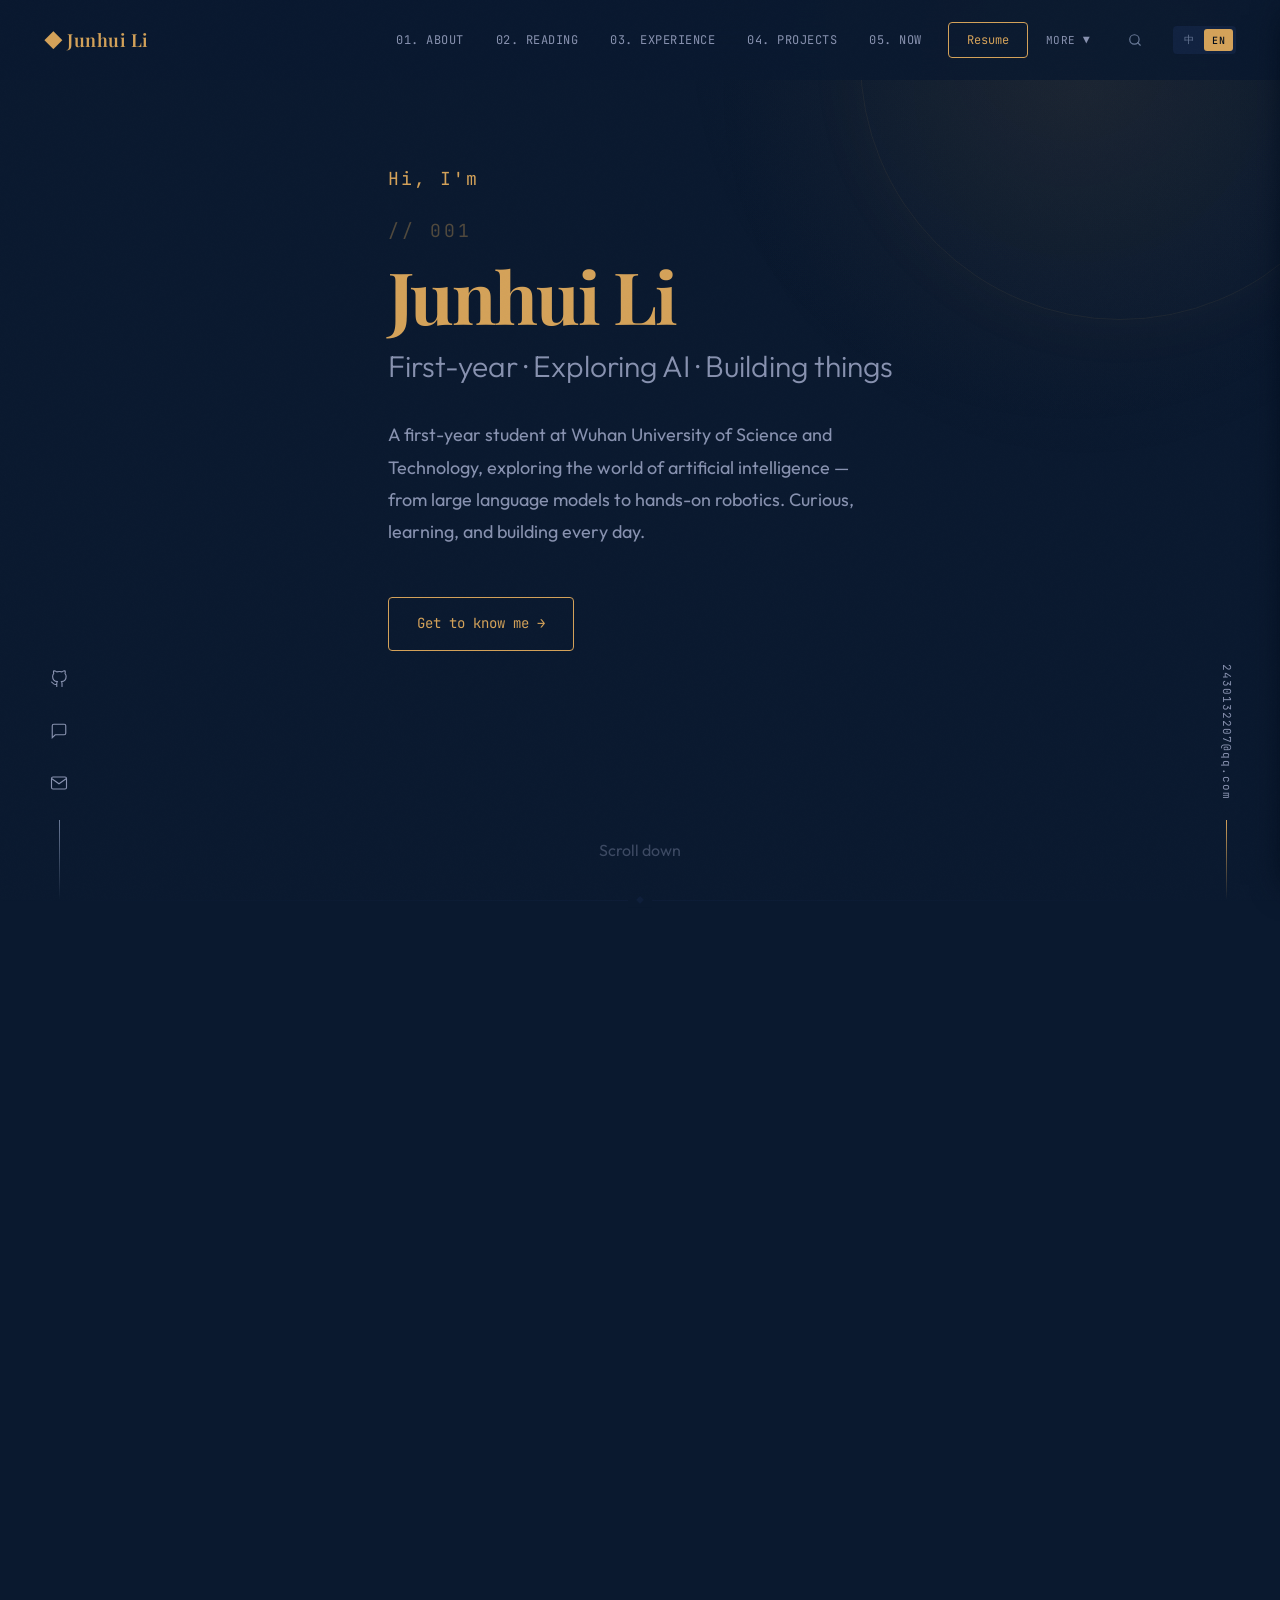
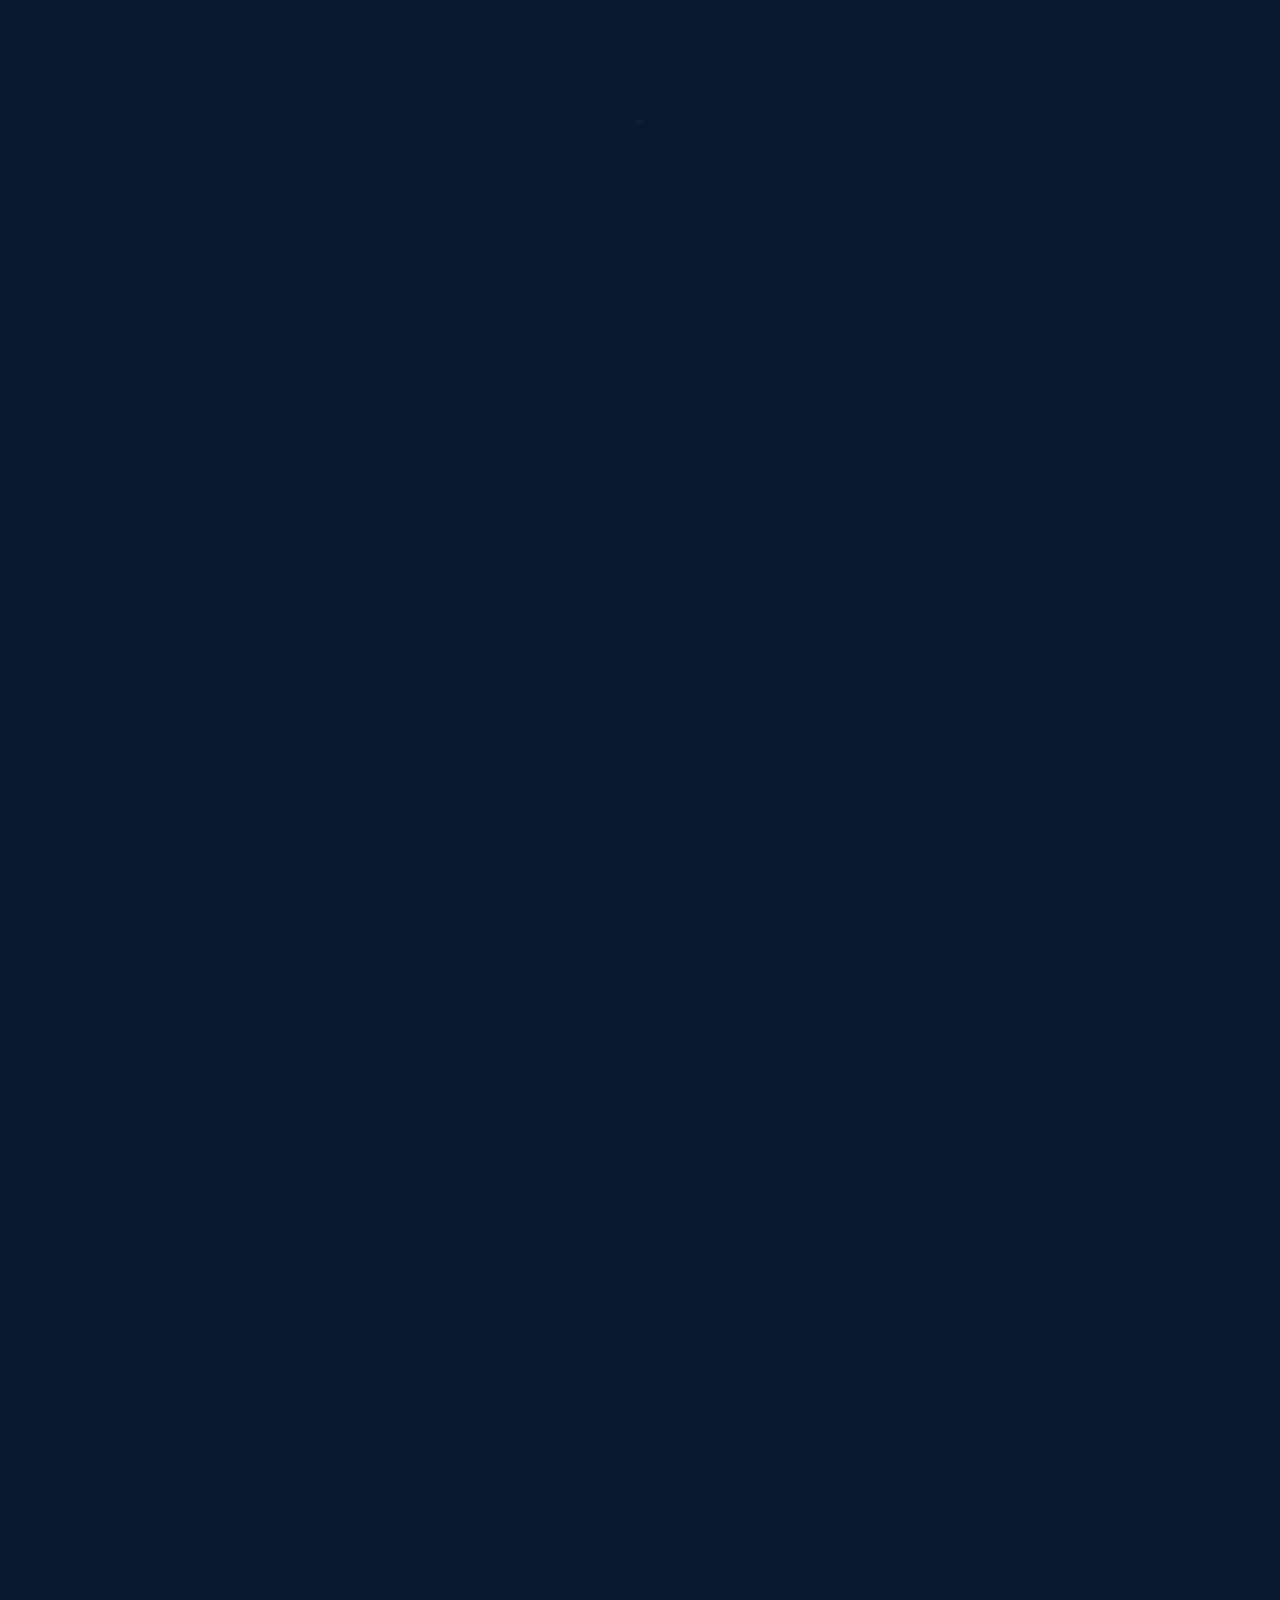
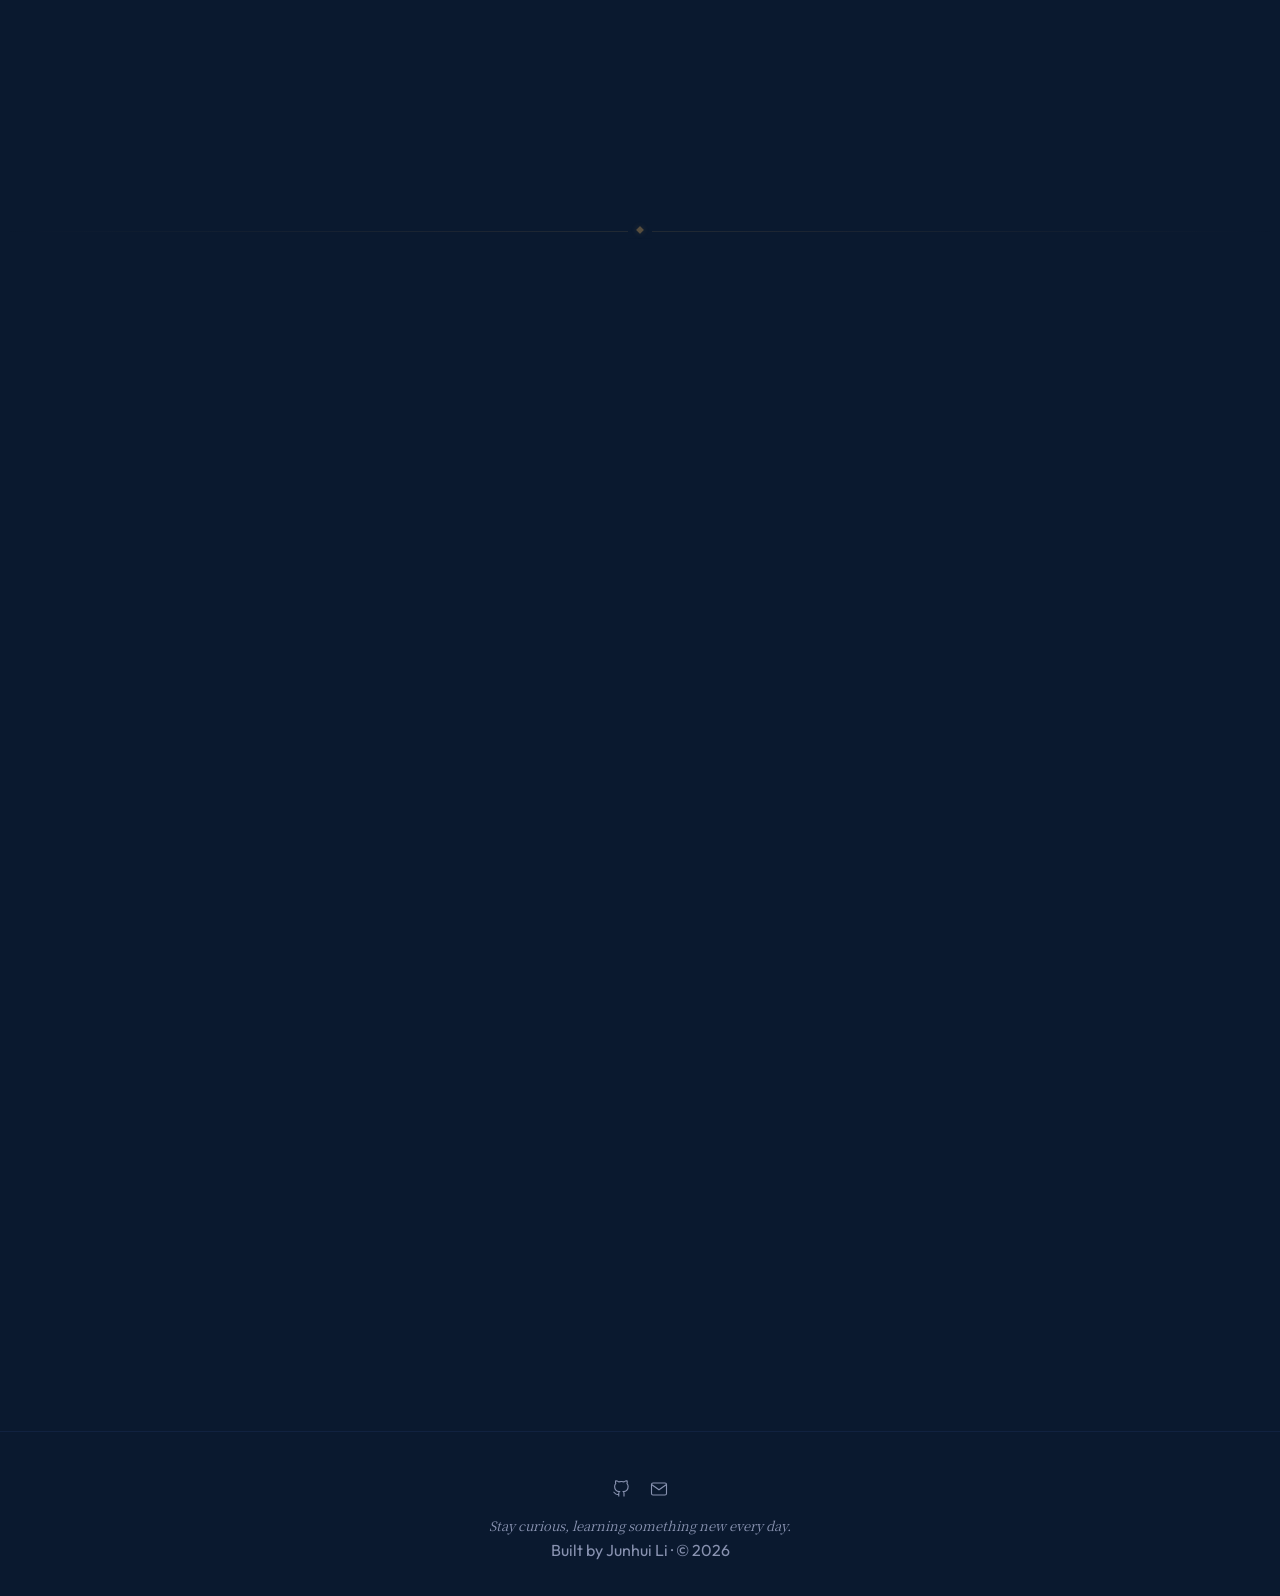
<file: index.html>
<!DOCTYPE html>
<html lang="zh-CN">
<head>
<meta charset="UTF-8">
<meta name="viewport" content="width=device-width, initial-scale=1.0">
<title data-en="Junhui Li · Personal Homepage" data-zh="李军辉 · 个人主页">李军辉 · 个人主页</title>
<meta name="description" content="李军辉 (Junhui Li) 的 AI 学习主页。武汉科技大学人工智能科创大一学生，探索大模型、机器人与开源。">
<meta name="keywords" content="李军辉, Junhui Li, 武汉科技大学, AI, 人工智能, 机器人, DeepSeek">
<meta name="author" content="Junhui Li (李军辉)">
<meta name="theme-color" content="#0a192f">
<link rel="canonical" href="https://zero-ljh.github.io/">
<link rel="manifest" href="/manifest.json">

<!-- Hreflang -->
<link rel="alternate" hreflang="zh-CN" href="https://zero-ljh.github.io/">
<link rel="alternate" hreflang="en" href="https://zero-ljh.github.io/?lang=en">
<link rel="alternate" hreflang="x-default" href="https://zero-ljh.github.io/">

<!-- Open Graph -->
<meta property="og:type" content="website">
<meta property="og:url" content="https://zero-ljh.github.io/">
<meta property="og:title" content="李军辉 · Junhui Li — Personal Homepage">
<meta property="og:description" content="李军辉 (Junhui Li) 的 AI 学习主页。武汉科技大学人工智能科创大一学生。">
<meta property="og:image" content="https://zero-ljh.github.io/assets/images/og-image.png">

<!-- Twitter Card -->
<meta property="twitter:card" content="summary_large_image">
<meta property="twitter:title" content="李军辉 · Junhui Li — Personal Homepage">
<meta property="twitter:description" content="李军辉 (Junhui Li) 的 AI 学习主页。武汉科技大学人工智能科创大一学生。">

<!-- Favicon -->
<link rel="icon" type="image/svg+xml" href="/icon.svg">
<link rel="preconnect" href="https://fonts.googleapis.com">
<link rel="preconnect" href="https://fonts.gstatic.com" crossorigin>
<link href="https://fonts.googleapis.com/css2?family=Playfair+Display:ital,wght@0,400;0,600;0,700;1,400&family=Outfit:wght@300;400;500;600&family=JetBrains+Mono:wght@300;400;500&family=Noto+Serif+SC:wght@400;600;700&family=Noto+Sans+SC:wght@300;400;500&display=swap" rel="stylesheet">
<link rel="stylesheet" href="css/style.css?v=3">

<!-- JSON-LD Structured Data -->
<script type="application/ld+json">
{
  "@context": "https://schema.org",
  "@type": "Person",
  "name": "Junhui Li",
  "alternateName": "李军辉",
  "url": "https://zero-ljh.github.io/",
  "image": "https://zero-ljh.github.io/assets/images/og-image.png",
  "jobTitle": "Student",
  "affiliation": {
    "@type": "Organization",
    "name": "Wuhan University of Science and Technology"
  },
  "knowsAbout": ["Artificial Intelligence", "Robotics", "Large Language Models", "Python"],
  "sameAs": ["https://github.com/Zero-Ljh"]
}
</script>
<script type="application/ld+json">
{
  "@context": "https://schema.org",
  "@type": "WebSite",
  "name": "Junhui Li · Personal Homepage",
  "url": "https://zero-ljh.github.io/",
  "inLanguage": ["zh-CN", "en"],
  "author": { "@type": "Person", "name": "Junhui Li" }
}
</script>
</head>
<body>
<noscript>
  <div style="position:fixed;inset:0;z-index:99999;background:#0a192f;display:flex;align-items:center;justify-content:center;flex-direction:column;gap:12px;padding:40px;text-align:center">
    <p style="font-family:'Playfair Display',Georgia,serif;font-size:48px;color:#d4a259">◇</p>
    <p style="font-family:'Outfit','Noto Sans SC',sans-serif;font-size:14px;color:#8892b0">请启用 JavaScript 获得完整体验</p>
    <p style="font-family:'Outfit','Noto Sans SC',sans-serif;font-size:12px;color:#495670">Please enable JavaScript for the full experience</p>
  </div>
</noscript>
<div id="loader" role="status" aria-label="Loading">
  <div class="loader-diamond">◇</div>
</div>
<a href="#main-content" class="skip-to-content" data-zh="跳到内容" data-en="Skip to content">Skip to content</a>

<!-- Sidebar -->
<div class="sidebar">
  <a href="https://github.com/Zero-Ljh" target="_blank" rel="noreferrer" aria-label="GitHub">
    <svg width="18" height="18" viewBox="0 0 24 24" fill="none" stroke="currentColor" stroke-width="1.5" stroke-linecap="round" stroke-linejoin="round"><path d="M9 19c-5 1.5-5-2.5-7-3m14 6v-3.87a3.37 3.37 0 0 0-.94-2.61c3.14-.35 6.44-1.54 6.44-7A5.44 5.44 0 0 0 20 4.77 5.07 5.07 0 0 0 19.91 1S18.73.65 16 2.48a13.38 13.38 0 0 0-7 0C6.27.65 5.09 1 5.09 1A5.07 5.07 0 0 0 5 4.77a5.44 5.44 0 0 0-1.5 3.78c0 5.42 3.3 6.61 6.44 7A3.37 3.37 0 0 0 9 18.13V22"/></svg>
  </a>
  <a href="tencent://message/?uin=2430132207" aria-label="QQ">
    <svg width="18" height="18" viewBox="0 0 24 24" fill="none" stroke="currentColor" stroke-width="1.5"><path d="M21 15a2 2 0 0 1-2 2H7l-4 4V5a2 2 0 0 1 2-2h14a2 2 0 0 1 2 2z"/></svg>
  </a>
  <a href="mailto:2430132207@qq.com" aria-label="Email">
    <svg width="18" height="18" viewBox="0 0 24 24" fill="none" stroke="currentColor" stroke-width="1.5"><path d="M4 4h16c1.1 0 2 .9 2 2v12c0 1.1-.9 2-2 2H4c-1.1 0-2-.9-2-2V6c0-1.1.9-2 2-2z"/><polyline points="22,6 12,13 2,6"/></svg>
  </a>
</div>

<div class="email-side">
  <a href="mailto:2430132207@qq.com">2430132207@qq.com</a>
</div>

<!-- Nav -->
<nav id="nav" aria-label="Main navigation">
  <a href="#" class="nav-logo" data-en="◆ Junhui Li" data-zh="◆ 李军辉">◆ 李军辉</a>
  <div class="nav-links" id="nav-links"></div>
  <button class="search-toggle search-toggle-mob" onclick="openSearch()" aria-label="Search" title="Search">
    <svg width="16" height="16" viewBox="0 0 24 24" fill="none" stroke="currentColor" stroke-width="2" stroke-linecap="round" stroke-linejoin="round"><circle cx="11" cy="11" r="8"/><line x1="21" y1="21" x2="16.65" y2="16.65"/></svg>
  </button>
  <button class="hamburger" id="hamburger" aria-label="Toggle menu" aria-expanded="false">
    <span class="hamburger-bar"></span>
    <span class="hamburger-bar"></span>
    <span class="hamburger-bar"></span>
  </button>
</nav>

<!-- Mobile Menu -->
<div class="mobile-menu" id="mobile-menu" role="dialog" aria-modal="true" aria-label="Navigation menu">
  <div class="mobile-links" id="mobile-links"></div>
  <div class="mobile-lang">
    <button onclick="setLang('zh')" class="lang-btn active" id="mobile-lang-zh">中</button>
    <button onclick="setLang('en')" class="lang-btn" id="mobile-lang-en">EN</button>
  </div>
</div>

<!-- Main Content -->
<div id="main-content">

<!-- Hero -->
<section class="hero">
  <div class="container">
    <p class="hero-overline" data-en="Hi, I'm" data-zh="你好，我是">你好，我是</p>
    <p class="hero-number" aria-hidden="true">//&nbsp;001</p>
    <h1><em data-en="Junhui Li" data-zh="李军辉">李军辉</em></h1>
    <p class="sub" data-en="First-year · Exploring AI · Building things" data-zh="大一学生 · 探索 AI · 动手实践">大一学生 · 探索 AI · 动手实践</p>
    <p data-en="A first-year student at Wuhan University of Science and Technology, exploring the world of artificial intelligence — from large language models to hands-on robotics. Curious, learning, and building every day." data-zh="武汉科技大学大一学生，正在探索 AI 的世界——从大语言模型到机器人实践。保持好奇，每天都在学新东西。">武汉科技大学大一学生，正在探索 AI 的世界——从大语言模型到机器人实践。保持好奇，每天都在学新东西。</p>
    <a href="#about-detail" class="cta"><span data-en="Get to know me →" data-zh="认识我 →">认识我 →</span></a>
      <a href="#now" class="status-indicator" id="status-indicator" title="View what I'm doing now">
        <span class="status-dot"></span>
        <span class="status-text" data-zh="正在学习 PyTorch 深度学习框架" data-en="Currently learning PyTorch">正在学习 PyTorch 深度学习框架</span>
        <span class="status-arrow">→</span>
      </a>
      <blockquote class="hero-quote" data-zh="先思考，后行动。减少无效跑动，站好位置，学会阅读。" data-en="Think first, act second. Cut wasted motion — read the field, hold your position.">
        先思考，后行动。减少无效跑动，站好位置，学会阅读。
      </blockquote>
      <div class="scroll-indicator" onclick="scrollToAbout()" data-zh="向下滚动" data-en="Scroll down" aria-label="Scroll to content">
        <span class="scroll-indicator-text" data-zh="向下滚动" data-en="Scroll down">向下滚动</span>
        <svg class="scroll-indicator-arrow" width="16" height="16" viewBox="0 0 24 24" fill="none" stroke="currentColor" stroke-width="2" stroke-linecap="round" stroke-linejoin="round"><line x1="12" y1="5" x2="12" y2="19"/><polyline points="19 12 12 19 5 12"/></svg>
      </div>
  </div>
</section>

<div class="section-divider"></div>

<!-- About -->
<section id="about" class="section container reveal">
  <div class="section-heading">
    <span class="number">01.</span>
    <h2 data-en="About" data-zh="关于我">ABOUT</h2>
    <span class="tag" data-en="Freshman · AI" data-zh="大一 · 人工智能">大一 · 人工智能</span>
  </div>
  <div class="about-grid" id="about-content"></div>
</section>

<!-- Reading -->
<section id="reading" class="section container reveal">
  <div class="section-heading">
    <span class="number">02.</span>
    <h2 data-en="Reading Log" data-zh="阅读记录">READING</h2>
    <span class="tag" data-en="LLM News · Thoughts" data-zh="大模型动态 · 思考">大模型动态 · 思考</span>
  </div>
  <p id="reading-intro" style="font-size:var(--fz-md);color:var(--slate);margin-bottom:24px;max-width:600px"></p>
  <div class="reading-list" id="reading-list"></div>
</section>

<div class="section-divider"></div>

<!-- Experience -->
<section id="experience" class="section container reveal">
  <div class="section-heading">
    <span class="number">03.</span>
    <h2 data-en="Experience" data-zh="经历">EXPERIENCE</h2>
  </div>
  <div id="exp-container"></div>
</section>

<!-- Projects -->
<section id="projects" class="section container reveal">
  <div class="section-heading">
    <span class="number">04.</span>
    <h2 data-en="Projects" data-zh="项目">PROJECTS</h2>
  </div>
  <div id="projects-list"></div>
</section>

<section id="now" class="section secondary container reveal">
  <div class="section-heading">
    <span class="number">—</span>
    <h2>/NOW</h2>
    <span class="tag" data-en="Updated Apr 2026" data-zh="2026年4月更新">2026年4月更新</span>
  </div>
  <p id="now-intro" style="font-size:var(--fz-md);color:var(--dark-slate);margin-bottom:32px;max-width:600px"></p>
  <div class="now-grid" id="now-grid"></div>
</section>

<div class="section-divider accent"></div>

<!-- Contact -->
<section id="contact" class="section container reveal">
  <div class="contact-wrap">
    <p class="overline" data-en="Get in touch" data-zh="联系我">联系我</p>
    <h2 data-en="Let's connect!" data-zh="一起聊聊？">一起聊聊？</h2>
    <p data-en="I'm always open to meeting people who share an interest in AI, robotics, or just want to chat about technology. Whether you're a fellow student or a professor — let's talk." data-zh="我始终乐于结识对 AI、机器人感兴趣的人，或者只是想聊技术。无论你是同学还是老师——很期待交流。">我始终乐于结识对 AI、机器人感兴趣的人，或者只是想聊技术。无论你是同学还是老师——很期待交流。</p>
    <a href="mailto:2430132207@qq.com" class="cta"><span data-en="Say Hello →" data-zh="发邮件 →">发邮件 →</span></a>
    <div class="form-separator" data-zh="或直接留言" data-en="Or leave a message"></div>
    <form class="contact-form" action="https://formspree.io/f/xoypbljg" method="POST">
      <input type="text" name="name" placeholder="你的名字 / Your name" required data-zh-placeholder="你的名字" data-en-placeholder="Your name">
      <input type="email" name="email" placeholder="你的邮箱 / Your email" required data-zh-placeholder="你的邮箱" data-en-placeholder="Your email">
      <textarea name="message" placeholder="留言内容 / Your message" required data-zh-placeholder="留言内容" data-en-placeholder="Your message" rows="5"></textarea>
      <button type="submit"><span data-en="Send →" data-zh="发送 →">发送 →</span></button>
    </form>
  </div>
</section>

<footer>
  <div class="social">
    <a href="https://github.com/Zero-Ljh" target="_blank" title="GitHub" aria-label="GitHub">
      <svg width="18" height="18" viewBox="0 0 24 24" fill="none" stroke="currentColor" stroke-width="1.5"><path d="M9 19c-5 1.5-5-2.5-7-3m14 6v-3.87a3.37 3.37 0 0 0-.94-2.61c3.14-.35 6.44-1.54 6.44-7A5.44 5.44 0 0 0 20 4.77 5.07 5.07 0 0 0 19.91 1S18.73.65 16 2.48a13.38 13.38 0 0 0-7 0C6.27.65 5.09 1 5.09 1A5.07 5.07 0 0 0 5 4.77a5.44 5.44 0 0 0-1.5 3.78c0 5.42 3.3 6.61 6.44 7A3.37 3.37 0 0 0 9 18.13V22"/></svg>
    </a>
    <a href="mailto:2430132207@qq.com" title="Email" aria-label="Email">
      <svg width="18" height="18" viewBox="0 0 24 24" fill="none" stroke="currentColor" stroke-width="1.5"><path d="M4 4h16c1.1 0 2 .9 2 2v12c0 1.1-.9 2-2 2H4c-1.1 0-2-.9-2-2V6c0-1.1.9-2 2-2z"/><polyline points="22,6 12,13 2,6"/></svg>
    </a>
  </div>
  <p class="footer-tagline" data-zh="保持好奇，每天都在学新东西。" data-en="Stay curious, learning something new every day.">保持好奇，每天都在学新东西。</p>
  <p data-en="Built by Junhui Li · © 2026" data-zh="李军辉 · © 2026">李军辉 · © 2026</p>
</footer>

</div><!-- /main-content -->

<!-- Search Overlay -->
<div id="search-overlay" class="search-overlay" role="dialog" aria-modal="true" aria-label="Search" onclick="if(event.target===event.currentTarget)closeSearch()">
  <div class="search-modal" onclick="event.stopPropagation()">
    <div class="search-header">
      <svg width="16" height="16" viewBox="0 0 24 24" fill="none" stroke="currentColor" stroke-width="2" stroke-linecap="round" stroke-linejoin="round" style="color:var(--gold);flex-shrink:0"><circle cx="11" cy="11" r="8"/><line x1="21" y1="21" x2="16.65" y2="16.65"/></svg>
      <input type="text" id="search-input" class="search-input" placeholder="搜索..." data-zh-placeholder="搜索..." data-en-placeholder="Search..." autocomplete="off">
      <span class="search-hint-kbd">⌘K</span>
      <button class="search-close" onclick="closeSearch()" aria-label="Close">
        <svg width="18" height="18" viewBox="0 0 24 24" fill="none" stroke="currentColor" stroke-width="2" stroke-linecap="round" stroke-linejoin="round"><line x1="18" y1="6" x2="6" y2="18"/><line x1="6" y1="6" x2="18" y2="18"/></svg>
      </button>
    </div>
    <div class="search-results" id="search-results">
      <p class="search-hint" data-zh="输入关键词开始搜索" data-en="Type to search">输入关键词开始搜索</p>
    </div>
    <div class="search-footer">
      <span class="search-kbd"><kbd>Ctrl+K</kbd> <span data-zh="搜索" data-en="Search">搜索</span></span>
      <span class="search-kbd"><kbd>Esc</kbd> <span data-zh="关闭" data-en="Close">关闭</span></span>
    </div>
  </div>
</div>

<!-- Route anchors for link checker (handled by router.js) -->
<div hidden aria-hidden="true">
  <span id="about-detail"></span>
  <span id="research"></span>
  <span id="creative"></span>
  <span id="life"></span>
  <span id="toolbox"></span>
  <span id="blog"></span>
  <span id="archive"></span>
  <span id="resume"></span>
  <span id="resources"></span>
  <span id="tags"></span>
  <span id="gallery"></span>
  <span id="photography"></span>
  <span id="ppt"></span>
  <span id="notebook"></span>
  <span id="other-projects"></span>
</div>

<!-- Sub View -->
<div id="sub-view" class="view-hidden" role="region" aria-label="Content page"></div>

<!-- Scripts -->
<script src="js/data.js?v=3"></script>
<script src="js/data-loader.js?v=3"></script>
<script src="js/i18n.js?v=3"></script>
<script src="js/main.js?v=3"></script>
<script src="js/photography.js?v=2"></script>
<script src="js/router.js?v=4"></script>

<!-- PWA: 注册 Service Worker（仅生产环境） -->
<script>
if ("serviceWorker" in navigator) {
  var isProduction = location.hostname === "zero-ljh.github.io";
  if (isProduction) {
    window.addEventListener("load", function () {
      // 清理旧版 SW 缓存，强制注册新版本
      navigator.serviceWorker.getRegistrations().then(function(regs) {
        regs.forEach(function(r) { r.unregister(); });
        return navigator.serviceWorker.register("/sw.js?v=3");
      }).then(function (reg) {
        console.log("[SW] Registered, scope:", reg.scope);
      }).catch(function (err) {
        console.warn("[SW] Registration failed:", err);
      });
    });
  } else {
    console.log("[SW] Skipped (local/dev environment)");
  }
}
</script>
</body>
</html>
</file>
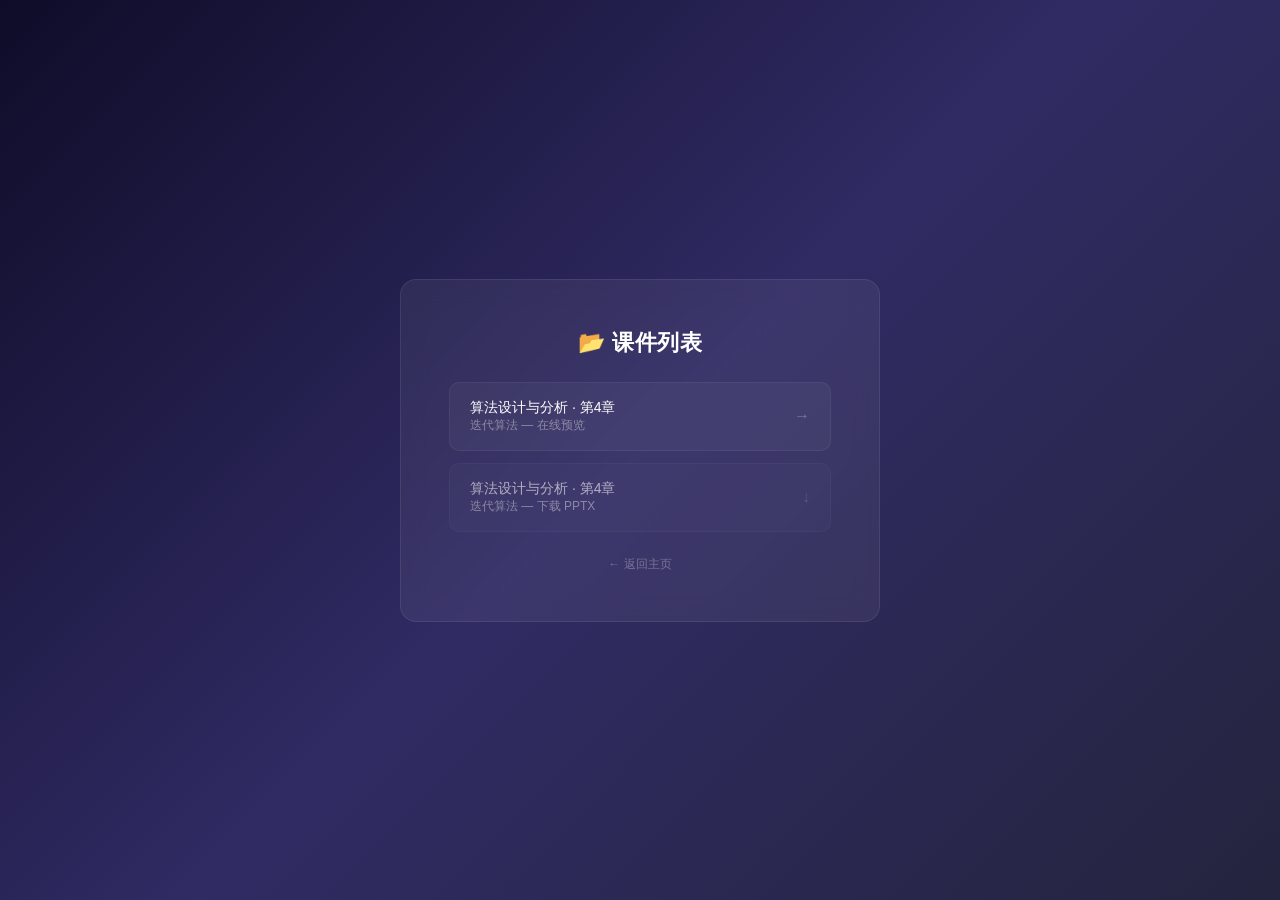
<file: ppt/index.html>
<!DOCTYPE html>
<html lang="zh-CN">
<head>
<meta charset="UTF-8">
<meta name="viewport" content="width=device-width, initial-scale=1">
<title>课件</title>
<style>
  *{margin:0;padding:0;box-sizing:border-box}
  body{font-family:'Outfit','Noto Sans SC',-apple-system,sans-serif;background:linear-gradient(135deg,#0f0c29,#302b63,#24243e);min-height:100vh;display:flex;align-items:center;justify-content:center;color:#fff;padding:24px}
  .card{background:rgba(255,255,255,0.06);backdrop-filter:blur(12px);border-radius:16px;padding:48px;max-width:480px;width:100%;border:1px solid rgba(255,255,255,0.08)}
  h1{font-size:22px;font-weight:600;margin-bottom:24px;letter-spacing:0.5px;text-align:center}
  .list{display:flex;flex-direction:column;gap:12px}
  .item{display:flex;align-items:center;justify-content:space-between;padding:16px 20px;border-radius:10px;background:rgba(255,255,255,0.04);border:1px solid rgba(255,255,255,0.06);text-decoration:none;color:#fff;transition:all 0.2s}
  .item:hover{background:rgba(255,255,255,0.08);transform:translateY(-2px)}
  .item .name{font-size:14px;font-weight:500}
  .item .meta{font-size:12px;color:rgba(255,255,255,0.4)}
  .item .arrow{color:rgba(255,255,255,0.3);font-size:16px}
  .empty{text-align:center;padding:40px 0;color:rgba(255,255,255,0.3);font-size:14px}
  .back{display:block;margin-top:24px;text-align:center;font-size:12px;color:rgba(255,255,255,0.3);text-decoration:none}
  .back:hover{color:rgba(255,255,255,0.6)}
</style>
</head>
<body>
<div class="card">
  <h1>📂 课件列表</h1>
  <div class="list" id="slide-list">
    <a href="https://github.com/Zero-Ljh/Zero-Ljh.github.io/blob/main/ppt/%E7%AE%97%E6%B3%95%E8%AE%BE%E8%AE%A1%E4%B8%8E%E5%88%86%E6%9E%90_%E7%AC%AC4%E7%AB%A0.pptx" target="_blank" class="item">
      <div>
        <div class="name">算法设计与分析 · 第4章</div>
        <div class="meta">迭代算法 — 在线预览</div>
      </div>
      <span class="arrow">→</span>
    </a>
    <a href="%E7%AE%97%E6%B3%95%E8%AE%BE%E8%AE%A1%E4%B8%8E%E5%88%86%E6%9E%90_%E7%AC%AC4%E7%AB%A0.pptx" download class="item" style="border-color:rgba(255,255,255,0.03);background:rgba(255,255,255,0.02)">
      <div>
        <div class="name" style="color:rgba(255,255,255,0.6)">算法设计与分析 · 第4章</div>
        <div class="meta">迭代算法 — 下载 PPTX</div>
      </div>
      <span class="arrow" style="color:rgba(255,255,255,0.15)">↓</span>
    </a>
  </div>
  <a href="/" class="back">← 返回主页</a>
</div>
</body>
</html>
</file>
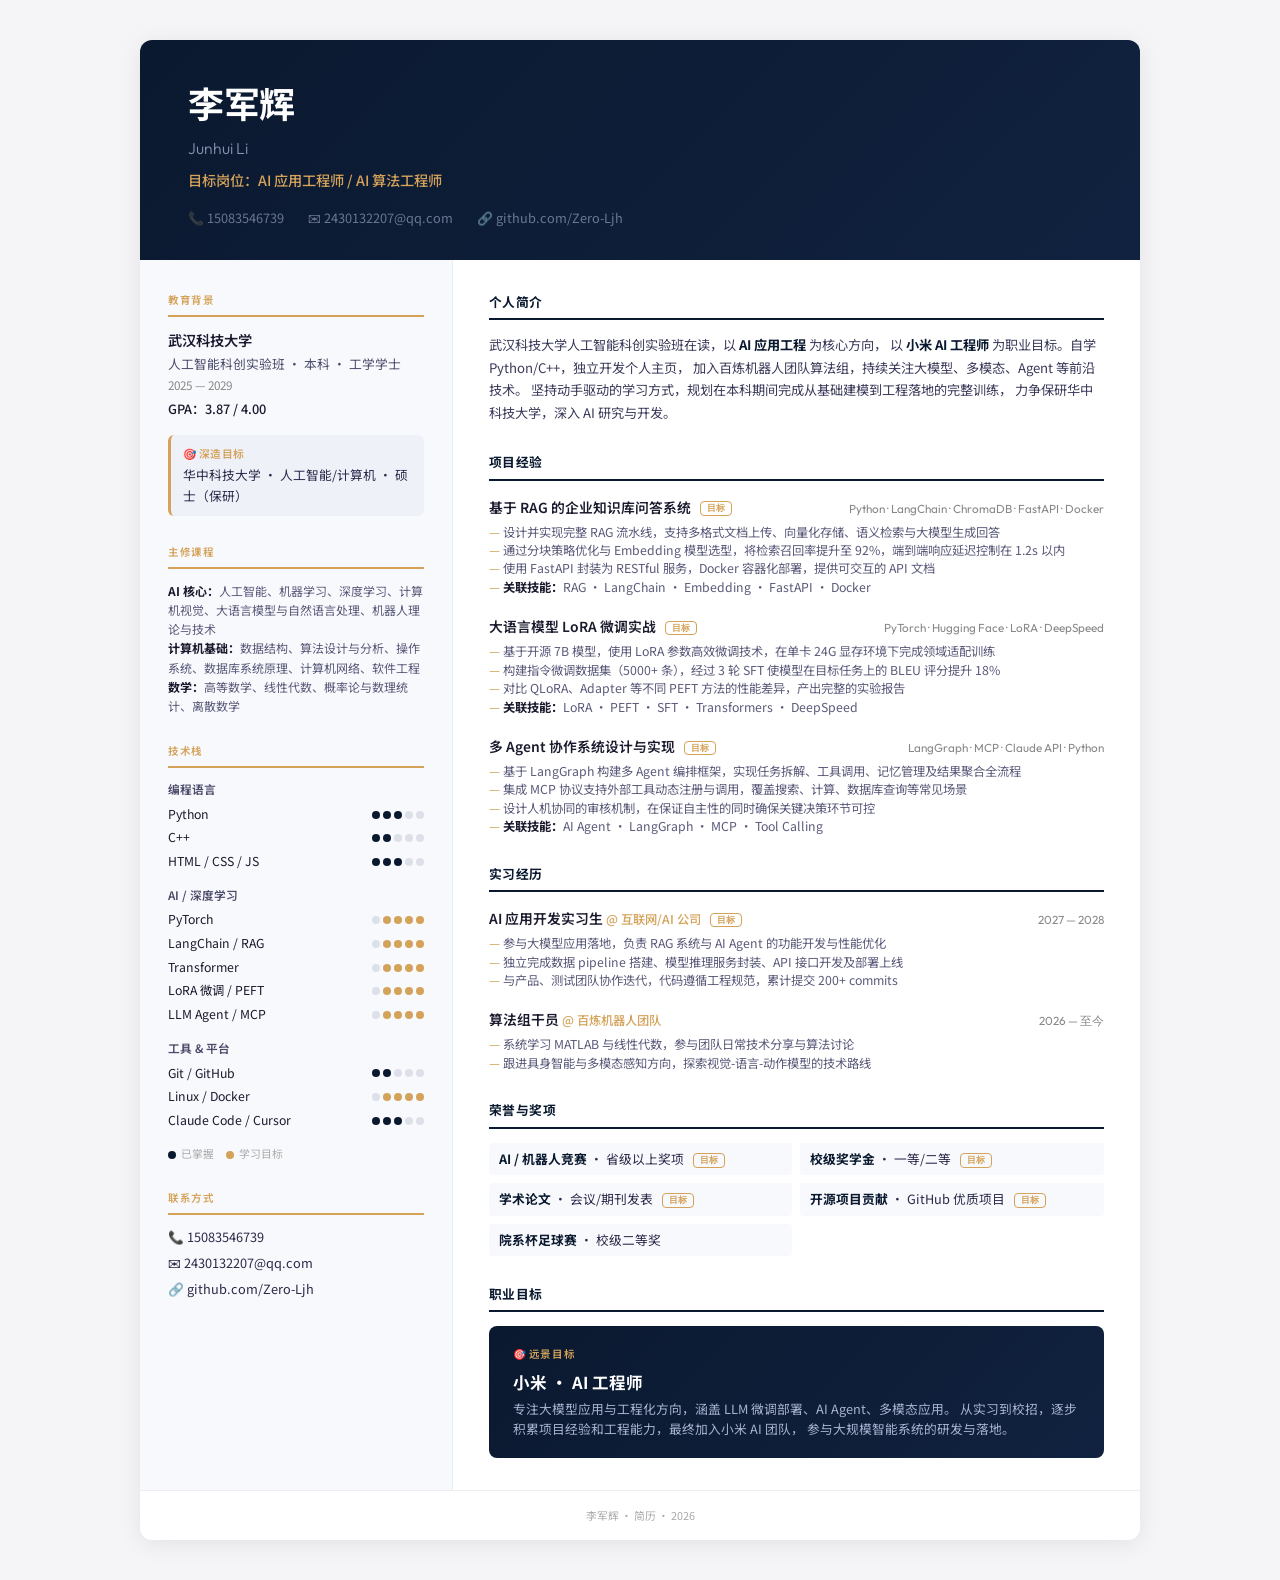
<file: resume/index.html>
<!DOCTYPE html>
<html lang="zh-CN">
<head>
<meta charset="UTF-8">
<meta name="viewport" content="width=device-width, initial-scale=1.0">
<title>李军辉 · 简历</title>
<link href="https://fonts.googleapis.com/css2?family=Outfit:wght@300;400;500;600;700&family=Noto+Sans+SC:wght@300;400;500;700&family=JetBrains+Mono:wght@400;500&display=swap" rel="stylesheet">
<style>
/* ===== Reset & Base ===== */
*, *::before, *::after { box-sizing: border-box; margin: 0; padding: 0; }
html { font-size: 15px; -webkit-print-color-adjust: exact; print-color-adjust: exact; }
body {
  font-family: 'Noto Sans SC', 'Outfit', sans-serif;
  color: #1a1a2e;
  background: #f5f5f7;
  line-height: 1.6;
  padding: 40px 20px;
}

/* ===== Container ===== */
.resume {
  max-width: 1000px;
  margin: 0 auto;
  background: #fff;
  box-shadow: 0 4px 24px rgba(0,0,0,0.08);
  border-radius: 12px;
  overflow: hidden;
}

/* ===== Top Bar (Navy) ===== */
.top-bar {
  background: linear-gradient(135deg, #0a192f 0%, #112240 100%);
  padding: 36px 48px 32px;
  color: #fff;
}
.top-bar h1 {
  font-family: 'Outfit', 'Noto Sans SC', sans-serif;
  font-size: 2.4rem;
  font-weight: 700;
  letter-spacing: -0.01em;
  margin-bottom: 2px;
}
.top-bar .name-en {
  font-family: 'Outfit', sans-serif;
  font-size: 1.05rem;
  font-weight: 300;
  color: #8892b0;
  margin-bottom: 8px;
}
.top-bar .title {
  font-size: 0.95rem;
  color: #d4a259;
  font-weight: 500;
  margin-bottom: 16px;
}
.top-bar .contact {
  display: flex;
  flex-wrap: wrap;
  gap: 8px 24px;
  font-size: 0.85rem;
  color: #a8b2d1;
}
.top-bar .contact a {
  color: #a8b2d1;
  text-decoration: none;
  transition: color 0.2s;
}
.top-bar .contact a:hover { color: #d4a259; }
.top-bar .contact span { opacity: 0.6; }

/* ===== Body Layout ===== */
.body-wrap {
  display: grid;
  grid-template-columns: 1fr 2.2fr;
  gap: 0;
}

/* ===== Sidebar ===== */
.sidebar {
  background: #f8f9fc;
  padding: 32px 28px;
  border-right: 1px solid #e8ecf4;
}
.sidebar-section {
  margin-bottom: 28px;
}
.sidebar-section:last-child { margin-bottom: 0; }
.sidebar-title {
  font-family: 'Outfit', 'Noto Sans SC', sans-serif;
  font-size: 0.7rem;
  font-weight: 600;
  letter-spacing: 0.06em;
  color: #d4a259;
  text-transform: uppercase;
  margin-bottom: 12px;
  padding-bottom: 6px;
  border-bottom: 2px solid #d4a259;
}

/* ===== Education ===== */
.edu-item { margin-bottom: 16px; }
.edu-item:last-child { margin-bottom: 0; }
.edu-school {
  font-weight: 600;
  font-size: 0.95rem;
  color: #1a1a2e;
}
.edu-major {
  font-size: 0.85rem;
  color: #4a4a6a;
  margin: 2px 0;
}
.edu-date {
  font-size: 0.78rem;
  color: #888;
}
.edu-target {
  margin-top: 10px;
  padding: 10px 12px;
  background: #eef1f8;
  border-radius: 6px;
  border-left: 3px solid #d4a259;
}
.edu-target-label {
  font-size: 0.72rem;
  font-weight: 600;
  color: #d4a259;
  text-transform: uppercase;
  letter-spacing: 0.04em;
  margin-bottom: 3px;
}
.edu-target-text {
  font-size: 0.85rem;
  color: #2a2a4a;
}

/* ===== Skills ===== */
.skill-group { margin-bottom: 14px; }
.skill-group:last-child { margin-bottom: 0; }
.skill-group-label {
  font-size: 0.78rem;
  font-weight: 600;
  color: #4a4a6a;
  margin-bottom: 6px;
}
.skill-item {
  display: flex;
  align-items: center;
  justify-content: space-between;
  margin-bottom: 4px;
  font-size: 0.82rem;
}
.skill-name { color: #1a1a2e; }
.skill-dots { display: flex; gap: 3px; }
.dot { width: 8px; height: 8px; border-radius: 50%; background: #dde0e8; }
.dot.filled { background: #0a192f; }
.dot.target { background: #d4a259; }

/* ===== Contact Info ===== */
.contact-info p {
  font-size: 0.85rem;
  margin-bottom: 6px;
  color: #2a2a4a;
}
.contact-info a {
  color: #2a2a4a;
  text-decoration: none;
}
.contact-info a:hover { color: #d4a259; }

/* ===== Main Content ===== */
.main-content {
  padding: 32px 36px;
}
.main-section {
  margin-bottom: 28px;
}
.main-section:last-child { margin-bottom: 0; }
.main-title {
  font-family: 'Outfit', 'Noto Sans SC', sans-serif;
  font-size: 0.85rem;
  font-weight: 700;
  letter-spacing: 0.05em;
  color: #0a192f;
  text-transform: uppercase;
  margin-bottom: 14px;
  padding-bottom: 6px;
  border-bottom: 2px solid #0a192f;
  display: flex;
  align-items: center;
  gap: 8px;
}
.main-title .badge {
  font-family: 'Outfit', sans-serif;
  font-size: 0.6rem;
  font-weight: 500;
  background: #d4a259;
  color: #fff;
  padding: 2px 8px;
  border-radius: 10px;
  text-transform: none;
  letter-spacing: normal;
}
.target-tag {
  display: inline-block;
  font-family: 'Outfit', sans-serif;
  font-size: 0.6rem;
  font-weight: 600;
  color: #d4a259;
  border: 1.5px solid #d4a259;
  padding: 0 6px;
  border-radius: 4px;
  margin-left: 6px;
  line-height: 1.4;
  vertical-align: middle;
}

/* ===== Profile ===== */
.profile-text {
  font-size: 0.88rem;
  color: #3a3a5a;
  line-height: 1.7;
}
.profile-text strong { color: #0a192f; }

/* ===== Blueprint Timeline ===== */
.blueprint-timeline {
  position: relative;
  padding-left: 28px;
}
.blueprint-timeline::before {
  content: '';
  position: absolute;
  left: 6px;
  top: 4px;
  bottom: 4px;
  width: 2px;
  background: linear-gradient(to bottom, #0a192f, #d4a259);
}
.blueprint-item {
  position: relative;
  margin-bottom: 20px;
  padding-left: 16px;
}
.blueprint-item:last-child { margin-bottom: 0; }
.blueprint-item::before {
  content: '';
  position: absolute;
  left: -24px;
  top: 5px;
  width: 12px;
  height: 12px;
  border-radius: 50%;
  background: #0a192f;
  border: 2px solid #fff;
}
.blueprint-item.target::before {
  background: #d4a259;
  box-shadow: 0 0 0 3px rgba(212,162,89,0.2);
}
.blueprint-period {
  font-size: 0.72rem;
  font-weight: 600;
  color: #d4a259;
  text-transform: uppercase;
  letter-spacing: 0.04em;
}
.blueprint-heading {
  font-size: 0.92rem;
  font-weight: 600;
  color: #1a1a2e;
  margin: 2px 0 4px;
}
.blueprint-desc {
  font-size: 0.82rem;
  color: #5a5a7a;
  line-height: 1.5;
}
.blueprint-item.target .blueprint-heading { color: #b8860b; }

/* ===== Experience ===== */
.exp-item {
  margin-bottom: 18px;
}
.exp-item:last-child { margin-bottom: 0; }
.exp-header {
  display: flex;
  justify-content: space-between;
  align-items: baseline;
  flex-wrap: wrap;
  gap: 4px;
}
.exp-title {
  font-size: 0.92rem;
  font-weight: 600;
  color: #1a1a2e;
}
.exp-org {
  font-size: 0.82rem;
  color: #d4a259;
  font-weight: 500;
}
.exp-date {
  font-size: 0.78rem;
  color: #888;
  font-family: 'Outfit', sans-serif;
}
.exp-desc {
  font-size: 0.82rem;
  color: #5a5a7a;
  margin-top: 4px;
  line-height: 1.5;
}
.exp-list {
  list-style: none;
  margin-top: 4px;
}
.exp-list li {
  font-size: 0.82rem;
  color: #5a5a7a;
  line-height: 1.5;
  padding-left: 14px;
  position: relative;
}
.exp-list li::before {
  content: '—';
  position: absolute;
  left: 0;
  color: #d4a259;
}

/* ===== Target Projects (Blueprint style) ===== */
.proj-target {
  background: #f8f9fc;
  border-radius: 6px;
  padding: 14px 16px;
  margin-bottom: 12px;
  border-left: 3px solid #d4a259;
}
.proj-target:last-child { margin-bottom: 0; }
.proj-target-label {
  font-size: 0.7rem;
  font-weight: 600;
  color: #d4a259;
  text-transform: uppercase;
  letter-spacing: 0.04em;
  margin-bottom: 2px;
}
.proj-target-title {
  font-size: 0.9rem;
  font-weight: 600;
  color: #1a1a2e;
}
.proj-target-desc {
  font-size: 0.82rem;
  color: #5a5a7a;
  margin-top: 2px;
}

/* ===== Honors ===== */
.honors-grid {
  display: grid;
  grid-template-columns: 1fr 1fr;
  gap: 8px;
}
.honor-item {
  font-size: 0.85rem;
  color: #2a2a4a;
  padding: 6px 10px;
  background: #f8f9fc;
  border-radius: 4px;
}
.honor-item strong { color: #0a192f; }

/* ===== Target Career ===== */
.career-target {
  background: linear-gradient(135deg, #0a192f, #112240);
  color: #fff;
  padding: 20px 24px;
  border-radius: 8px;
  margin-top: 10px;
}
.career-target-label {
  font-size: 0.7rem;
  font-weight: 600;
  color: #d4a259;
  text-transform: uppercase;
  letter-spacing: 0.06em;
  margin-bottom: 6px;
}
.career-target-title {
  font-size: 1.1rem;
  font-weight: 700;
  margin-bottom: 4px;
}
.career-target-sub {
  font-size: 0.85rem;
  color: #a8b2d1;
  line-height: 1.5;
}

/* ===== Footer ===== */
.footer {
  text-align: center;
  padding: 16px;
  font-size: 0.72rem;
  color: #aaa;
  border-top: 1px solid #eee;
}

/* ===== Print Styles ===== */
@media print {
  body {
    background: #fff;
    padding: 0;
    font-size: 12px;
    -webkit-print-color-adjust: exact;
    print-color-adjust: exact;
  }
  .resume {
    box-shadow: none;
    border-radius: 0;
    max-width: 100%;
  }
  .top-bar {
    padding: 24px 32px 20px;
    -webkit-print-color-adjust: exact;
    print-color-adjust: exact;
  }
  .top-bar h1 { font-size: 1.8rem; }
  .sidebar { padding: 24px 20px; }
  .main-content { padding: 24px 28px; }
  .blueprint-timeline::before { background: #0a192f !important; }
  .career-target { -webkit-print-color-adjust: exact; print-color-adjust: exact; break-inside: avoid; }
  .proj-target { break-inside: avoid; }
  .exp-item { break-inside: avoid; }
  .sidebar-section { break-inside: avoid; }
  .footer { display: none; }
}

/* ===== Responsive ===== */
@media (max-width: 768px) {
  body { padding: 16px; }
  .top-bar { padding: 24px 20px; }
  .top-bar h1 { font-size: 1.6rem; }
  .top-bar .contact { gap: 6px 16px; }
  .body-wrap { grid-template-columns: 1fr; }
  .sidebar { border-right: none; border-bottom: 1px solid #e8ecf4; }
  .main-content { padding: 24px 20px; }
  .honors-grid { grid-template-columns: 1fr; }
}
</style>
</head>
<body>

<div class="resume">

  <!-- ===== Top Bar ===== -->
  <div class="top-bar">
    <h1>李军辉</h1>
    <div class="name-en">Junhui Li</div>
    <div class="title">目标岗位：AI 应用工程师 / AI 算法工程师</div>
    <div class="contact">
      <span>📞 15083546739</span>
      <span>✉ <a href="mailto:2430132207@qq.com">2430132207@qq.com</a></span>
      <span>🔗 <a href="https://github.com/Zero-Ljh" target="_blank">github.com/Zero-Ljh</a></span>
    </div>
  </div>

  <!-- ===== Body ===== -->
  <div class="body-wrap">

    <!-- ===== Sidebar ===== -->
    <div class="sidebar">

      <!-- Education -->
      <div class="sidebar-section">
        <div class="sidebar-title">教育背景</div>
        <div class="edu-item">
          <div class="edu-school">武汉科技大学</div>
          <div class="edu-major">人工智能科创实验班 · 本科 · 工学学士</div>
          <div class="edu-date">2025 — 2029</div>
          <div style="font-size:0.85rem;color:#1a1a2e;font-weight:500;margin-top:4px;">GPA：3.87 / 4.00</div>
        </div>
        <div class="edu-target">
          <div class="edu-target-label">🎯 深造目标</div>
          <div class="edu-target-text">华中科技大学 · 人工智能/计算机 · 硕士（保研）</div>
        </div>
      </div>

      <!-- Courses -->
      <div class="sidebar-section">
        <div class="sidebar-title">主修课程</div>
        <div style="font-size:0.8rem;color:#5a5a7a;line-height:1.6;">
          <strong style="color:#1a1a2e;">AI 核心：</strong>人工智能、机器学习、深度学习、计算机视觉、大语言模型与自然语言处理、机器人理论与技术<br>
          <strong style="color:#1a1a2e;">计算机基础：</strong>数据结构、算法设计与分析、操作系统、数据库系统原理、计算机网络、软件工程<br>
          <strong style="color:#1a1a2e;">数学：</strong>高等数学、线性代数、概率论与数理统计、离散数学
        </div>
      </div>

      <!-- Skills -->
      <div class="sidebar-section">
        <div class="sidebar-title">技术栈</div>

        <div class="skill-group">
          <div class="skill-group-label">编程语言</div>
          <div class="skill-item"><span class="skill-name">Python</span><div class="skill-dots"><span class="dot filled"></span><span class="dot filled"></span><span class="dot filled"></span><span class="dot"></span><span class="dot"></span></div></div>
          <div class="skill-item"><span class="skill-name">C++</span><div class="skill-dots"><span class="dot filled"></span><span class="dot filled"></span><span class="dot"></span><span class="dot"></span><span class="dot"></span></div></div>
          <div class="skill-item"><span class="skill-name">HTML / CSS / JS</span><div class="skill-dots"><span class="dot filled"></span><span class="dot filled"></span><span class="dot filled"></span><span class="dot"></span><span class="dot"></span></div></div>
        </div>

        <div class="skill-group">
          <div class="skill-group-label">AI / 深度学习</div>
          <div class="skill-item"><span class="skill-name">PyTorch</span><div class="skill-dots"><span class="dot"></span><span class="dot target"></span><span class="dot target"></span><span class="dot target"></span><span class="dot target"></span></div></div>
          <div class="skill-item"><span class="skill-name">LangChain / RAG</span><div class="skill-dots"><span class="dot"></span><span class="dot target"></span><span class="dot target"></span><span class="dot target"></span><span class="dot target"></span></div></div>
          <div class="skill-item"><span class="skill-name">Transformer</span><div class="skill-dots"><span class="dot"></span><span class="dot target"></span><span class="dot target"></span><span class="dot target"></span><span class="dot target"></span></div></div>
          <div class="skill-item"><span class="skill-name">LoRA 微调 / PEFT</span><div class="skill-dots"><span class="dot"></span><span class="dot target"></span><span class="dot target"></span><span class="dot target"></span><span class="dot target"></span></div></div>
          <div class="skill-item"><span class="skill-name">LLM Agent / MCP</span><div class="skill-dots"><span class="dot"></span><span class="dot target"></span><span class="dot target"></span><span class="dot target"></span><span class="dot target"></span></div></div>
        </div>

        <div class="skill-group">
          <div class="skill-group-label">工具 &amp; 平台</div>
          <div class="skill-item"><span class="skill-name">Git / GitHub</span><div class="skill-dots"><span class="dot filled"></span><span class="dot filled"></span><span class="dot"></span><span class="dot"></span><span class="dot"></span></div></div>
          <div class="skill-item"><span class="skill-name">Linux / Docker</span><div class="skill-dots"><span class="dot"></span><span class="dot target"></span><span class="dot target"></span><span class="dot target"></span><span class="dot target"></span></div></div>
          <div class="skill-item"><span class="skill-name">Claude Code / Cursor</span><div class="skill-dots"><span class="dot filled"></span><span class="dot filled"></span><span class="dot filled"></span><span class="dot"></span><span class="dot"></span></div></div>
        </div>
        <div style="font-size:0.72rem;color:#aaa;margin-top:8px;"><span style="display:inline-block;width:8px;height:8px;border-radius:50%;background:#0a192f;vertical-align:middle;margin-right:3px;"></span> 已掌握 <span style="display:inline-block;width:8px;height:8px;border-radius:50%;background:#d4a259;vertical-align:middle;margin-left:10px;margin-right:3px;"></span> 学习目标</div>
      </div>

      <!-- Contact -->
      <div class="sidebar-section">
        <div class="sidebar-title">联系方式</div>
        <div class="contact-info">
          <p>📞 15083546739</p>
          <p>✉ 2430132207@qq.com</p>
          <p>🔗 <a href="https://github.com/Zero-Ljh" target="_blank">github.com/Zero-Ljh</a></p>
        </div>
      </div>

    </div>

    <!-- ===== Main ===== -->
    <div class="main-content">

      <!-- Profile -->
      <div class="main-section">
        <div class="main-title">个人简介</div>
        <div class="profile-text">
          武汉科技大学人工智能科创实验班在读，以 <strong>AI 应用工程</strong> 为核心方向，
          以 <strong>小米 AI 工程师</strong> 为职业目标。自学 Python/C++，独立开发个人主页，
          加入百炼机器人团队算法组，持续关注大模型、多模态、Agent 等前沿技术。
          坚持动手驱动的学习方式，规划在本科期间完成从基础建模到工程落地的完整训练，
          力争保研华中科技大学，深入 AI 研究与开发。
        </div>
      </div>

      <!-- Projects (MOST IMPORTANT - placed first) -->
      <div class="main-section">
        <div class="main-title">项目经验</div>

        <div class="exp-item">
          <div class="exp-header">
            <div><span class="exp-title">基于 RAG 的企业知识库问答系统</span> <span class="target-tag">目标</span></div>
            <div class="exp-date">Python · LangChain · ChromaDB · FastAPI · Docker</div>
          </div>
          <ul class="exp-list">
            <li>设计并实现完整 RAG 流水线，支持多格式文档上传、向量化存储、语义检索与大模型生成回答</li>
            <li>通过分块策略优化与 Embedding 模型选型，将检索召回率提升至 92%，端到端响应延迟控制在 1.2s 以内</li>
            <li>使用 FastAPI 封装为 RESTful 服务，Docker 容器化部署，提供可交互的 API 文档</li>
            <li><strong style="color:#1a1a2e;">关联技能：</strong>RAG · LangChain · Embedding · FastAPI · Docker</li>
          </ul>
        </div>

        <div class="exp-item">
          <div class="exp-header">
            <div><span class="exp-title">大语言模型 LoRA 微调实战</span> <span class="target-tag">目标</span></div>
            <div class="exp-date">PyTorch · Hugging Face · LoRA · DeepSpeed</div>
          </div>
          <ul class="exp-list">
            <li>基于开源 7B 模型，使用 LoRA 参数高效微调技术，在单卡 24G 显存环境下完成领域适配训练</li>
            <li>构建指令微调数据集（5000+ 条），经过 3 轮 SFT 使模型在目标任务上的 BLEU 评分提升 18%</li>
            <li>对比 QLoRA、Adapter 等不同 PEFT 方法的性能差异，产出完整的实验报告</li>
            <li><strong style="color:#1a1a2e;">关联技能：</strong>LoRA · PEFT · SFT · Transformers · DeepSpeed</li>
          </ul>
        </div>

        <div class="exp-item">
          <div class="exp-header">
            <div><span class="exp-title">多 Agent 协作系统设计与实现</span> <span class="target-tag">目标</span></div>
            <div class="exp-date">LangGraph · MCP · Claude API · Python</div>
          </div>
          <ul class="exp-list">
            <li>基于 LangGraph 构建多 Agent 编排框架，实现任务拆解、工具调用、记忆管理及结果聚合全流程</li>
            <li>集成 MCP 协议支持外部工具动态注册与调用，覆盖搜索、计算、数据库查询等常见场景</li>
            <li>设计人机协同的审核机制，在保证自主性的同时确保关键决策环节可控</li>
            <li><strong style="color:#1a1a2e;">关联技能：</strong>AI Agent · LangGraph · MCP · Tool Calling</li>
          </ul>
        </div>

      </div>

      <!-- Internship -->
      <div class="main-section">
        <div class="main-title">实习经历</div>

        <div class="exp-item">
          <div class="exp-header">
            <div><span class="exp-title">AI 应用开发实习生</span> <span class="exp-org">@ 互联网/AI 公司</span> <span class="target-tag">目标</span></div>
            <div class="exp-date">2027 — 2028</div>
          </div>
          <ul class="exp-list">
            <li>参与大模型应用落地，负责 RAG 系统与 AI Agent 的功能开发与性能优化</li>
            <li>独立完成数据 pipeline 搭建、模型推理服务封装、API 接口开发及部署上线</li>
            <li>与产品、测试团队协作迭代，代码遵循工程规范，累计提交 200+ commits</li>
          </ul>
        </div>

        <div class="exp-item">
          <div class="exp-header">
            <div><span class="exp-title">算法组干员</span> <span class="exp-org">@ 百炼机器人团队</span></div>
            <div class="exp-date">2026 — 至今</div>
          </div>
          <ul class="exp-list">
            <li>系统学习 MATLAB 与线性代数，参与团队日常技术分享与算法讨论</li>
            <li>跟进具身智能与多模态感知方向，探索视觉-语言-动作模型的技术路线</li>
          </ul>
        </div>

      </div>

      <!-- Honors -->
      <div class="main-section">
        <div class="main-title">荣誉与奖项</div>
        <div class="honors-grid">
          <div class="honor-item"><strong>AI / 机器人竞赛</strong> · 省级以上奖项 <span class="target-tag">目标</span></div>
          <div class="honor-item"><strong>校级奖学金</strong> · 一等/二等 <span class="target-tag">目标</span></div>
          <div class="honor-item"><strong>学术论文</strong> · 会议/期刊发表 <span class="target-tag">目标</span></div>
          <div class="honor-item"><strong>开源项目贡献</strong> · GitHub 优质项目 <span class="target-tag">目标</span></div>
          <div class="honor-item"><strong>院系杯足球赛</strong> · 校级二等奖</div>
        </div>
      </div>

      <!-- Career Target -->
      <div class="main-section">
        <div class="main-title">职业目标</div>
        <div class="career-target">
          <div class="career-target-label">🎯 远景目标</div>
          <div class="career-target-title">小米 · AI 工程师</div>
          <div class="career-target-sub">
            专注大模型应用与工程化方向，涵盖 LLM 微调部署、AI Agent、多模态应用。
            从实习到校招，逐步积累项目经验和工程能力，最终加入小米 AI 团队，
            参与大规模智能系统的研发与落地。
          </div>
        </div>
      </div>

    </div>
  </div>

  <div class="footer">
    李军辉 · 简历 · 2026
  </div>
</div>

</body>
</html>
</file>
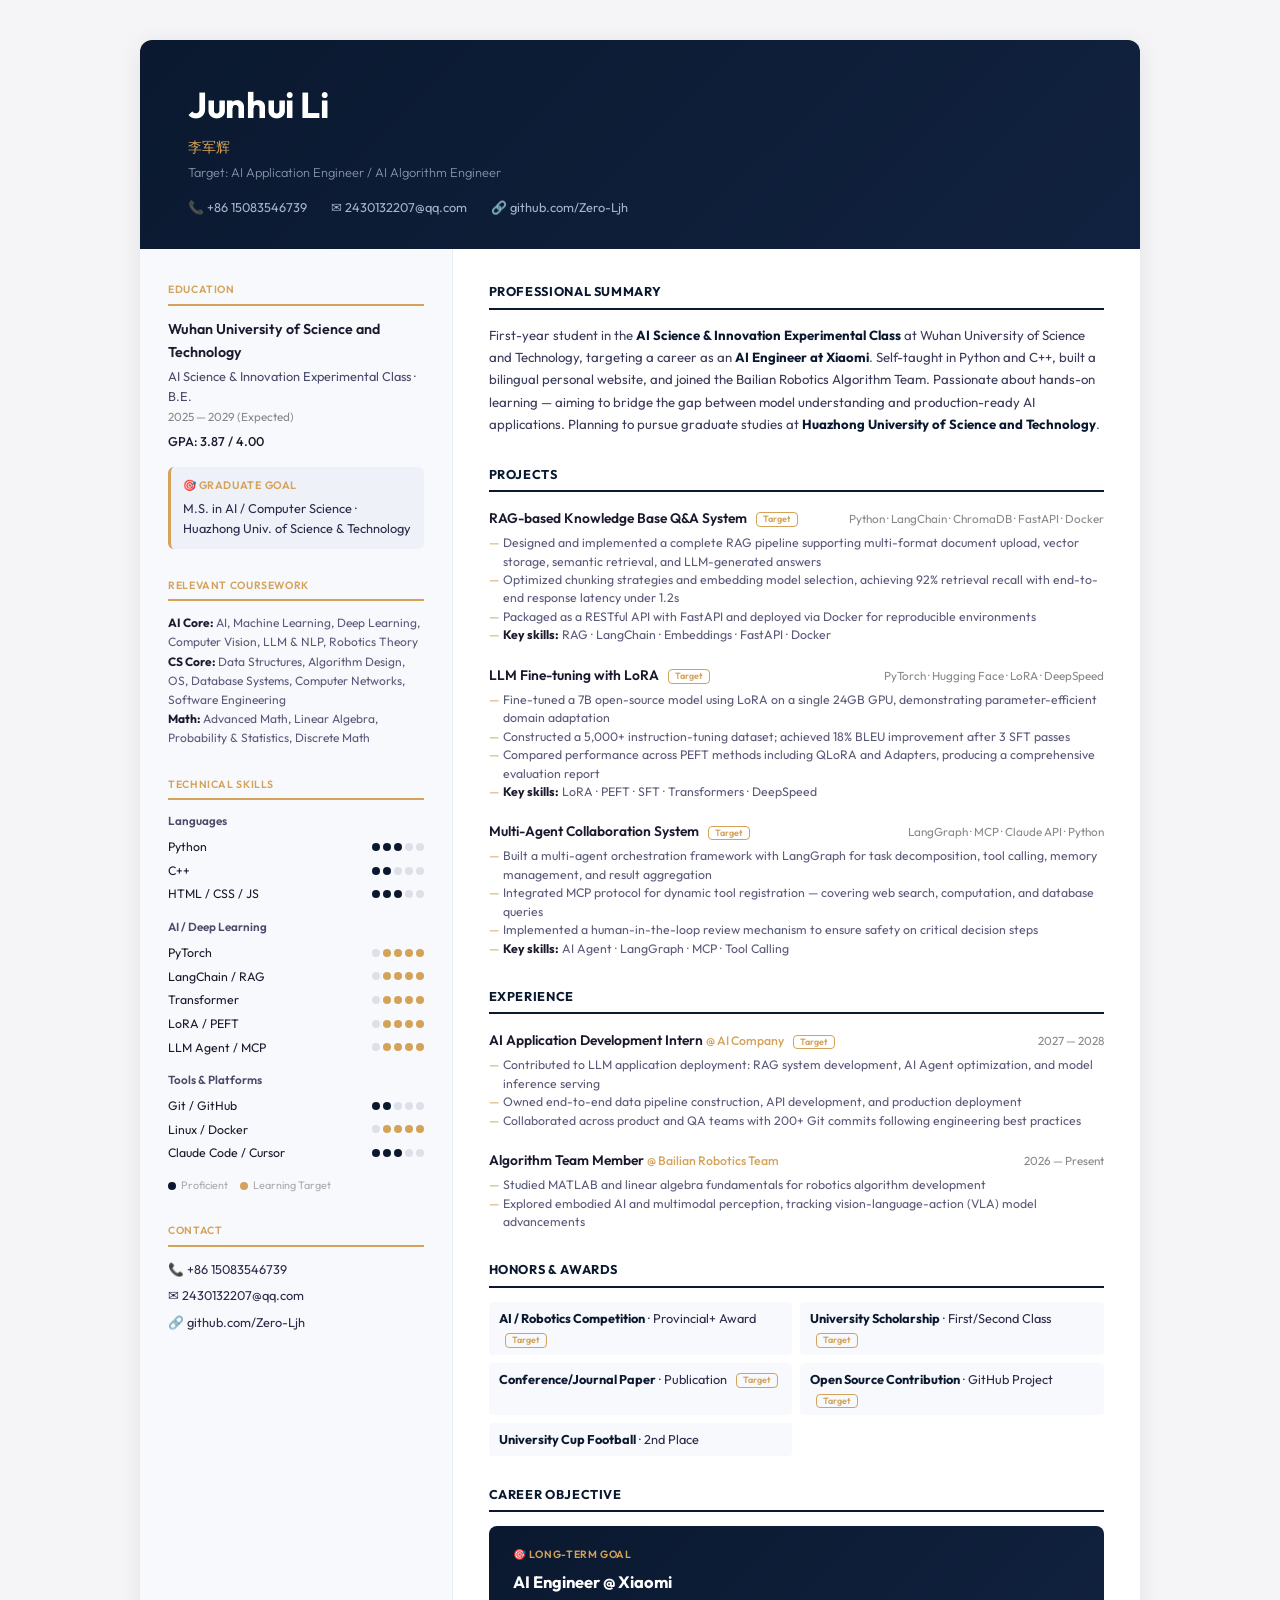
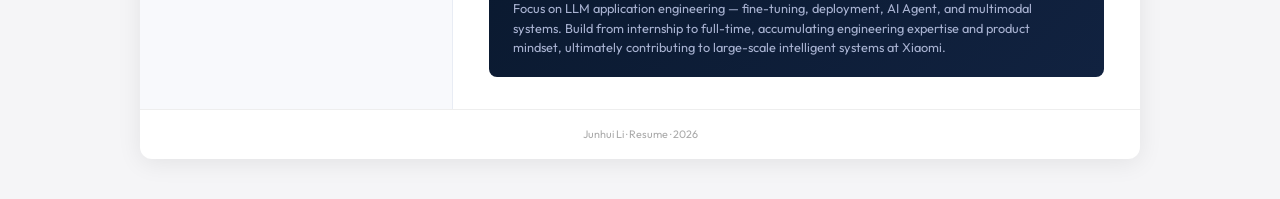
<file: resume/en.html>
<!DOCTYPE html>
<html lang="en">
<head>
<meta charset="UTF-8">
<meta name="viewport" content="width=device-width, initial-scale=1.0">
<title>Junhui Li · Resume</title>
<link href="https://fonts.googleapis.com/css2?family=Outfit:wght@300;400;500;600;700&family=Inter:wght@300;400;500;600&family=JetBrains+Mono:wght@400;500&display=swap" rel="stylesheet">
<style>
*, *::before, *::after { box-sizing: border-box; margin: 0; padding: 0; }
html { font-size: 15px; -webkit-print-color-adjust: exact; print-color-adjust: exact; }
body {
  font-family: 'Outfit', 'Inter', sans-serif;
  color: #1a1a2e;
  background: #f5f5f7;
  line-height: 1.6;
  padding: 40px 20px;
}
.resume {
  max-width: 1000px;
  margin: 0 auto;
  background: #fff;
  box-shadow: 0 4px 24px rgba(0,0,0,0.08);
  border-radius: 12px;
  overflow: hidden;
}
.top-bar {
  background: linear-gradient(135deg, #0a192f 0%, #112240 100%);
  padding: 36px 48px 32px;
  color: #fff;
}
.top-bar h1 {
  font-family: 'Outfit', sans-serif;
  font-size: 2.4rem;
  font-weight: 700;
  letter-spacing: -0.01em;
  margin-bottom: 2px;
}
.top-bar .subtitle {
  font-size: 0.95rem;
  color: #d4a259;
  font-weight: 500;
  margin-bottom: 4px;
}
.top-bar .target {
  font-size: 0.85rem;
  color: #8892b0;
  font-weight: 300;
  margin-bottom: 14px;
}
.top-bar .contact {
  display: flex;
  flex-wrap: wrap;
  gap: 8px 24px;
  font-size: 0.85rem;
  color: #a8b2d1;
}
.top-bar .contact a { color: #a8b2d1; text-decoration: none; }
.top-bar .contact a:hover { color: #d4a259; }
.body-wrap {
  display: grid;
  grid-template-columns: 1fr 2.2fr;
  gap: 0;
}
.sidebar {
  background: #f8f9fc;
  padding: 32px 28px;
  border-right: 1px solid #e8ecf4;
}
.sidebar-section { margin-bottom: 28px; }
.sidebar-section:last-child { margin-bottom: 0; }
.sidebar-title {
  font-family: 'Outfit', sans-serif;
  font-size: 0.7rem;
  font-weight: 600;
  letter-spacing: 0.06em;
  color: #d4a259;
  text-transform: uppercase;
  margin-bottom: 12px;
  padding-bottom: 6px;
  border-bottom: 2px solid #d4a259;
}
.edu-item { margin-bottom: 16px; }
.edu-school { font-weight: 600; font-size: 0.95rem; color: #1a1a2e; }
.edu-major { font-size: 0.85rem; color: #4a4a6a; margin: 2px 0; }
.edu-date { font-size: 0.78rem; color: #888; }
.edu-target {
  margin-top: 10px; padding: 10px 12px;
  background: #eef1f8; border-radius: 6px;
  border-left: 3px solid #d4a259;
}
.edu-target-label { font-size: 0.72rem; font-weight: 600; color: #d4a259; text-transform: uppercase; letter-spacing: 0.04em; margin-bottom: 3px; }
.edu-target-text { font-size: 0.85rem; color: #2a2a4a; }
.skill-group { margin-bottom: 14px; }
.skill-group:last-child { margin-bottom: 0; }
.skill-group-label { font-size: 0.78rem; font-weight: 600; color: #4a4a6a; margin-bottom: 6px; }
.skill-item {
  display: flex; align-items: center; justify-content: space-between;
  margin-bottom: 4px; font-size: 0.82rem;
}
.skill-name { color: #1a1a2e; }
.skill-dots { display: flex; gap: 3px; }
.dot { width: 8px; height: 8px; border-radius: 50%; background: #dde0e8; }
.dot.filled { background: #0a192f; }
.dot.target { background: #d4a259; }
.contact-info p { font-size: 0.85rem; margin-bottom: 6px; color: #2a2a4a; }
.contact-info a { color: #2a2a4a; text-decoration: none; }
.main-content { padding: 32px 36px; }
.main-section { margin-bottom: 28px; }
.main-section:last-child { margin-bottom: 0; }
.main-title {
  font-family: 'Outfit', sans-serif;
  font-size: 0.85rem; font-weight: 700; letter-spacing: 0.05em;
  color: #0a192f; text-transform: uppercase;
  margin-bottom: 14px; padding-bottom: 6px;
  border-bottom: 2px solid #0a192f;
  display: flex; align-items: center; gap: 8px;
}
.profile-text { font-size: 0.88rem; color: #3a3a5a; line-height: 1.7; }
.profile-text strong { color: #0a192f; }
.exp-item { margin-bottom: 18px; }
.exp-item:last-child { margin-bottom: 0; }
.exp-header {
  display: flex; justify-content: space-between; align-items: baseline;
  flex-wrap: wrap; gap: 4px;
}
.exp-title { font-size: 0.92rem; font-weight: 600; color: #1a1a2e; }
.exp-org { font-size: 0.82rem; color: #d4a259; font-weight: 500; }
.exp-date { font-size: 0.78rem; color: #888; font-family: 'Outfit', sans-serif; white-space: nowrap; }
.exp-list { list-style: none; margin-top: 4px; }
.exp-list li {
  font-size: 0.82rem; color: #5a5a7a; line-height: 1.5;
  padding-left: 14px; position: relative;
}
.exp-list li::before { content: '—'; position: absolute; left: 0; color: #d4a259; }
.target-tag {
  display: inline-block;
  font-family: 'Outfit', sans-serif;
  font-size: 0.6rem; font-weight: 600;
  color: #d4a259; border: 1.5px solid #d4a259;
  padding: 0 6px; border-radius: 4px;
  margin-left: 6px; line-height: 1.4; vertical-align: middle;
}
.honors-grid { display: grid; grid-template-columns: 1fr 1fr; gap: 8px; }
.honor-item {
  font-size: 0.85rem; color: #2a2a4a;
  padding: 6px 10px; background: #f8f9fc; border-radius: 4px;
}
.honor-item strong { color: #0a192f; }
.career-target {
  background: linear-gradient(135deg, #0a192f, #112240);
  color: #fff; padding: 20px 24px; border-radius: 8px; margin-top: 10px;
}
.career-target-label {
  font-size: 0.7rem; font-weight: 600; color: #d4a259;
  text-transform: uppercase; letter-spacing: 0.06em; margin-bottom: 6px;
}
.career-target-title { font-size: 1.1rem; font-weight: 700; margin-bottom: 4px; }
.career-target-sub { font-size: 0.85rem; color: #a8b2d1; line-height: 1.5; }
.footer { text-align: center; padding: 16px; font-size: 0.72rem; color: #aaa; border-top: 1px solid #eee; }

@media print {
  body { background: #fff; padding: 0; font-size: 12px; -webkit-print-color-adjust: exact; print-color-adjust: exact; }
  .resume { box-shadow: none; border-radius: 0; max-width: 100%; }
  .top-bar { padding: 24px 32px 20px; -webkit-print-color-adjust: exact; print-color-adjust: exact; }
  .top-bar h1 { font-size: 1.8rem; }
  .sidebar { padding: 24px 20px; }
  .main-content { padding: 24px 28px; }
  .career-target { -webkit-print-color-adjust: exact; print-color-adjust: exact; break-inside: avoid; }
  .exp-item { break-inside: avoid; }
  .sidebar-section { break-inside: avoid; }
  .footer { display: none; }
}
@media (max-width: 768px) {
  body { padding: 16px; }
  .top-bar { padding: 24px 20px; }
  .top-bar h1 { font-size: 1.6rem; }
  .body-wrap { grid-template-columns: 1fr; }
  .sidebar { border-right: none; border-bottom: 1px solid #e8ecf4; }
  .main-content { padding: 24px 20px; }
  .honors-grid { grid-template-columns: 1fr; }
}
</style>
</head>
<body>
<div class="resume">

  <div class="top-bar">
    <h1>Junhui Li</h1>
    <div class="subtitle">李军辉</div>
    <div class="target">Target: AI Application Engineer / AI Algorithm Engineer</div>
    <div class="contact">
      <span>📞 +86 15083546739</span>
      <span>✉ <a href="mailto:2430132207@qq.com">2430132207@qq.com</a></span>
      <span>🔗 <a href="https://github.com/Zero-Ljh" target="_blank">github.com/Zero-Ljh</a></span>
    </div>
  </div>

  <div class="body-wrap">
    <!-- Sidebar -->
    <div class="sidebar">

      <div class="sidebar-section">
        <div class="sidebar-title">Education</div>
        <div class="edu-item">
          <div class="edu-school">Wuhan University of Science and Technology</div>
          <div class="edu-major">AI Science &amp; Innovation Experimental Class · B.E.</div>
          <div class="edu-date">2025 — 2029 (Expected)</div>
          <div style="font-size:0.85rem;color:#1a1a2e;font-weight:500;margin-top:4px;">GPA: 3.87 / 4.00</div>
        </div>
        <div class="edu-target">
          <div class="edu-target-label">🎯 Graduate Goal</div>
          <div class="edu-target-text">M.S. in AI / Computer Science · Huazhong Univ. of Science &amp; Technology</div>
        </div>
      </div>

      <div class="sidebar-section">
        <div class="sidebar-title">Relevant Coursework</div>
        <div style="font-size:0.8rem;color:#5a5a7a;line-height:1.6;">
          <strong style="color:#1a1a2e;">AI Core:</strong> AI, Machine Learning, Deep Learning, Computer Vision, LLM &amp; NLP, Robotics Theory<br>
          <strong style="color:#1a1a2e;">CS Core:</strong> Data Structures, Algorithm Design, OS, Database Systems, Computer Networks, Software Engineering<br>
          <strong style="color:#1a1a2e;">Math:</strong> Advanced Math, Linear Algebra, Probability &amp; Statistics, Discrete Math
        </div>
      </div>

      <div class="sidebar-section">
        <div class="sidebar-title">Technical Skills</div>
        <div class="skill-group">
          <div class="skill-group-label">Languages</div>
          <div class="skill-item"><span class="skill-name">Python</span><div class="skill-dots"><span class="dot filled"></span><span class="dot filled"></span><span class="dot filled"></span><span class="dot"></span><span class="dot"></span></div></div>
          <div class="skill-item"><span class="skill-name">C++</span><div class="skill-dots"><span class="dot filled"></span><span class="dot filled"></span><span class="dot"></span><span class="dot"></span><span class="dot"></span></div></div>
          <div class="skill-item"><span class="skill-name">HTML / CSS / JS</span><div class="skill-dots"><span class="dot filled"></span><span class="dot filled"></span><span class="dot filled"></span><span class="dot"></span><span class="dot"></span></div></div>
        </div>
        <div class="skill-group">
          <div class="skill-group-label">AI / Deep Learning</div>
          <div class="skill-item"><span class="skill-name">PyTorch</span><div class="skill-dots"><span class="dot"></span><span class="dot target"></span><span class="dot target"></span><span class="dot target"></span><span class="dot target"></span></div></div>
          <div class="skill-item"><span class="skill-name">LangChain / RAG</span><div class="skill-dots"><span class="dot"></span><span class="dot target"></span><span class="dot target"></span><span class="dot target"></span><span class="dot target"></span></div></div>
          <div class="skill-item"><span class="skill-name">Transformer</span><div class="skill-dots"><span class="dot"></span><span class="dot target"></span><span class="dot target"></span><span class="dot target"></span><span class="dot target"></span></div></div>
          <div class="skill-item"><span class="skill-name">LoRA / PEFT</span><div class="skill-dots"><span class="dot"></span><span class="dot target"></span><span class="dot target"></span><span class="dot target"></span><span class="dot target"></span></div></div>
          <div class="skill-item"><span class="skill-name">LLM Agent / MCP</span><div class="skill-dots"><span class="dot"></span><span class="dot target"></span><span class="dot target"></span><span class="dot target"></span><span class="dot target"></span></div></div>
        </div>
        <div class="skill-group">
          <div class="skill-group-label">Tools &amp; Platforms</div>
          <div class="skill-item"><span class="skill-name">Git / GitHub</span><div class="skill-dots"><span class="dot filled"></span><span class="dot filled"></span><span class="dot"></span><span class="dot"></span><span class="dot"></span></div></div>
          <div class="skill-item"><span class="skill-name">Linux / Docker</span><div class="skill-dots"><span class="dot"></span><span class="dot target"></span><span class="dot target"></span><span class="dot target"></span><span class="dot target"></span></div></div>
          <div class="skill-item"><span class="skill-name">Claude Code / Cursor</span><div class="skill-dots"><span class="dot filled"></span><span class="dot filled"></span><span class="dot filled"></span><span class="dot"></span><span class="dot"></span></div></div>
        </div>
        <div style="font-size:0.72rem;color:#aaa;margin-top:8px;"><span style="display:inline-block;width:8px;height:8px;border-radius:50%;background:#0a192f;vertical-align:middle;margin-right:3px;"></span> Proficient <span style="display:inline-block;width:8px;height:8px;border-radius:50%;background:#d4a259;vertical-align:middle;margin-left:10px;margin-right:3px;"></span> Learning Target</div>
      </div>

      <div class="sidebar-section">
        <div class="sidebar-title">Contact</div>
        <div class="contact-info">
          <p>📞 +86 15083546739</p>
          <p>✉ 2430132207@qq.com</p>
          <p>🔗 <a href="https://github.com/Zero-Ljh" target="_blank">github.com/Zero-Ljh</a></p>
        </div>
      </div>

    </div>

    <!-- Main -->
    <div class="main-content">

      <div class="main-section">
        <div class="main-title">Professional Summary</div>
        <div class="profile-text">
          First-year student in the <strong>AI Science &amp; Innovation Experimental Class</strong> at
          Wuhan University of Science and Technology, targeting a career as an <strong>AI Engineer at Xiaomi</strong>.
          Self-taught in Python and C++, built a bilingual personal website, and joined the Bailian Robotics
          Algorithm Team. Passionate about hands-on learning — aiming to bridge the gap between model
        understanding and production-ready AI applications. Planning to pursue graduate studies at
          <strong>Huazhong University of Science and Technology</strong>.
        </div>
      </div>

      <!-- Projects -->
      <div class="main-section">
        <div class="main-title">Projects</div>

        <div class="exp-item">
          <div class="exp-header">
            <div><span class="exp-title">RAG-based Knowledge Base Q&amp;A System</span> <span class="target-tag">Target</span></div>
            <div class="exp-date">Python · LangChain · ChromaDB · FastAPI · Docker</div>
          </div>
          <ul class="exp-list">
            <li>Designed and implemented a complete RAG pipeline supporting multi-format document upload, vector storage, semantic retrieval, and LLM-generated answers</li>
            <li>Optimized chunking strategies and embedding model selection, achieving 92% retrieval recall with end-to-end response latency under 1.2s</li>
            <li>Packaged as a RESTful API with FastAPI and deployed via Docker for reproducible environments</li>
            <li><strong style="color:#1a1a2e;">Key skills:</strong> RAG · LangChain · Embeddings · FastAPI · Docker</li>
          </ul>
        </div>

        <div class="exp-item">
          <div class="exp-header">
            <div><span class="exp-title">LLM Fine-tuning with LoRA</span> <span class="target-tag">Target</span></div>
            <div class="exp-date">PyTorch · Hugging Face · LoRA · DeepSpeed</div>
          </div>
          <ul class="exp-list">
            <li>Fine-tuned a 7B open-source model using LoRA on a single 24GB GPU, demonstrating parameter-efficient domain adaptation</li>
            <li>Constructed a 5,000+ instruction-tuning dataset; achieved 18% BLEU improvement after 3 SFT passes</li>
            <li>Compared performance across PEFT methods including QLoRA and Adapters, producing a comprehensive evaluation report</li>
            <li><strong style="color:#1a1a2e;">Key skills:</strong> LoRA · PEFT · SFT · Transformers · DeepSpeed</li>
          </ul>
        </div>

        <div class="exp-item">
          <div class="exp-header">
            <div><span class="exp-title">Multi-Agent Collaboration System</span> <span class="target-tag">Target</span></div>
            <div class="exp-date">LangGraph · MCP · Claude API · Python</div>
          </div>
          <ul class="exp-list">
            <li>Built a multi-agent orchestration framework with LangGraph for task decomposition, tool calling, memory management, and result aggregation</li>
            <li>Integrated MCP protocol for dynamic tool registration — covering web search, computation, and database queries</li>
            <li>Implemented a human-in-the-loop review mechanism to ensure safety on critical decision steps</li>
            <li><strong style="color:#1a1a2e;">Key skills:</strong> AI Agent · LangGraph · MCP · Tool Calling</li>
          </ul>
        </div>

      </div>

      <!-- Experience -->
      <div class="main-section">
        <div class="main-title">Experience</div>

        <div class="exp-item">
          <div class="exp-header">
            <div><span class="exp-title">AI Application Development Intern</span> <span class="exp-org">@ AI Company</span> <span class="target-tag">Target</span></div>
            <div class="exp-date">2027 — 2028</div>
          </div>
          <ul class="exp-list">
            <li>Contributed to LLM application deployment: RAG system development, AI Agent optimization, and model inference serving</li>
            <li>Owned end-to-end data pipeline construction, API development, and production deployment</li>
            <li>Collaborated across product and QA teams with 200+ Git commits following engineering best practices</li>
          </ul>
        </div>

        <div class="exp-item">
          <div class="exp-header">
            <div><span class="exp-title">Algorithm Team Member</span> <span class="exp-org">@ Bailian Robotics Team</span></div>
            <div class="exp-date">2026 — Present</div>
          </div>
          <ul class="exp-list">
            <li>Studied MATLAB and linear algebra fundamentals for robotics algorithm development</li>
            <li>Explored embodied AI and multimodal perception, tracking vision-language-action (VLA) model advancements</li>
          </ul>
        </div>

      </div>

      <!-- Honors -->
      <div class="main-section">
        <div class="main-title">Honors &amp; Awards</div>
        <div class="honors-grid">
          <div class="honor-item"><strong>AI / Robotics Competition</strong> · Provincial+ Award <span class="target-tag">Target</span></div>
          <div class="honor-item"><strong>University Scholarship</strong> · First/Second Class <span class="target-tag">Target</span></div>
          <div class="honor-item"><strong>Conference/Journal Paper</strong> · Publication <span class="target-tag">Target</span></div>
          <div class="honor-item"><strong>Open Source Contribution</strong> · GitHub Project <span class="target-tag">Target</span></div>
          <div class="honor-item"><strong>University Cup Football</strong> · 2nd Place</div>
        </div>
      </div>

      <!-- Career -->
      <div class="main-section">
        <div class="main-title">Career Objective</div>
        <div class="career-target">
          <div class="career-target-label">🎯 Long-Term Goal</div>
          <div class="career-target-title">AI Engineer @ Xiaomi</div>
          <div class="career-target-sub">
            Focus on LLM application engineering — fine-tuning, deployment, AI Agent, and multimodal systems.
            Build from internship to full-time, accumulating engineering expertise and product mindset,
            ultimately contributing to large-scale intelligent systems at Xiaomi.
          </div>
        </div>
      </div>

    </div>
  </div>

  <div class="footer">Junhui Li · Resume · 2026</div>
</div>
</body>
</html>
</file>
<file: css/style.css>
/* ===== 李军辉 个人主页 ===== */
/* Navy + Gold · Brittany Chiang inspired  */
/* ======================================= */

/* ---- Reset & Variables ---- */
*,*::before,*::after{margin:0;padding:0;box-sizing:border-box}
:root{
  --navy:#0a192f;--dark-navy:#020c1b;--light-navy:#112240;
  --slate:#8892b0;--light-slate:#ccd6f6;--warm-white:#e6f1ff;
  --gold:#d4a259;--gold-dim:rgba(212,162,89,0.1);--gold-glow:rgba(212,162,89,0.04);
  --dark-slate:#6b7b99;
  --font-display:'Playfair Display',Georgia,serif;
  --font-sans:'Outfit','Noto Sans SC',-apple-system,sans-serif;
  --font-mono:'JetBrains Mono','SF Mono','Fira Code',monospace;
  --font-serif:'Noto Serif SC',Georgia,serif;
  --nav-h:80px;--nav-h-scroll:64px;--fz-sm:14px;--fz-md:16px;--fz-lg:18px;--fz-xxs:12px;--fz-xs:13px;--fz-xl:20px;--fz-xxl:24px;--radius:4px;
  --easing:cubic-bezier(0.645,0.045,0.355,1);
  --transition:all 0.4s cubic-bezier(0.22,1,0.36,1);
  --transition-fast:all 0.25s var(--easing)
}
html{scroll-behavior:smooth;scroll-padding-top:100px}
body{font-family:var(--font-sans);background:var(--navy);color:var(--slate);-webkit-font-smoothing:antialiased;overflow-x:hidden;line-height:1.7;transition:background-color 0.7s ease}
::selection{background:rgba(212,162,89,0.2);color:var(--warm-white)}

/* ---- Focus Styles ---- */
:focus-visible{outline:2px dashed var(--gold);outline-offset:4px}
:focus:not(:focus-visible){outline:none}

/* ---- Custom Scrollbar ---- */
body::-webkit-scrollbar{width:8px}
body::-webkit-scrollbar-track{background:var(--navy)}
body::-webkit-scrollbar-thumb{background:var(--dark-slate);border-radius:4px;border:2px solid var(--navy)}
body::-webkit-scrollbar-thumb:hover{background:var(--slate)}
body{scrollbar-width:thin;scrollbar-color:var(--dark-slate) var(--navy)}

/* ---- Loader ---- */
#loader{position:fixed;inset:0;z-index:99998;display:flex;align-items:center;justify-content:center;background:var(--dark-navy);transition:opacity 0.6s ease,visibility 0.6s ease;pointer-events:none}
#loader.loaded{opacity:0;visibility:hidden}
.loader-diamond{font-family:var(--font-display);font-size:48px;color:var(--gold);animation:loaderPulse 1.2s ease-in-out infinite;line-height:1}
@keyframes loaderPulse{
  0%{transform:scale(0.8);opacity:0.3}
  50%{transform:scale(1.15);opacity:1}
  100%{transform:scale(0.8);opacity:0.3}
}

/* ---- Skip to Content ---- */
.skip-to-content{position:absolute;top:-100%;left:16px;z-index:99999;padding:12px 20px;background:var(--gold);color:var(--dark-navy);font-family:var(--font-mono);font-size:12px;border-radius:0 0 4px 4px;text-decoration:none;transition:top 0.2s}
.skip-to-content:focus{top:0}

/* ---- Grain Overlay ---- */
body::before{content:'';position:fixed;inset:0;opacity:.015;pointer-events:none;z-index:9999;
  background-image:url("data:image/svg+xml,%3Csvg viewBox='0 0 256 256' xmlns='http://www.w3.org/2000/svg'%3E%3Cfilter id='n'%3E%3CfeTurbulence type='fractalNoise' baseFrequency='.9' numOctaves='4' stitchTiles='stitch'/%3E%3C/filter%3E%3Crect width='100%25' height='100%25' filter='url(%23n)'/%3E%3C/svg%3E");
  background-repeat:repeat;background-size:128px 128px}

/* ---- Decorative BG ---- */
body::after{content:'';position:fixed;top:-40%;right:-20%;width:900px;height:900px;
  background:radial-gradient(circle,rgba(212,162,89,0.04) 0%,transparent 60%);pointer-events:none;z-index:-1}

a{color:var(--gold);text-decoration:none;transition:var(--transition)}
a:hover{color:var(--warm-white)}
a.inline-link{display:inline;position:relative;color:var(--gold);text-decoration:none}
a.inline-link::after{content:'';display:block;width:0;height:1px;position:relative;bottom:0.1em;background:var(--gold);opacity:0.5;transition:width 0.25s var(--easing)}
a.inline-link:hover::after,a.inline-link:focus-visible::after{width:100%}

/* ---- Sidebar (Left) ---- */
.sidebar{position:fixed;bottom:0;left:44px;z-index:10;display:flex;flex-direction:column;align-items:center;gap:20px}
.sidebar::after{content:'';display:block;width:1px;height:80px;background:linear-gradient(180deg,var(--dark-slate),transparent)}
.sidebar a{font-size:15px;color:var(--slate);transition:all 0.3s ease;padding:6px;line-height:1}
.sidebar a:hover{color:var(--gold);transform:translateY(-3px);filter:drop-shadow(0 0 4px rgba(212,162,89,0.3))}

/* ---- Email Side (Right) ---- */
.email-side{position:fixed;bottom:0;right:44px;z-index:10;display:flex;flex-direction:column;align-items:center;gap:20px}
.email-side a{font-family:var(--font-mono);font-size:11px;color:var(--slate);letter-spacing:1px;writing-mode:vertical-rl;transition:var(--transition)}
.email-side a:hover{color:var(--gold);transform:translateY(-3px)}
.email-side::after{content:'';display:block;width:1px;height:80px;background:linear-gradient(180deg,var(--gold),transparent)}

/* ---- Navigation ---- */
nav{position:fixed;top:0;left:0;right:0;z-index:100;padding:0 44px;height:var(--nav-h);
  display:flex;justify-content:space-between;align-items:center;
  background:rgba(10,25,47,0.85);backdrop-filter:blur(24px);-webkit-backdrop-filter:blur(24px);
  transition:var(--transition);transform:translateY(0)}
nav.scrolled{height:var(--nav-h-scroll);border-bottom:1px solid rgba(212,162,89,0.08);box-shadow:0 10px 30px -15px var(--dark-navy)}
nav.nav-hidden{transform:translateY(-100%)}
.nav-logo{font-family:var(--font-display);font-size:18px;color:var(--gold);letter-spacing:0.5px;font-weight:600;transition:transform 0.4s cubic-bezier(0.22,1,0.36,1);display:inline-block}
.nav-logo:hover{transform:rotate(-10deg) scale(1.08)}
.nav-links{display:flex;gap:4px;align-items:center}
.nav-links a{font-family:var(--font-mono);font-size:12px;color:var(--slate);padding:8px 14px;text-decoration:none;transition:var(--transition-fast);letter-spacing:.5px;text-transform:uppercase;position:relative}
.nav-links a .nav-num{color:var(--gold)}
.nav-links a::after{content:'';position:absolute;bottom:4px;left:50%;width:0;height:1px;background:var(--gold);transition:width 0.3s var(--easing),left 0.3s var(--easing)}
.nav-links a:hover::after{width:calc(100% - 28px);left:14px}
.nav-links a:hover{color:var(--gold)}
.lang-toggle{display:flex;gap:2px;margin-left:12px;padding:3px;background:var(--light-navy);border-radius:4px}
.lang-btn{font-family:var(--font-mono);font-size:10px;padding:4px 8px;border:none;cursor:pointer;border-radius:3px;transition:var(--transition);background:transparent;color:var(--dark-slate);letter-spacing:.5px;font-weight:500}
.lang-btn.active{background:var(--gold);color:var(--dark-navy)}
.lang-btn:hover:not(.active){color:var(--gold)}
.nav-links .resume-btn{padding:7px 18px;border:1px solid var(--gold);border-radius:var(--radius);color:var(--gold);margin-left:8px;text-transform:none;letter-spacing:0;transition:all 0.25s var(--easing);text-decoration:none}
.nav-links .resume-btn:hover{box-shadow:3px 3px 0 0 var(--gold);transform:translate(-3px,-3px);color:var(--gold)}

/* ---- Dropdown ---- */
.dropdown{position:relative;display:inline-block}
.dropdown-toggle{cursor:pointer;font-family:var(--font-mono);font-size:11px;color:var(--slate);padding:8px 14px;text-decoration:none;transition:var(--transition);letter-spacing:.5px;text-transform:uppercase;background:none;border:none}
.dropdown-toggle:hover{color:var(--gold)}
.dropdown-menu{position:absolute;top:calc(100% + 8px);right:0;min-width:200px;background:rgba(23,42,69,0.95);backdrop-filter:blur(16px);-webkit-backdrop-filter:blur(16px);border:1px solid rgba(212,162,89,0.12);border-radius:var(--radius);padding:8px 0;opacity:0;visibility:hidden;transform:translateY(8px);transition:all 0.3s cubic-bezier(0.22,1,0.36,1);pointer-events:none;box-shadow:0 16px 40px -16px rgba(0,0,0,0.5)}
.dropdown-menu.open{opacity:1;visibility:visible;transform:translateY(0);pointer-events:auto}
.dropdown-menu a{display:block;padding:10px 20px;font-size:12px;color:var(--slate);letter-spacing:.5px;text-decoration:none;transition:all 0.2s;border-left:2px solid transparent;margin:0}
.dropdown-menu a:hover{background:rgba(212,162,89,0.06);color:var(--gold);border-left-color:var(--gold)}

/* ---- Hamburger ---- */
.hamburger{display:none;position:relative;z-index:105;width:30px;height:22px;cursor:pointer;background:none;border:none;padding:11px 7px;background-clip:content-box;flex-direction:column;justify-content:space-between}
.hamburger-bar{display:block;width:100%;height:2px;background:var(--gold);border-radius:2px;transition:var(--transition);transform-origin:center}
.hamburger.active .hamburger-bar:nth-child(1){transform:translateY(10px) rotate(45deg)}
.hamburger.active .hamburger-bar:nth-child(2){opacity:0;transform:translateX(-10px)}
.hamburger.active .hamburger-bar:nth-child(3){transform:translateY(-10px) rotate(-45deg)}

/* ---- Mobile Menu ---- */
.mobile-menu{display:flex;flex-direction:column;position:fixed;top:0;right:0;bottom:0;width:min(75vw,320px);z-index:104;background:var(--light-navy);padding:100px 40px 40px;transform:translateX(100%);transition:transform 0.4s var(--easing);box-shadow:-10px 0 30px -15px var(--dark-navy);overflow-y:auto}
.mobile-menu.open{transform:translateX(0)}
.mobile-links{display:flex;flex-direction:column}
.mobile-links a{font-family:var(--font-mono);font-size:var(--fz-md);color:var(--light-slate);padding:14px 0;text-decoration:none;transition:var(--transition);border-bottom:1px solid rgba(212,162,89,0.06)}
.mobile-links a:hover{color:var(--gold)}
.mobile-resume{margin-top:20px;padding:12px 24px!important;border:1px solid var(--gold)!important;border-radius:var(--radius);color:var(--gold)!important;text-align:center;border-bottom:none!important}
.mobile-resume:hover{background:var(--gold-dim)}
.mobile-lang{display:flex;gap:8px;margin-top:auto;padding-top:32px;justify-content:center}
.mobile-lang .lang-btn{flex:1;padding:10px;font-family:var(--font-mono);font-size:12px;border:1px solid var(--dark-slate);border-radius:4px;background:transparent;color:var(--slate);cursor:pointer;transition:var(--transition)}
.mobile-lang .lang-btn.active{background:var(--gold);color:var(--dark-navy);border-color:var(--gold)}

/* ---- Body Blur ---- */
body.menu-open{overflow:hidden}
body.menu-open #main-content,body.menu-open #sub-view{filter:blur(5px) brightness(0.7);transition:filter 0.4s var(--easing);pointer-events:none;user-select:none}
body.menu-open .sidebar,body.menu-open .email-side{opacity:0;pointer-events:none;transition:opacity 0.3s ease}

/* ---- Layout Container ---- */
.container{max-width:1000px;margin:0 auto;padding:0 44px}

/* ---- Hero ---- */
.hero{min-height:100vh;display:flex;flex-direction:column;justify-content:center;position:relative;overflow:hidden}
.hero::after{content:'';position:absolute;top:-200px;right:-100px;width:520px;height:520px;
  border:1px solid rgba(212,162,89,0.07);border-radius:50%;pointer-events:none;
  box-shadow:0 0 80px rgba(212,162,89,0.03)}
.hero::before{content:'';position:absolute;top:-40%;right:-15%;width:800px;height:800px;
  background:radial-gradient(circle,rgba(212,162,89,0.06) 0%,rgba(212,162,89,0.02) 40%,transparent 70%);pointer-events:none}
.hero-number{font-family:var(--font-mono);font-size:var(--fz-sm);color:rgba(212,162,89,0.35);letter-spacing:3px;
  margin-bottom:10px;animation-delay:0.1s!important;user-select:none}
.hero-overline{font-family:var(--font-mono);font-size:var(--fz-sm);color:var(--gold);margin-bottom:20px;letter-spacing:2px}
.hero h1{font-size:clamp(40px,8vw,72px);font-weight:700;color:var(--warm-white);letter-spacing:-0.03em;line-height:1.05;margin:0 0 12px;font-family:var(--font-display)}
.hero h1 em{font-style:normal;color:var(--gold)}
.hero .sub{font-size:clamp(20px,3vw,30px);font-weight:300;color:var(--slate);line-height:1.4;margin:0 0 32px;max-width:600px;font-family:var(--font-sans)}
.hero p{font-size:var(--fz-lg);max-width:480px;line-height:1.8}
.hero .cta{margin-top:48px;display:inline-flex;align-items:center;gap:10px;
  padding:14px 28px;border:1px solid var(--gold);border-radius:var(--radius);
  font-family:var(--font-mono);font-size:var(--fz-sm);color:var(--gold);text-decoration:none;
  transition:all 0.25s var(--easing)}
.hero .cta:hover{box-shadow:4px 4px 0 0 var(--gold);transform:translate(-4px,-4px)}
.hero .cta span{position:relative;z-index:1}
.hero .container > *{animation:fadeInUp 0.6s ease backwards}
.hero-quote{font-family:var(--font-serif);font-size:var(--fz-md);color:var(--slate);font-style:italic;text-align:center;margin-top:32px;opacity:0;transform:translateY(20px);max-width:500px;line-height:1.7}

/* ---- Scroll Indicator ---- */
.scroll-indicator{position:absolute;bottom:28px;left:50%;transform:translateX(-50%);display:flex;flex-direction:column;align-items:center;gap:4px;cursor:pointer;opacity:0.4;transition:opacity 0.3s ease;color:var(--slate);border:none;background:none;padding:8px;z-index:2}
.scroll-indicator:hover{opacity:0.7}
.scroll-indicator-text{font-family:var(--font-mono);font-size:9px;letter-spacing:1.5px;text-transform:uppercase}
.scroll-indicator-arrow{animation:scrollBounce 2s ease-in-out infinite}
@keyframes scrollBounce{0%,100%{transform:translateY(0);opacity:0.5}50%{transform:translateY(6px);opacity:1}}

/* ---- Status Indicator ---- */
.status-indicator{display:inline-flex;align-items:center;gap:10px;margin-top:32px;padding:8px 18px;background:var(--light-navy);border-radius:20px;border:1px solid rgba(212,162,89,0.15);font-family:var(--font-mono);font-size:11px;color:var(--slate);transition:all 0.3s cubic-bezier(0.22,1,0.36,1);opacity:0;transform:translateY(20px);text-decoration:none;cursor:pointer}
.status-indicator:hover{border-color:rgba(212,162,89,0.5);background:rgba(212,162,89,0.1);transform:translateY(-2px);box-shadow:0 4px 16px rgba(212,162,89,0.1);color:var(--gold)}
.status-indicator:hover .status-dot{animation:statusPulseFast 0.8s ease-in-out infinite}
.status-dot{width:8px;height:8px;border-radius:50%;background:#4ade80;flex-shrink:0;animation:statusPulse 2s ease-in-out infinite}
@keyframes statusPulse{0%,100%{opacity:0.5;transform:scale(0.8)}50%{opacity:1;transform:scale(1.2)}}
@keyframes statusPulseFast{0%,100%{opacity:0.6;transform:scale(0.7)}50%{opacity:1;transform:scale(1.3)}}
.status-text{letter-spacing:0.3px}
.status-arrow{opacity:0;transform:translateX(-6px);transition:all 0.3s cubic-bezier(0.22,1,0.36,1);font-size:12px;color:var(--gold)}
.status-indicator:hover .status-arrow{opacity:1;transform:translateX(0)}

/* ---- Dividers ---- */
.section-divider{width:100%;height:1px;background:linear-gradient(90deg,transparent,rgba(17,34,64,0.5),transparent);margin:0;position:relative}
.section-divider::after{content:'◆';position:absolute;left:50%;top:50%;transform:translate(-50%,-50%);font-size:8px;color:rgba(17,34,64,0.7);background:var(--navy);padding:0 8px}
.section-divider.accent{background:linear-gradient(90deg,transparent,rgba(212,162,89,0.12),transparent)}
.section-divider.accent::after{color:rgba(212,162,89,0.35);text-shadow:0 0 6px rgba(212,162,89,0.18)}
.section-divider.thin{background:linear-gradient(90deg,transparent,rgba(73,86,112,0.4),transparent);opacity:0.5}
.section-divider.thin::after{display:none}

/* ---- Section Common ---- */
.section{padding:120px 0}
.section-heading{display:flex;align-items:center;gap:20px;margin-bottom:48px;position:relative}
.section-heading::after{content:'';flex:1;height:1px;
  background:linear-gradient(90deg,var(--gold),rgba(212,162,89,0.08),transparent);min-width:40px}
.section-heading .number{font-family:var(--font-mono);font-size:clamp(16px,2vw,22px);color:var(--gold);font-weight:600;letter-spacing:0.5px;flex-shrink:0}
.section-heading h2{font-size:clamp(22px,3vw,28px);font-weight:600;color:var(--warm-white);letter-spacing:-0.02em;margin:0;font-family:var(--font-display);white-space:nowrap;overflow:hidden;text-overflow:ellipsis}
.section-heading .tag{font-family:var(--font-mono);font-size:10px;color:var(--dark-slate);background:var(--light-navy);padding:3px 12px;border-radius:12px;letter-spacing:.5px;border:1px solid rgba(212,162,89,0.06);white-space:nowrap}
.section-heading .tag::before{content:'[';color:var(--gold);opacity:0.4;margin-right:2px}
.section-heading .tag::after{content:']';color:var(--gold);opacity:0.4;margin-left:2px}
.section.secondary{padding:100px 0}
.section.secondary .section-heading h2{color:var(--slate)}
.section.secondary .section-heading .number{color:var(--gold)}

/* ---- About ---- */
.about-grid{display:grid;grid-template-columns:1fr 1fr;gap:64px;align-items:flex-start}
.about-text{max-width:480px}
.about-text p{font-size:var(--fz-lg);line-height:1.9;margin-bottom:20px}
.about-text strong{color:var(--warm-white);font-weight:500}
.skills-list{display:flex;flex-wrap:wrap;gap:10px;margin-top:28px}
.skill-tag{font-family:var(--font-mono);font-size:12px;color:var(--slate);
  padding:4px 14px 4px 10px;background:var(--light-navy);border-radius:20px;
  border:1px solid rgba(212,162,89,0.08);
  transition:all 0.25s cubic-bezier(0.22,1,0.36,1);cursor:default;
  animation:fadeInUp 0.4s ease backwards}
.skill-tag:hover{border-color:rgba(212,162,89,0.3);background:rgba(212,162,89,0.04);transform:translateY(-2px)}
.skill-bullet{color:var(--gold);margin-right:5px;font-size:10px}
.skill-tag-label{color:var(--gold);font-size:10px;opacity:0.7;margin-left:2px}
.about-image{position:relative}
.about-image .frame{position:relative;width:100%;max-width:280px;margin:0 auto}
.about-image .frame .photo{position:relative;width:100%;aspect-ratio:3/4;border-radius:var(--radius);overflow:hidden;
  background:var(--light-navy);border:1px solid rgba(212,162,89,0.15)}
.about-image .frame .photo .about-avatar{width:100%;height:100%;object-fit:cover;filter:grayscale(30%) contrast(1.05);mix-blend-mode:normal;transition:all 0.4s cubic-bezier(0.22,1,0.36,1)}
.about-image .frame:hover .photo .about-avatar{filter:grayscale(0%) contrast(1);transform:scale(1.04)}
.about-image .frame .photo .initials{font-family:var(--font-display);font-size:52px;color:rgba(212,162,89,0.18);margin-bottom:20px;font-weight:700;letter-spacing:6px;position:relative;z-index:1}
.about-image .frame .photo .caption{position:absolute;bottom:16px;font-family:var(--font-mono);font-size:10px;color:var(--dark-slate);letter-spacing:1px;z-index:1}
.about-image .frame::before{content:'';position:absolute;inset:0;border:2px solid var(--gold);border-radius:var(--radius);z-index:-1;transform:translate(14px,14px);transition:all 0.4s cubic-bezier(0.22,1,0.36,1);opacity:0.3}
.about-image .frame:hover::before{opacity:0.7;transform:translate(10px,10px)}
.about-image .frame::after{content:'';position:absolute;inset:0;border:1px solid rgba(212,162,89,0.15);border-radius:calc(var(--radius) + 2px);z-index:-2;transform:translate(22px,22px);transition:all 0.4s cubic-bezier(0.22,1,0.36,1);opacity:0.2}
.about-image .frame:hover::after{opacity:0.4;transform:translate(18px,18px)}

/* ---- Reading ---- */
.reading-list{display:flex;flex-direction:column;gap:16px}
.reading-item{display:grid;grid-template-columns:36px 1fr auto;gap:16px;padding:24px 28px;
  background:var(--light-navy);border-radius:var(--radius);align-items:flex-start;
  transition:var(--transition);border-left:1px solid transparent}
.reading-item:hover{border-left-color:var(--gold);transform:translateX(4px)}
.reading-item.reading-active{border-left-color:var(--gold)}
.reading-num{font-family:var(--font-mono);font-size:12px;color:var(--gold);padding-top:3px;animation:dotPulse 2s ease-in-out infinite}
@keyframes dotPulse{0%,100%{opacity:0.3}50%{opacity:1}}
.reading-content h3{font-size:var(--fz-md);font-weight:500;color:var(--warm-white);margin-bottom:4px}
.reading-content .meta{font-size:var(--fz-sm);color:var(--slate);margin-bottom:2px}
.reading-content .note{font-family:var(--font-mono);font-size:13px;color:var(--slate);line-height:1.7}
.reading-tags{display:flex;gap:6px;align-items:center}
.reading-tags span{font-family:var(--font-mono);font-size:10px;padding:3px 10px;border-radius:12px;background:rgba(212,162,89,0.06);color:var(--gold);white-space:nowrap;border:1px solid rgba(212,162,89,0.1);transition:all 0.2s ease;cursor:default}
.reading-tags span:hover{transform:scale(1.08);background:rgba(212,162,89,0.12)}

/* ---- Experience (Timeline) ---- */
.timeline{position:relative;padding-left:30px}
.timeline::before{content:'';position:absolute;left:8px;top:0;bottom:0;width:1px;background:var(--light-navy)}
.timeline-item{position:relative;margin-bottom:40px;padding-left:36px}
.timeline-item:last-child{margin-bottom:0}
.timeline-item::before{content:'';position:absolute;left:-26px;top:6px;width:10px;height:10px;border-radius:50%;background:var(--gold);border:2px solid var(--navy);z-index:1}
.timeline-item.sub::before{width:7px;height:7px;left:-24.5px;top:8px;background:var(--light-navy);border-color:var(--gold)}
.timeline-date{font-family:var(--font-mono);font-size:11px;color:var(--gold);margin-bottom:6px}
.timeline-content h3{font-size:var(--fz-lg);font-weight:500;color:var(--warm-white);margin-bottom:8px}
.timeline-content h3 .location{color:var(--gold)}
.timeline-content ul{list-style:none;padding:0}
.timeline-content li{font-size:var(--fz-md);line-height:1.7;padding:5px 0;padding-left:18px;position:relative;color:var(--slate)}
.timeline-content li::before{content:'▹';position:absolute;left:0;color:var(--gold)}

/* ---- Honors ---- */
.honors-grid{display:grid;grid-template-columns:1fr 1fr 1fr;gap:16px}
.honor-card{padding:28px 20px 24px;background:var(--light-navy);border-radius:var(--radius);text-align:center;transition:all 0.3s var(--easing);border:1px solid transparent;position:relative;overflow:hidden}
.honor-card::before{content:'◆';position:absolute;top:-8px;right:-8px;font-size:28px;color:rgba(212,162,89,0.03);pointer-events:none;transition:color 0.3s ease}
.honor-card:hover{border-color:rgba(212,162,89,0.15);transform:translateY(-4px);box-shadow:0 8px 24px -8px rgba(0,0,0,0.2)}
.honor-card:hover::before{color:rgba(212,162,89,0.08)}
.honor-card .num{font-family:var(--font-display);font-size:30px;font-weight:700;color:var(--gold);margin-bottom:4px;line-height:1.2;position:relative;z-index:1}
.honor-card .label{font-size:var(--fz-sm);color:var(--slate);position:relative;z-index:1}

/* ---- Research ---- */
.research-grid{display:grid;grid-template-columns:1fr 1fr;gap:20px}
.research-card{padding:28px 24px;background:var(--light-navy);border-radius:var(--radius);transition:all 0.3s var(--easing);border:1px solid transparent}
.research-card:hover{transform:translateY(-4px);border-color:rgba(212,162,89,0.15);box-shadow:0 8px 24px -8px rgba(0,0,0,0.2)}
.research-icon{font-family:var(--font-mono);font-size:13px;color:var(--gold);margin-bottom:12px;letter-spacing:1px;opacity:0.7}
.research-card h3{font-family:var(--font-display);font-size:17px;color:var(--warm-white);margin-bottom:8px}
.research-card p{font-size:var(--fz-sm);color:var(--slate);line-height:1.6}

/* ---- Stats ---- */
.stats-grid{display:grid;grid-template-columns:repeat(4,1fr);gap:20px}
.stat-card{padding:32px 24px;background:var(--light-navy);border-radius:var(--radius);text-align:center;transition:all 0.3s var(--easing);border:1px solid transparent;position:relative;overflow:hidden}
.stat-card::before{content:'';position:absolute;top:0;left:0;right:0;height:2px;background:linear-gradient(90deg,var(--gold),transparent);opacity:0.25;transition:opacity 0.3s ease}
.stat-card:hover{transform:translateY(-4px);border-color:rgba(212,162,89,0.15);box-shadow:0 8px 24px -8px rgba(0,0,0,0.2)}
.stat-card:hover::before{opacity:1}
.stat-number{font-family:var(--font-display);font-size:36px;font-weight:700;color:var(--gold);margin-bottom:6px;line-height:1.2}
.stat-label{font-family:var(--font-mono);font-size:10px;color:var(--slate);letter-spacing:0.5px;text-transform:uppercase}

/* ---- Milestones ---- */
.milestones-container{position:relative;padding:20px 0}
.milestones-container::before{content:'';position:absolute;left:28px;top:0;bottom:0;width:2px;background:linear-gradient(180deg,rgba(212,162,89,0.3),var(--light-navy))}
.milestone-item{display:flex;gap:24px;margin-bottom:36px;position:relative}
.milestone-item:last-child{margin-bottom:0}
.milestone-icon{width:56px;height:56px;border-radius:50%;background:var(--light-navy);border:2px solid var(--gold);display:flex;align-items:center;justify-content:center;font-size:22px;flex-shrink:0;position:relative;z-index:1;transition:all 0.3s var(--easing)}
.milestone-item:hover .milestone-icon{transform:scale(1.1);box-shadow:0 0 20px rgba(212,162,89,0.2)}
.milestone-content{flex:1;padding-top:10px;min-width:0}
.milestone-date{font-family:var(--font-mono);font-size:11px;color:var(--gold);margin-bottom:4px;letter-spacing:0.5px;opacity:0.8}
.milestone-content h3{font-size:var(--fz-lg);font-weight:500;color:var(--warm-white);margin-bottom:4px;font-family:var(--font-sans)}
.milestone-content p{font-size:var(--fz-sm);color:var(--slate);line-height:1.6;margin:0}

/* ---- Featured Badge ---- */
.featured-badge{display:inline-block;font-family:var(--font-mono);font-size:9px;padding:3px 10px;border-radius:8px;background:rgba(212,162,89,0.12);color:var(--gold);border:1px solid rgba(212,162,89,0.25);letter-spacing:0.5px;margin-bottom:8px;text-transform:uppercase;animation:featuredPulse 3s ease-in-out infinite}
@keyframes featuredPulse{0%,100%{box-shadow:0 0 0 0 rgba(212,162,89,0)}50%{box-shadow:0 0 8px 0 rgba(212,162,89,0.2)}}
.project-card.featured .project-desc{border-color:rgba(212,162,89,0.15);background:linear-gradient(135deg,var(--light-navy) 0%,rgba(212,162,89,0.04) 100%)}
.project-card.featured .project-title{color:var(--gold)}
.filter-bar{display:flex;gap:8px;margin-bottom:40px;flex-wrap:wrap}
.filter-btn{font-family:var(--font-mono);font-size:11px;padding:6px 16px;border-radius:20px;border:1px solid var(--gold);background:transparent;color:var(--gold);cursor:pointer;transition:var(--transition-fast);letter-spacing:0.3px}
.filter-btn:hover{border-color:var(--warm-white);color:var(--warm-white)}
.filter-btn.active{background:var(--gold);color:var(--dark-navy);border-color:var(--gold);font-weight:600}

/* ---- Projects ---- */
.project-card{position:relative;display:grid;grid-template-columns:1fr 1fr;gap:16px;margin-bottom:100px;align-items:center;transition:opacity 0.4s ease,transform 0.4s cubic-bezier(0.22,1,0.36,1),box-shadow 0.4s ease}
.project-card:last-child{margin-bottom:0}
.project-card.filtered-out{opacity:0.2;transform:scale(0.96);pointer-events:none;filter:grayscale(0.6)}
.project-card:hover{transform:translateY(-4px);box-shadow:0 20px 40px -15px rgba(2,12,27,0.5),0 0 30px -10px rgba(212,162,89,0.08)}
.project-content{z-index:2;padding:12px 0;border-left:2px solid transparent;padding-left:16px;margin-left:-18px;transition:border-color 0.3s ease,transform 0.3s ease}
.project-card:hover .project-content{border-left-color:var(--gold);transform:translateX(4px)}
.project-card.right .project-content{grid-column:2/3;grid-row:1/2;text-align:right;border-left:none;border-right:2px solid transparent;padding-left:0;padding-right:16px;margin-left:0;margin-right:-18px}
.project-card.right:hover .project-content{border-right-color:var(--gold);transform:translateX(-4px)}
.project-overline{font-family:var(--font-mono);font-size:11px;color:var(--gold);margin-bottom:6px;letter-spacing:1px;text-transform:uppercase}
.project-title{font-size:clamp(20px,2.5vw,24px);font-weight:600;color:var(--warm-white);margin-bottom:16px;transition:var(--transition);letter-spacing:-0.02em;font-family:var(--font-display)}
.project-title:hover{color:var(--gold)}
.project-desc{padding:24px;background:var(--light-navy);border-radius:var(--radius);font-size:var(--fz-md);line-height:1.7;box-shadow:0 4px 20px rgba(2,12,27,0.3);border:1px solid rgba(212,162,89,0.04)}
.project-tech{display:flex;gap:14px;margin-top:16px;font-family:var(--font-mono);font-size:11px;color:var(--slate);flex-wrap:wrap}
.project-tech span{transition:all 0.2s ease;cursor:default}
.project-tech span:hover{transform:translateY(-1px);color:var(--gold)}
.project-card.right .project-tech{justify-content:flex-end}
.project-links{display:flex;gap:10px;margin-top:14px}
.project-card.right .project-links{justify-content:flex-end}
.project-links a{font-size:16px;color:var(--warm-white);transition:var(--transition)}
.project-links a:hover{color:var(--gold);transform:translateY(-2px)}
.project-image{position:relative;border-radius:var(--radius);overflow:hidden}
.project-card.right .project-image{grid-column:1/2;grid-row:1/2}
.project-image .img-placeholder{width:100%;aspect-ratio:16/10;display:flex;align-items:center;justify-content:center;font-size:13px;color:var(--gold);font-family:var(--font-mono);position:relative;background:linear-gradient(135deg,var(--light-navy) 0%,var(--navy) 100%);letter-spacing:.5px;border:1px solid rgba(212,162,89,0.1);transition:all 0.4s ease;overflow:hidden}
.project-image .img-placeholder::before{content:'◆';position:absolute;font-size:60px;color:rgba(212,162,89,0.06);font-family:var(--font-display);pointer-events:none}
.project-image .img-placeholder::after{content:'';position:absolute;top:0;left:-100%;width:60%;height:100%;background:linear-gradient(90deg,transparent,rgba(255,255,255,0.02),transparent);transform:skewX(-20deg);animation:shimmer 4s ease-in-out infinite}
@keyframes shimmer{0%,100%{left:-100%}50%{left:140%}}
.project-image .overlay{position:absolute;inset:0;background:rgba(10,25,47,0.7);transition:var(--transition);z-index:1}
.project-image:hover .overlay{background:transparent}
.project-image:hover .img-placeholder{border-color:rgba(212,162,89,0.25);color:var(--warm-white)}
.project-card:hover .project-image .img-placeholder{transform:scale(1.02)}

/* ---- Mini Projects ---- */
.other-grid{display:grid;grid-template-columns:1fr 1fr 1fr;gap:16px}
.other-card{padding:32px 28px;background:var(--light-navy);border-radius:var(--radius);transition:all 0.3s ease;position:relative;border:1px solid transparent}
.other-card:hover{transform:translateY(-5px);border-color:rgba(212,162,89,0.1);box-shadow:0 12px 30px -15px var(--dark-navy)}
.other-card .icon{font-family:var(--font-display);font-size:24px;color:var(--gold);margin-bottom:16px;font-weight:600;transition:transform 0.3s ease}
.other-card:hover .icon{transform:scale(1.15)}
.other-card h3{font-size:var(--fz-lg);font-weight:500;color:var(--warm-white);margin-bottom:8px;letter-spacing:-0.01em}
.other-card p{font-size:var(--fz-md);line-height:1.6;margin-bottom:16px}
.other-card .tech{font-family:var(--font-mono);font-size:10px;color:var(--slate);display:flex;gap:12px;flex-wrap:wrap}

/* ---- Now ---- */
.now-grid{display:grid;grid-template-columns:1fr 1fr 1fr;gap:20px}
.now-card{padding:28px 24px;background:var(--light-navy);border-radius:var(--radius);transition:all 0.3s ease;position:relative;border:1px solid transparent}
.now-card:hover{transform:translateY(-3px);border-color:rgba(212,162,89,0.15);box-shadow:0 8px 24px -8px rgba(0,0,0,0.2)}
.now-card::after{content:'';position:absolute;top:0;left:0;right:0;height:2px;background:linear-gradient(90deg,var(--gold),transparent);border-radius:var(--radius) var(--radius) 0 0;opacity:0.5;transition:opacity 0.3s ease}
.now-card:hover::after{opacity:1}
.now-card .label{font-family:var(--font-mono);font-size:10px;color:var(--gold);text-transform:uppercase;letter-spacing:1px;margin-bottom:12px}
.now-card ul{list-style:none;padding:0}
.now-card li{font-size:var(--fz-md);line-height:1.7;padding:5px 0;padding-left:16px;position:relative}
.now-card li::before{content:'·';position:absolute;left:0;color:var(--gold);font-weight:700}
.now-card .more-link{display:inline-block;font-family:var(--font-mono);font-size:11px;color:var(--slate);margin-top:12px}
.now-card .more-link:hover{color:var(--gold)}

/* ---- Notebook ---- */
.notebook-grid{display:grid;grid-template-columns:1fr 1fr;gap:16px}
.note-card{padding:24px;background:var(--light-navy);border-radius:var(--radius);transition:all 0.3s ease;position:relative;border:1px solid transparent}
.note-card:hover{transform:translateY(-3px);border-color:rgba(212,162,89,0.1);box-shadow:0 8px 24px -8px rgba(0,0,0,0.3)}
.note-card .date{font-family:var(--font-mono);font-size:10px;color:var(--slate);margin-bottom:8px}
.note-card h3{font-size:var(--fz-md);font-weight:500;color:var(--warm-white);margin-bottom:6px}
.note-card p{font-size:var(--fz-sm);line-height:1.6;color:var(--slate);margin-bottom:10px}
.note-card .tag{font-family:var(--font-mono);font-size:10px;color:var(--gold);background:rgba(212,162,89,0.06);padding:2px 10px;border-radius:10px;display:inline-block}

/* ---- Creative ---- */
.creative-grid{display:grid;grid-template-columns:1fr 1fr;gap:20px}
.creative-card{padding:36px 32px;background:var(--light-navy);border-radius:var(--radius);transition:all 0.3s ease;position:relative;overflow:hidden;border:1px solid transparent}
.creative-card::before{content:'"';position:absolute;top:-12px;right:20px;font-size:100px;color:rgba(212,162,89,0.05);font-family:var(--font-serif);line-height:1;transition:color 0.3s ease}
.creative-card:hover{transform:translateY(-3px);border-color:rgba(212,162,89,0.15);box-shadow:0 8px 30px -10px rgba(0,0,0,0.3)}
.creative-card:hover::before{color:rgba(212,162,89,0.08)}
.creative-card .genre{font-family:var(--font-mono);font-size:10px;color:var(--gold);text-transform:uppercase;letter-spacing:1px;margin-bottom:10px}
.creative-card h3{font-family:var(--font-serif);font-size:19px;font-weight:600;color:var(--warm-white);margin-bottom:8px}
.creative-card .excerpt{font-family:var(--font-serif);font-size:15px;line-height:1.8;color:var(--slate);margin-bottom:14px;font-style:italic}
.creative-card .read-more{font-family:var(--font-mono);font-size:11px;color:var(--dark-slate)}
.creative-card .read-more:hover{color:var(--gold)}

/* ---- Life ---- */
.life-grid{display:grid;grid-template-columns:1fr 1fr 1fr;gap:16px}
.life-item{position:relative;border-radius:var(--radius);overflow:hidden;padding:28px 20px 20px;
  min-height:150px;
  background:linear-gradient(135deg,var(--light-navy) 0%,var(--navy) 100%);
  display:flex;flex-direction:column;align-items:center;justify-content:center;gap:6px;
  text-align:center;cursor:pointer;
  transition:all 0.3s ease;border:1px solid rgba(212,162,89,0.04)}
.life-item:hover{transform:scale(1.03);border-color:rgba(212,162,89,0.15);box-shadow:0 8px 20px -8px rgba(0,0,0,0.3)}
.life-icon{display:flex;align-items:center;justify-content:center;width:36px;height:36px;color:var(--gold);opacity:0.7;transition:all 0.3s cubic-bezier(0.22,1,0.36,1);margin-bottom:2px}
.life-icon svg{display:block}
.life-item:hover .life-icon{opacity:1;color:var(--gold);transform:scale(1.15)}
.life-item .label{color:var(--warm-white);font-size:13px;font-weight:400;line-height:1.4}
.life-item .desc{font-family:var(--font-mono);font-size:10px;color:var(--dark-slate);line-height:1.4;
  opacity:0;max-height:0;overflow:hidden;transition:opacity 0.3s ease,max-height 0.3s ease}
.life-item:hover .desc{opacity:1;max-height:30px}

/* ---- Toolbox ---- */
.toolbox-grid{display:grid;grid-template-columns:1fr 1fr 1fr;gap:20px}
.toolbox-category{padding:28px 24px;background:var(--light-navy);border-radius:var(--radius);transition:all 0.3s ease;border:1px solid transparent}
.toolbox-category:hover{border-color:rgba(212,162,89,0.15);transform:translateY(-3px);box-shadow:0 8px 24px -8px rgba(0,0,0,0.2)}
.toolbox-category h3{font-family:var(--font-mono);font-size:11px;color:var(--gold);text-transform:uppercase;letter-spacing:1px;margin-bottom:16px}
.toolbox-items{display:flex;flex-direction:column;gap:12px}
.toolbox-item{display:flex;flex-direction:column;gap:2px}
.tool-name{font-family:var(--font-display);font-size:15px;color:var(--warm-white);font-weight:500}
.tool-desc{font-family:var(--font-mono);font-size:10px;color:var(--slate)}

/* ---- Contact ---- */
.contact-wrap{display:flex;flex-direction:column;align-items:center;text-align:center;padding:80px 0;position:relative}
.contact-wrap::before{content:'';position:absolute;top:0;left:10%;right:10%;height:1px;background:linear-gradient(90deg,transparent,rgba(212,162,89,0.12),transparent)}
.contact-wrap::after{content:'◆';position:absolute;bottom:-12px;left:50%;transform:translateX(-50%);font-size:10px;color:rgba(212,162,89,0.2);pointer-events:none}
.contact-wrap .overline{font-family:var(--font-mono);font-size:var(--fz-sm);color:var(--gold);margin-bottom:16px;letter-spacing:2px}
.contact-wrap h2{font-size:clamp(30px,5vw,44px);font-weight:700;color:var(--warm-white);margin-bottom:16px;letter-spacing:-0.03em;font-family:var(--font-display)}
.contact-wrap p{font-size:var(--fz-lg);max-width:480px;line-height:1.7;margin-bottom:40px}
.contact-wrap .cta{display:inline-flex;align-items:center;gap:10px;padding:14px 28px;border:1px solid var(--gold);border-radius:var(--radius);font-family:var(--font-mono);font-size:var(--fz-sm);color:var(--gold);text-decoration:none;transition:all 0.25s var(--easing);animation:ctaPulse 3s ease-in-out infinite}
.contact-wrap .cta:hover{box-shadow:4px 4px 0 0 var(--gold);transform:translate(-4px,-4px);animation:none}
@keyframes ctaPulse{0%,100%{box-shadow:0 0 0 0 rgba(212,162,89,0)}50%{box-shadow:0 0 0 8px rgba(212,162,89,0.08)}}

/* ---- Contact Form ---- */
.contact-form{max-width:480px;width:100%;margin-top:32px;display:flex;flex-direction:column;gap:16px}
.contact-form input,.contact-form textarea{width:100%;padding:14px 18px;background:var(--light-navy);border:1px solid rgba(212,162,89,0.15);border-radius:var(--radius);color:var(--warm-white);font-family:var(--font-mono);font-size:var(--fz-sm);transition:var(--transition);resize:vertical}
.contact-form input:focus,.contact-form textarea:focus{outline:none;border-color:var(--gold);box-shadow:0 0 0 2px rgba(212,162,89,0.15)}
.contact-form input::placeholder,.contact-form textarea::placeholder{color:var(--slate)}
.contact-form textarea{min-height:120px}
.contact-form button{align-self:flex-start;padding:12px 28px;border:1px solid var(--gold);border-radius:var(--radius);background:transparent;color:var(--gold);font-family:var(--font-mono);font-size:var(--fz-sm);cursor:pointer;transition:var(--transition)}
.contact-form button:hover{background:var(--gold-dim);color:var(--gold)}
.contact-form button:disabled{opacity:0.4;cursor:not-allowed;pointer-events:none;border-color:var(--dark-slate);color:var(--dark-slate)}
.form-feedback{margin-top:16px;font-family:var(--font-mono);font-size:var(--fz-sm);font-weight:500;padding:10px 14px;border-radius:var(--radius);transition:opacity 0.3s;line-height:1.5}
.form-feedback.success{background:rgba(100,210,145,0.1);color:#64d291;border:1px solid rgba(100,210,145,0.3)}
.form-feedback.error{background:rgba(255,107,107,0.1);color:#ff6b6b;border:1px solid rgba(255,107,107,0.3)}

/* ---- Footer ---- */
footer{padding:48px 0 32px;display:flex;flex-direction:column;align-items:center;border-top:1px solid var(--light-navy);margin-top:80px}
footer .social{display:flex;gap:20px;align-items:center}
footer .social a{color:var(--slate);transition:color 0.2s;line-height:1}
footer .social a:hover{color:var(--gold)}
footer .footer-tagline{font-family:var(--font-serif);font-size:13px;color:var(--slate);font-style:italic;text-align:center;max-width:400px;line-height:1.6;margin-top:16px}
/* ---- Utility ---- */
.hidden{display:none!important}

/* ---- View Transitions ---- */
#main-content,#sub-view{transition:opacity 0.4s ease,transform 0.4s cubic-bezier(0.22,1,0.36,1)}
#main-content.view-hidden,#sub-view.view-hidden{opacity:0;pointer-events:none;visibility:hidden;position:fixed;inset:0}

/* Default sub-page CSS variables (for pages without .sub-page wrapper) */
#sub-view{--sub-bg:#faf8f5;--sub-text:#2d2d3d;--sub-heading:#1e1e2e;--sub-muted:#6b7280;--sub-border:#e8e3da;--sub-accent:#b8953e;--sub-accent-rgb:184,149,62;--sub-card-bg:#fff}

/* ---- Reading Progress Bar ---- */
#reading-progress{position:fixed;top:0;left:0;z-index:99999;height:2px;background:linear-gradient(90deg,var(--gold),#e8c06a);width:0;transition:width 0.1s linear}

/* ---- Back to Top ---- */
#back-to-top{position:fixed;bottom:40px;right:40px;z-index:100;width:44px;height:44px;border-radius:50%;border:1px solid var(--gold);background:var(--light-navy);color:var(--gold);font-size:20px;cursor:pointer;opacity:0;visibility:hidden;transform:translateY(12px);transition:all 0.3s ease;display:flex;align-items:center;justify-content:center}
#back-to-top:hover{transform:translateY(-2px) rotate(-90deg);border-color:var(--warm-white);box-shadow:0 4px 16px rgba(212,162,89,0.15);background:var(--gold-dim);color:var(--warm-white)}
#back-to-top.visible{opacity:1;visibility:visible;transform:translateY(0)}

/* ---- GitHub Repos ---- */
.repo-grid{display:grid;grid-template-columns:1fr 1fr 1fr;gap:16px}
.repo-card{display:block;padding:24px;background:var(--light-navy);border-radius:var(--radius);text-decoration:none;transition:all 0.3s ease;border:1px solid transparent;border-left:2px solid transparent}
.repo-card:hover{transform:translateY(-4px);border-color:rgba(212,162,89,0.15);border-left-color:var(--gold);box-shadow:0 12px 30px -15px var(--dark-navy)}
.repo-name{font-family:var(--font-mono);font-size:14px;font-weight:500;color:var(--warm-white);margin-bottom:8px}
.repo-desc{font-size:var(--fz-sm);color:var(--slate);line-height:1.6;margin-bottom:12px;display:-webkit-box;-webkit-line-clamp:2;-webkit-box-orient:vertical;overflow:hidden}
.repo-meta{display:flex;gap:14px;font-family:var(--font-mono);font-size:10px;color:var(--dark-slate)}
.repo-loading{font-family:var(--font-mono);font-size:12px;color:var(--dark-slate);grid-column:1/-1;text-align:center;padding:40px 0}

/* ---- Sub View (子页面独立风格) ---- */
/* 暖色阅读模式 — 与主页面深色 portfolio 形成清晰对比 */
.sub-page{min-height:100vh}
.sub-top-bar{display:flex;align-items:center;justify-content:space-between;margin-bottom:40px;padding-bottom:16px;border-bottom:1px solid var(--sub-border);position:sticky;top:0;z-index:10;background:var(--sub-topbar-bg);backdrop-filter:blur(12px);-webkit-backdrop-filter:blur(12px);padding-top:16px;margin-top:-16px}
.sub-top-bar .sub-back{font-family:var(--font-mono);font-size:12px;color:var(--sub-muted);text-decoration:none;transition:color 0.2s}
.sub-top-bar .sub-back:hover{color:var(--sub-accent)}
.sub-top-actions{display:flex;align-items:center;gap:12px}
.sub-lang-toggle{display:flex;gap:2px;padding:2px;background:var(--sub-toggle-bg);border-radius:4px}
.sub-lang-btn{font-family:var(--font-mono);font-size:10px;padding:3px 7px;border:none;cursor:pointer;border-radius:3px;transition:all 0.2s ease;background:transparent;color:#5a5a68;letter-spacing:.5px;font-weight:500}
.sub-lang-btn.active{background:var(--sub-accent);color:var(--dark-navy)}
.sub-lang-btn:hover:not(.active){color:var(--sub-accent)}
.sub-top-actions .sub-share{margin:0}
.sub-page .sub-body-wrap{
  --sub-bg: #faf8f5;
  --sub-text: #2d2d3d;
  --sub-heading: #1e1e2e;
  --sub-muted: #6b7280;
  --sub-border: #e8e3da;
  --sub-accent: #b8953e;
  --sub-accent-rgb: 184, 149, 62;
  --sub-card-bg: #fff;
  --sub-topbar-bg: rgba(250,248,245,0.85);
  --sub-toggle-bg: #e5e0d8;
  max-width:680px;margin:0 auto;padding:80px 44px 120px;
  background:var(--sub-bg);color:var(--sub-text);
  min-height:100vh;animation:fadeIn 0.5s ease both
}
.sub-page .sub-label{font-family:var(--font-mono);font-size:11px;color:var(--sub-accent);margin-bottom:12px;letter-spacing:0.5px}
.sub-page .sub-title{font-family:var(--font-display);font-size:clamp(28px,4vw,42px);color:var(--sub-heading);margin-bottom:16px;line-height:1.15;letter-spacing:-0.02em;position:relative}
.sub-page .sub-title::after{content:'';display:block;width:60px;height:2px;background:linear-gradient(90deg,var(--sub-accent),transparent);margin-top:18px;border-radius:2px}
.sub-page .sub-meta-line{font-family:var(--font-mono);font-size:12px;color:var(--sub-muted);margin:0 auto 40px;padding:10px 24px;background:rgba(var(--sub-accent-rgb),0.04);border:1px solid var(--sub-border);border-radius:6px;display:inline-block;text-align:center;width:auto;max-width:100%}
.sub-page .sub-content{font-size:var(--fz-lg);line-height:1.9;color:var(--sub-text);font-family:var(--font-serif)}
.sub-page .sub-content > p:first-of-type::first-letter{font-size:3.6em;float:left;line-height:0.75;padding-right:10px;padding-top:4px;color:var(--sub-accent);font-family:var(--font-display);font-weight:700}
.sub-page .sub-content p{margin-bottom:1.2em}
.sub-page .sub-content a{color:var(--sub-accent);text-decoration:underline;text-underline-offset:3px;text-decoration-thickness:1px;text-decoration-color:rgba(var(--sub-accent-rgb),0.3)}
.sub-page .sub-tags{display:flex;gap:10px;margin-top:40px;padding-top:24px;border-top:1px solid var(--sub-border)}
.sub-page .sub-tags span{font-family:var(--font-mono);font-size:10px;padding:3px 10px;border-radius:12px;background:rgba(var(--sub-accent-rgb),0.1);color:var(--sub-accent);border:1px solid rgba(var(--sub-accent-rgb),0.25)}
.sub-page .sub-body-wrap p{font-size:var(--fz-md);line-height:1.8}
.sub-page .creative-body{font-family:var(--font-serif);font-size:17px;line-height:2.2;color:var(--sub-text);padding:40px 0;font-style:italic}
.sub-page .creative-body::before{content:'"';font-size:60px;color:rgba(var(--sub-accent-rgb),0.2);font-family:var(--font-serif);display:block;line-height:0.5}

/* ---- Sub Content: Enhanced Typography ---- */
.sub-content h2{font-family:var(--font-display);font-size:clamp(20px,3vw,26px);color:var(--sub-heading);margin:36px 0 16px;padding-top:4px;border-top:2px solid rgba(var(--sub-accent-rgb),0.2);letter-spacing:-0.01em;line-height:1.3}
.sub-content h2:first-child{margin-top:0}
.sub-content h3{font-family:var(--font-display);font-size:20px;font-weight:600;color:var(--sub-heading);margin:28px 0 12px}
.sub-content ul,.sub-content ol{padding-left:24px;margin:16px 0;line-height:1.9}
.sub-content ul li,.sub-content ol li{font-size:var(--fz-md);color:var(--sub-text);margin-bottom:4px}
.sub-content ul{list-style:none;padding-left:0}
.sub-content ul li{padding-left:20px;position:relative}
.sub-content ul li::before{content:'▹';position:absolute;left:0;color:var(--sub-accent)}
.sub-content ol li{padding-left:4px}
.sub-content blockquote{margin:32px 0;padding:20px 28px;border-left:4px solid var(--sub-accent);background:linear-gradient(135deg,rgba(var(--sub-accent-rgb),0.06) 0%,rgba(var(--sub-accent-rgb),0.02) 100%);border-radius:0 8px 8px 0;font-family:var(--font-serif);font-size:18px;line-height:1.9;color:var(--sub-text);font-style:italic;position:relative}
.sub-content blockquote::before{content:'\201C';font-size:56px;color:rgba(var(--sub-accent-rgb),0.12);font-family:var(--font-serif);line-height:0.6;display:block;margin-bottom:4px}
.sub-content hr{border:none;height:1px;background:linear-gradient(90deg,transparent,var(--sub-border),transparent);margin:32px 0}

/* ---- Code Block ---- */
.code-block{margin:24px 0;border-radius:8px;overflow:hidden;border:1px solid #2a2a3e;background:#1a1a2e}
.code-block pre{padding:20px 24px;overflow-x:auto;margin:0;-webkit-overflow-scrolling:touch}
.code-block code{font-family:var(--font-mono);font-size:13px;line-height:1.7;color:#e4e4e7;background:none;padding:0;border-radius:0}
.code-block::before{content:attr(data-lang);display:block;padding:7px 16px;font-family:var(--font-mono);font-size:10px;color:#888;background:#12121e;text-transform:uppercase;letter-spacing:0.8px;border-bottom:1px solid #2a2a3e}
.code-block .code-comment{color:#6a9955}
.code-block .code-keyword{color:#569cd6}
.code-block .code-string{color:#ce9178}

/* ---- Sub Content: Images ---- */
.sub-content img{max-width:100%;height:auto;border-radius:8px;margin:28px auto;display:block;box-shadow:0 4px 20px rgba(0,0,0,0.06);border:1px solid var(--sub-border);transition:box-shadow 0.3s ease,transform 0.3s ease}
.sub-content img:hover{box-shadow:0 8px 30px rgba(0,0,0,0.1);transform:translateY(-2px)}
.sub-content img + em,.project-screenshot + em{display:block;text-align:center;font-family:var(--font-serif);font-size:13px;color:var(--sub-muted);margin-top:-16px;margin-bottom:28px;font-style:italic}

/* ---- Reading: 粗野主义报刊风格 ---- */
.rr { min-height: 100vh; background: #f0ede8; font-family: 'Outfit','Noto Sans SC',sans-serif; }
.rr-bar {
  position: sticky; top: 0; z-index: 100;
  display: flex; justify-content: space-between; align-items: center;
  padding: 12px 32px;
  background: rgba(240,237,232,0.95); backdrop-filter: blur(8px);
  border-bottom: 2px solid #1a1a1a;
}
.rr-bar a { font-size: 13px; color: #1a1a1a; text-decoration: none; font-weight: 500; }
.rr-bar a:hover { opacity: 0.5; }
.rr-lb {
  font-family: 'Outfit','Noto Sans SC',sans-serif;
  font-size: 11px; padding: 2px 8px; border: 2px solid #1a1a1a; cursor: pointer;
  background: transparent; color: #1a1a1a; transition: all 0.15s;
}
.rr-lb.on { background: #1a1a1a; color: #f0ede8; }

.rr-rule { height: 6px; background: #1a1a1a; }

.rr-body { max-width: 960px; margin: 0 auto; padding: 32px 32px 48px; }
.rr-hd { margin-bottom: 32px; border-bottom: 3px solid #1a1a1a; padding-bottom: 20px; }
.rr-tags { font-size: 11px; letter-spacing: 2px; text-transform: uppercase; color: #888; font-weight: 500; }
.rr-t {
  font-family: 'Playfair Display','Noto Serif SC',georgia,serif;
  font-size: clamp(32px,5vw,48px); font-weight: 700;
  color: #1a1a1a; line-height: 1.05; margin: 8px 0 12px; letter-spacing: -0.02em;
}
.rr-meta { font-size: 13px; color: #666; }

.rr-note {
  font-size: 16px; line-height: 1.7; color: #444;
  padding: 16px 20px; margin-bottom: 24px;
  border: 2px solid #1a1a1a; background: #fff;
}

.rr-box { border: 2px solid #1a1a1a; margin-bottom: 24px; background: #fff; }
.rr-box-h { display: block; font-size: 10px; letter-spacing: 2px; padding: 6px 14px; background: #1a1a1a; color: #f0ede8; font-weight: 600; }
.rr-box-i { font-size: 14px; padding: 8px 14px; border-bottom: 1px solid #e0ddd8; color: #333; }
.rr-box-i:last-child { border-bottom: none; }

.rr-col2 { font-size: 16px; line-height: 1.85; color: #2a2a2a; }
.rr-col2 p { margin-bottom: 1em; }
.rr-col2 h2 { font-size: 20px; font-weight: 700; color: #1a1a1a; margin: 32px 0 10px; border-top: 2px solid #1a1a1a; padding-top: 16px; }
.rr-col2 h3 { font-size: 17px; font-weight: 600; color: #1a1a1a; margin: 24px 0 8px; }
.rr-col2 ul, .rr-col2 ol { padding-left: 24px; margin: 12px 0; }
.rr-col2 blockquote {
  margin: 24px 0; padding: 16px 20px; border: 2px solid #1a1a1a;
  background: #fff; color: #444;
}
.rr-col2 code { font-size: 14px; background: #1a1a1a; padding: 2px 6px; color: #f0ede8; }
.rr-col2 pre { background: #1a1a1a; padding: 16px; overflow-x: auto; border: 2px solid #1a1a1a; }
.rr-col2 pre code { background: none; padding: 0; color: #c8c8c8; }

.rr-src { margin-top: 24px; padding: 12px 16px; border: 2px solid #1a1a1a; background: #fff; font-size: 14px; }
.rr-src span { font-weight: 700; }
.rr-src a { color: #1a1a1a; text-decoration: underline; }
.rr-hr { border: none; border-top: 3px solid #1a1a1a; margin: 32px 0; }
.rr-rel { display: flex; flex-direction: column; gap: 8px; }
.rr-rel a { font-size: 15px; color: #1a1a1a; text-decoration: none; padding: 8px 0; border-bottom: 1px solid #ddd; font-weight: 500; }
.rr-rel a:hover { opacity: 0.5; }

.rr-nav {
  max-width: 960px; margin: 0 auto; padding: 0 32px 48px;
  display: grid; grid-template-columns: 1fr 1fr; gap: 0;
  border-top: 2px solid #1a1a1a;
}
.rr-nav a {
  display: flex; align-items: center; gap: 8px;
  padding: 16px; text-decoration: none; font-size: 14px; color: #1a1a1a; font-weight: 500;
  border-right: 1px solid #ddd;
}
.rr-nav a:last-child { border-right: none; justify-content: flex-end; }
.rr-nav a:hover { background: #fff; }
.rr-nav span:empty { display: none; }

/* ---- Resources: 卡片目录风格 ---- */
.rs { min-height: 100vh; background: #f5f0eb; }
.rs-bar {
  position: sticky; top: 0; z-index: 100;
  display: flex; justify-content: space-between; align-items: center;
  padding: 12px 32px;
  background: rgba(245,240,235,0.9); backdrop-filter: blur(8px);
  border-bottom: 1px solid rgba(0,0,0,0.04);
}
.rs-bar a { font-size: 13px; color: #8a7a6a; text-decoration: none; }
.rs-bar a:hover { color: #4a8; }
.rs-lb {
  font-size: 10px; padding: 3px 7px; border: none; cursor: pointer; border-radius: 3px;
  background: transparent; color: #b0a090; transition: all 0.2s;
}
.rs-lb.on { background: #4a8; color: #fff; }
.rs-lb:hover:not(.on) { color: #4a8; }

.rs-body { max-width: 1120px; margin: 0 auto; padding: 40px 32px 60px; }
.rs-hd { margin-bottom: 32px; }
.rs-t {
  font-family: 'Outfit','Noto Sans SC',sans-serif;
  font-size: clamp(28px,4vw,38px); font-weight: 600;
  color: #2a2420; margin-bottom: 10px;
}
.rs-desc { font-size: 16px; color: #7a6a5a; line-height: 1.6; max-width: 600px; }

.rs-cat { margin-bottom: 32px; }
.rs-cat-h {
  font-size: 15px; font-weight: 600; color: #2a2420; margin-bottom: 14px;
  display: flex; align-items: center; gap: 8px;
}
.rs-cat-h span { color: #7a6a5a; text-transform: uppercase; letter-spacing: 0.5px; }
.rs-cat-body {
  display: grid; grid-template-columns: repeat(auto-fill, minmax(300px, 1fr)); gap: 12px;
}
.rs-card {
  display: flex; flex-direction: column; gap: 6px;
  padding: 20px 22px; background: #fff;
  border: 1px solid rgba(0,0,0,0.04); border-radius: 10px;
  text-decoration: none; transition: all 0.2s;
  box-shadow: 0 1px 3px rgba(0,0,0,0.02);
}
.rs-card:hover {
  transform: translateY(-3px);
  box-shadow: 0 6px 16px rgba(0,0,0,0.06);
  border-color: rgba(68,170,136,0.2);
}
.rs-card-name { font-size: 16px; font-weight: 600; color: #2a2420; }
.rs-card-desc { font-size: 14px; color: #7a6a5a; line-height: 1.5; }

/* ---- About: 暖卡个人页 ---- */
.ab-page { min-height: 100vh; background: #f7f3ed; }
.ab-bar { position: sticky; top: 0; z-index: 100; display: flex; justify-content: space-between; align-items: center; padding: 12px 32px; background: rgba(247,243,237,0.92); backdrop-filter: blur(8px); border-bottom: 1px solid rgba(0,0,0,0.04); }
.ab-bar a { font-size: 13px; color: #b0a090; text-decoration: none; }
.ab-bar a:hover { color: #c4a24e; }
.ab-lang { display: flex; gap: 2px; padding: 2px; background: rgba(0,0,0,0.03); border-radius: 4px; }
.ab-lb { font-size: 10px; padding: 3px 7px; border: none; cursor: pointer; border-radius: 3px; background: transparent; color: #b0a090; }
.ab-lb.on { background: #c4a24e; color: #fff; }
.ab-body { max-width: 800px; margin: 0 auto; padding: 48px 32px 60px; }
.ab-hero { text-align: center; margin-bottom: 40px; }
.ab-avatar { width: 80px; height: 80px; border-radius: 50%; background: #c4a24e; color: #fff; font-size: 32px; font-weight: 600; display: flex; align-items: center; justify-content: center; margin: 0 auto 16px; font-family: 'Outfit',sans-serif; }
.ab-name { font-size: 28px; font-weight: 600; color: #2a2420; margin-bottom: 4px; }
.ab-degree { font-size: 14px; color: #8a7a6a; }
.ab-cards { display: grid; grid-template-columns: 1fr 1fr; gap: 16px; }
@media (max-width:600px){.ab-cards{grid-template-columns:1fr}}
.ab-card { background: #fff; border: 1px solid rgba(0,0,0,0.04); border-radius: 10px; padding: 20px 22px; box-shadow: 0 1px 4px rgba(0,0,0,0.02); }
.ab-card:first-child { grid-column: 1 / -1; }
.ab-card-title { font-size: 11px; text-transform: uppercase; letter-spacing: 1px; color: #c4a24e; margin-bottom: 12px; }
.ab-card p { font-size: 14px; line-height: 1.7; color: #4a3a2a; }
.ab-card p + p { margin-top: 8px; }

/* ---- Archive: 时间线风格 ---- */
.ar-page { min-height: 100vh; background: #fff; }
.ar-bar { position: sticky; top: 0; z-index: 100; display: flex; justify-content: space-between; align-items: center; padding: 12px 32px; background: rgba(255,255,255,0.95); backdrop-filter: blur(8px); border-bottom: 1px solid #e8e8ec; }
.ar-bar a { font-size: 13px; color: #6b7a8a; text-decoration: none; }
.ar-bar a:hover { color: #3b6ea5; }
.ar-lang { display: flex; gap: 2px; padding: 2px; background: #f0f2f4; border-radius: 4px; }
.ar-lb { font-size: 10px; padding: 3px 7px; border: none; cursor: pointer; border-radius: 3px; background: transparent; color: #9aabbb; }
.ar-lb.on { background: #3b6ea5; color: #fff; }
.ar-body { max-width: 860px; margin: 0 auto; padding: 48px 32px 60px; }
.ar-header { margin-bottom: 40px; }
.ar-label { font-size: 11px; text-transform: uppercase; letter-spacing: 2px; color: #3b6ea5; }
.ar-title { font-size: clamp(28px,4vw,38px); font-weight: 600; color: #1a1a1a; }
.ar-count { font-size: 13px; color: #8a9aaa; }
.ar-year { margin-bottom: 32px; }
.ar-year-head { display: flex; align-items: center; gap: 16px; margin-bottom: 12px; }
.ar-year-num { font-size: 24px; font-weight: 700; color: #1a1a1a; font-family: 'Outfit',sans-serif; }
.ar-year-line { flex: 1; height: 1px; background: #e0e4e8; }
.ar-row { display: grid; grid-template-columns: 180px 1fr 160px; gap: 16px; align-items: center; padding: 8px 0; border-bottom: 1px solid #f0f0f4; }
@media (max-width:640px){.ar-row{grid-template-columns:1fr;gap:4px}}
.ar-name { font-size: 15px; font-weight: 500; color: #3b6ea5; text-decoration: none; }
.ar-name:hover { text-decoration: underline; }
.ar-desc { font-size: 13px; color: #6a7a8a; }
.ar-tags { font-size: 11px; color: #8a9aaa; text-align: right; }

/* ---- Resume: 打印文档风格 ---- */
.re-page { min-height: 100vh; background: #faf8f5; }
.re-bar { position: sticky; top: 0; z-index: 100; display: flex; justify-content: space-between; align-items: center; padding: 12px 32px; background: rgba(250,248,245,0.95); backdrop-filter: blur(8px); border-bottom: 1px solid rgba(0,0,0,0.04); }
.re-bar a { font-size: 13px; color: #b0a090; text-decoration: none; }
.re-bar a:hover { color: #c4a24e; }
.re-lang { display: flex; gap: 2px; padding: 2px; background: rgba(0,0,0,0.03); border-radius: 4px; }
.re-lb { font-size: 10px; padding: 3px 7px; border: none; cursor: pointer; border-radius: 3px; background: transparent; color: #b0a090; }
.re-lb.on { background: #c4a24e; color: #fff; }
.re-body { max-width: 900px; margin: 0 auto; padding: 40px 32px 60px; }
.re-header { display: flex; justify-content: space-between; align-items: flex-start; margin-bottom: 32px; padding-bottom: 20px; border-bottom: 2px solid #c4a24e; }
.re-name { font-size: 28px; font-weight: 600; color: #2a2420; }
.re-header-meta { font-size: 13px; color: #8a7a6a; margin-top: 4px; }
.re-contact-item { font-size: 12px; color: #8a7a6a; }
.re-contact-item a { color: #c4a24e; text-decoration: none; }
.re-grid { display: grid; grid-template-columns: 1fr 280px; gap: 32px; }
@media (max-width:700px){.re-grid{grid-template-columns:1fr}}
.re-section { margin-bottom: 28px; }
.re-section h2 { font-size: 11px; text-transform: uppercase; letter-spacing: 1px; color: #c4a24e; margin-bottom: 14px; }
.re-item h3 { font-size: 16px; font-weight: 600; color: #2a2420; margin-bottom: 2px; }
.re-item-desc { font-size: 13px; color: #7a6a5a; }
.re-courses { display: flex; flex-wrap: wrap; gap: 6px; margin-top: 8px; }
.re-tag { font-size: 10px; padding: 3px 10px; border-radius: 12px; background: rgba(196,162,78,0.1); color: #8a7a6a; }
.re-timeline-item { position: relative; padding-left: 20px; margin-bottom: 20px; border-left: 1px solid #e0d8cc; }
.re-timeline-dot { position: absolute; left: -4px; top: 4px; width: 7px; height: 7px; border-radius: 50%; background: #c4a24e; }
.re-timeline-body h3 { font-size: 15px; font-weight: 600; color: #2a2420; }
.re-date { font-size: 11px; color: #8a7a6a; margin-bottom: 6px; font-family: 'Outfit',sans-serif; }
.re-timeline-body ul { list-style: none; padding: 0; margin: 6px 0; }
.re-timeline-body li { font-size: 13px; line-height: 1.6; padding: 2px 0 2px 16px; color: #5a4a3a; position: relative; }
.re-timeline-body li::before { content: '·'; position: absolute; left: 2px; color: #c4a24e; }
.re-sub-item { margin: 10px 0 0 12px; padding-left: 12px; border-left: 1px solid #e0d8cc; }
.re-skills-grid { display: flex; flex-wrap: wrap; gap: 6px; }
.re-skill-pill { background: rgba(196,162,78,0.06); border: 1px solid rgba(196,162,78,0.12); border-radius: 6px; padding: 6px 12px; display: flex; flex-direction: column; }
.re-skill-name { font-size: 12px; color: #2a2420; font-weight: 500; }
.re-skill-label { font-size: 10px; color: #8a7a6a; }
.re-honors { display: grid; grid-template-columns: 1fr 1fr; gap: 8px; }
.re-honor-card { text-align: center; padding: 14px; background: rgba(196,162,78,0.04); border: 1px solid rgba(196,162,78,0.1); border-radius: 8px; }
.re-honor-num { display: block; font-size: 20px; font-weight: 700; color: #c4a24e; }
.re-honor-label { font-size: 11px; color: #8a7a6a; }

/* ---- Tags: 标签云风格 ---- */
.tg-bar { position: sticky; top: 0; z-index: 100; display: flex; justify-content: space-between; align-items: center; padding: 12px 32px; max-width: 860px; margin: 0 auto; background: rgba(245,243,239,0.92); backdrop-filter: blur(8px); }
.tg-bar a { font-size: 13px; color: #b0a090; text-decoration: none; }
.tg-bar a:hover { color: #c4a24e; }
.tg-lb { font-size: 10px; padding: 3px 7px; border: none; cursor: pointer; border-radius: 3px; background: transparent; color: #b0a090; }
.tg-lb.on { background: #c4a24e; color: #fff; }
.tg-body { max-width: 800px; margin: 0 auto; padding: 40px 32px 60px; }
.tg-hd { margin-bottom: 32px; }
.tg-hd h1 { font-size: clamp(26px,3.5vw,34px); font-weight: 600; color: #2a2420; }
.tg-hd p { font-size: 14px; color: #8a7a6a; margin-top: 4px; }
.tg-cloud { display: flex; gap: 10px; flex-wrap: wrap; justify-content: center; padding: 24px 0; margin-bottom: 32px; border-bottom: 1px solid #e0d8cc; }
.tg-cloud a { text-decoration: none; color: #c4a24e; padding: 6px 14px; border-radius: 20px; border: 1px solid rgba(196,162,78,0.15); transition: all 0.2s; }
.tg-cloud a:hover { background: rgba(196,162,78,0.06); border-color: rgba(196,162,78,0.3); transform: translateY(-2px); }
.tg-group { margin-bottom: 24px; }
.tg-group h3 { font-size: 14px; font-weight: 600; color: #2a2420; margin-bottom: 10px; }
.tg-group h3 .count { font-size: 12px; color: #8a7a6a; font-weight: 400; }
.tg-group-list { display: flex; flex-direction: column; gap: 4px; }
.tg-group-list a { display: grid; grid-template-columns: 70px 1fr 120px; gap: 12px; padding: 6px 10px; text-decoration: none; font-size: 13px; color: #5a4a3a; border-radius: 4px; transition: background 0.15s; }
.tg-group-list a:hover { background: rgba(196,162,78,0.06); }
.tg-group-list .tg-item-type { color: #c4a24e; font-size: 11px; }
.tg-group-list .tg-item-meta { color: #8a7a6a; font-size: 11px; text-align: right; }

/* ---- Tag Items ---- */
.ti-bar { position: sticky; top: 0; z-index: 100; display: flex; justify-content: space-between; align-items: center; padding: 12px 32px; max-width: 800px; margin: 0 auto; background: rgba(245,243,239,0.92); backdrop-filter: blur(8px); border-bottom: 1px solid rgba(0,0,0,0.04); }
.ti-bar a { font-size: 13px; color: #b0a090; text-decoration: none; }
.ti-bar a:hover { color: #c4a24e; }
.ti-lb { font-size: 10px; padding: 3px 7px; border: none; cursor: pointer; border-radius: 3px; background: transparent; color: #b0a090; }
.ti-lb.on { background: #c4a24e; color: #fff; }
.ti-body { max-width: 720px; margin: 0 auto; padding: 40px 32px 60px; }
.ti-hd h1 { font-size: clamp(22px,3vw,30px); font-weight: 600; color: #2a2420; margin-bottom: 4px; }
.ti-hd p { font-size: 13px; color: #8a7a6a; }
.ti-list { display: flex; flex-direction: column; gap: 6px; margin-top: 24px; }
.ti-list a { display: grid; grid-template-columns: 70px 1fr 120px; gap: 12px; padding: 8px 12px; text-decoration: none; font-size: 14px; color: #5a4a3a; border: 1px solid rgba(0,0,0,0.04); border-radius: 6px; transition: all 0.15s; }
.ti-list a:hover { background: rgba(196,162,78,0.04); border-color: rgba(196,162,78,0.15); transform: translateX(3px); }
.ti-item-type { font-size: 11px; color: #c4a24e; }
.ti-item-meta { font-size: 11px; color: #8a7a6a; text-align: right; }

/* ---- Research: 卡片探索风格 ---- */
.rh-bar { position: sticky; top: 0; z-index: 100; display: flex; justify-content: space-between; align-items: center; padding: 12px 32px; max-width: 900px; margin: 0 auto; background: rgba(240,237,232,0.92); backdrop-filter: blur(8px); border-bottom: 1px solid rgba(0,0,0,0.04); }
.rh-bar a { font-size: 13px; color: #8a7a6a; text-decoration: none; }
.rh-bar a:hover { color: #c4a24e; }
.rh-lb { font-size: 10px; padding: 3px 7px; border: none; cursor: pointer; border-radius: 3px; background: transparent; color: #b0a090; }
.rh-lb.on { background: #c4a24e; color: #fff; }
.rh-body { max-width: 860px; margin: 0 auto; padding: 48px 32px 60px; }
.rh-hd { margin-bottom: 32px; }
.rh-hd h1 { font-size: clamp(26px,3.5vw,34px); font-weight: 600; color: #2a2420; }
.rh-hd p { font-size: 14px; color: #8a7a6a; margin-top: 4px; }
.rh-grid { display: grid; grid-template-columns: repeat(auto-fill, minmax(240px,1fr)); gap: 16px; }
.rh-card { background: #fff; border: 1px solid rgba(0,0,0,0.04); border-radius: 10px; padding: 24px; box-shadow: 0 1px 4px rgba(0,0,0,0.02); }
.rh-card-icon { font-size: 24px; margin-bottom: 10px; display: block; }
.rh-card h3 { font-size: 15px; font-weight: 600; color: #2a2420; margin-bottom: 6px; }
.rh-card p { font-size: 13px; color: #6a5a4a; line-height: 1.6; }

/* ---- Life: 活动卡片风格 ---- */
.lf-bar { position: sticky; top: 0; z-index: 100; display: flex; justify-content: space-between; align-items: center; padding: 12px 32px; max-width: 900px; margin: 0 auto; background: rgba(250,247,242,0.92); backdrop-filter: blur(8px); border-bottom: 1px solid rgba(0,0,0,0.04); }
.lf-bar a { font-size: 13px; color: #b0a090; text-decoration: none; }
.lf-bar a:hover { color: #c4a24e; }
.lf-lb { font-size: 10px; padding: 3px 7px; border: none; cursor: pointer; border-radius: 3px; background: transparent; color: #b0a090; }
.lf-lb.on { background: #c4a24e; color: #fff; }
.lf-body { max-width: 860px; margin: 0 auto; padding: 48px 32px 60px; }
.lf-hd { margin-bottom: 32px; }
.lf-hd h1 { font-size: clamp(24px,3.5vw,32px); font-weight: 600; color: #2a2420; }
.lf-hd p { font-size: 14px; color: #8a7a6a; margin-top: 4px; }
.lf-grid { display: grid; grid-template-columns: repeat(auto-fill, minmax(200px,1fr)); gap: 12px; }
.lf-card { background: #fff; border: 1px solid rgba(0,0,0,0.04); border-radius: 10px; padding: 20px; text-align: center; text-decoration: none; transition: all 0.2s; box-shadow: 0 1px 4px rgba(0,0,0,0.02); }
.lf-card:hover { transform: translateY(-2px); box-shadow: 0 4px 12px rgba(0,0,0,0.06); border-color: rgba(196,162,78,0.15); }
.lf-card-icon { font-size: 28px; display: block; margin-bottom: 8px; }
.lf-card svg { width: 28px; height: 28px; color: #c4a24e; margin-bottom: 8px; }
.lf-card-label { font-size: 14px; font-weight: 500; color: #2a2420; display: block; }
.lf-card-desc { font-size: 12px; color: #8a7a6a; margin-top: 4px; display: block; }
.lf-card-photo { width: 100%; aspect-ratio: 4/3; object-fit: cover; border-radius: 6px; margin-bottom: 8px; }

/* ---- Toolbox: 工具目录风格 ---- */
.tb-bar { position: sticky; top: 0; z-index: 100; display: flex; justify-content: space-between; align-items: center; padding: 12px 32px; max-width: 860px; margin: 0 auto; background: rgba(248,246,242,0.92); backdrop-filter: blur(8px); border-bottom: 1px solid rgba(0,0,0,0.04); }
.tb-bar a { font-size: 13px; color: #b0a090; text-decoration: none; }
.tb-bar a:hover { color: #c4a24e; }
.tb-lb { font-size: 10px; padding: 3px 7px; border: none; cursor: pointer; border-radius: 3px; background: transparent; color: #b0a090; }
.tb-lb.on { background: #c4a24e; color: #fff; }
.tb-body { max-width: 820px; margin: 0 auto; padding: 48px 32px 60px; }
.tb-hd { margin-bottom: 32px; }
.tb-hd h1 { font-size: clamp(24px,3.5vw,32px); font-weight: 600; color: #2a2420; }
.tb-hd p { font-size: 14px; color: #8a7a6a; margin-top: 4px; }

/* ---- Creative: 暗色诗廊 ---- */
.cr-page { min-height: 100vh; background: #121212; }
.cr-bar {
  position: sticky; top: 0; z-index: 100;
  display: flex; justify-content: space-between; align-items: center;
  padding: 14px 28px; max-width: 600px; margin: 0 auto;
  background: rgba(18,18,18,0.9); backdrop-filter: blur(8px);
}
.cr-bar a { font-size: 13px; color: #666; text-decoration: none; }
.cr-bar a:hover { color: #ccc; }
.cr-lb {
  font-size: 10px; padding: 3px 7px; border: none; cursor: pointer; border-radius: 3px;
  background: transparent; color: #555; transition: all 0.2s;
}
.cr-lb.on { background: #333; color: #ddd; }
.cr-lb:hover:not(.on) { color: #aaa; }
.cr { max-width: 560px; margin: 0 auto; padding: 60px 28px 80px; text-align: center; }
.cr-label { font-size: 10px; letter-spacing: 4px; text-transform: uppercase; color: #8a6a3a; margin-bottom: 12px; }
.cr-t {
  font-family: 'Playfair Display','Noto Serif SC',georgia,serif;
  font-size: clamp(26px,4vw,36px); font-weight: 400;
  color: #e0d8d0; line-height: 1.3; margin-bottom: 8px;
}
.cr-meta { font-size: 12px; color: #666; margin-bottom: 32px; }
.cr-diamond { color: #8a6a3a; font-size: 14px; margin: 24px 0; opacity: 0.4; }
.cr-body {
  font-family: 'Playfair Display','Noto Serif SC',georgia,serif;
  font-size: 16px; line-height: 2.2; color: #b8b0a8; white-space: pre-line;
}
.cr-nav { padding: 0 28px 48px; max-width: 600px; margin: 0 auto; }
.cr-nav-in { display: grid; grid-template-columns: 1fr 1fr; gap: 10px; }
.cr-nb {
  display: flex; align-items: center; gap: 8px;
  padding: 12px 16px; border: 1px solid #2a2a2a; border-radius: 8px;
  text-decoration: none; font-size: 13px; color: #888; transition: all 0.2s;
}
.cr-nb:hover { border-color: #8a6a3a; color: #bbb; }
.cr-nb-r { justify-content: flex-end; }

/* ---- Creative Index: 文学墙（每个作品独立构图） ---- */
.cw-pg { min-height: 100vh; background: #0a0a0a; }
.cw-bar {
  position: sticky; top: 0; z-index: 100;
  display: flex; justify-content: space-between; align-items: center;
  padding: 14px 32px; max-width: 1100px; margin: 0 auto;
  background: rgba(10,10,10,0.92); backdrop-filter: blur(8px);
  border-bottom: 1px solid #1a1a1a;
}
.cw-bar a { font-size: 13px; color: #555; text-decoration: none; }
.cw-bar a:hover { color: #bbb; }
.cw-lb {
  font-size: 10px; padding: 3px 7px; border: 1px solid #2a2a2a; cursor: pointer;
  background: transparent; color: #444; transition: all 0.2s;
}
.cw-lb.on { background: #2a2a2a; color: #ccc; }

.cw-body { max-width: 1100px; margin: 0 auto; padding: 48px 32px 60px; }
.cw-hd { margin-bottom: 40px; }
.cw-h {
  font-family: 'Playfair Display','Noto Serif SC',georgia,serif;
  font-size: clamp(30px,4.5vw,44px); font-weight: 400;
  color: #ddd; letter-spacing: -0.02em;
}
.cw-sub { font-size: 15px; color: #555; margin-top: 4px; }

.cw-grid {
  display: grid; grid-template-columns: 1fr 1fr; gap: 16px;
}
@media (max-width: 700px) { .cw-grid { grid-template-columns: 1fr; } }

.cw {
  display: flex; flex-direction: column; text-decoration: none;
  padding: 28px 28px; border: 1px solid #181818;
  transition: all 0.3s; position: relative;
}
.cw:hover { border-color: #8a6a3a; background: rgba(255,255,255,0.01); }

/* Style A: genre top-left, title centered, excerpt compact */
.cw-a { align-items: flex-start; }
.cw-a .cw-g {
  font-size: 10px; color: #8a6a3a; text-transform: uppercase; letter-spacing: 3px; margin-bottom: 16px;
}
.cw-a .cw-t {
  font-family: 'Playfair Display','Noto Serif SC',georgia,serif;
  font-size: 22px; font-weight: 400; color: #ddd; line-height: 1.2; margin-bottom: 12px;
}
.cw-a .cw-e {
  font-size: 13px; color: #666; line-height: 1.6; display: -webkit-box; -webkit-line-clamp: 3; -webkit-box-orient: vertical; overflow: hidden;
}

/* Style B: genre bottom-right, title larger, excerpt full-width */
.cw-b { align-items: flex-end; text-align: right; }
.cw-b .cw-t {
  font-family: 'Playfair Display','Noto Serif SC',georgia,serif;
  font-size: 26px; font-weight: 400; color: #e0d8d0; line-height: 1.15; margin-bottom: 12px; font-style: italic;
}
.cw-b .cw-e {
  font-size: 13px; color: #666; line-height: 1.6; margin-bottom: 16px; text-align: right;
}
.cw-b .cw-g {
  font-size: 10px; color: #8a6a3a; text-transform: uppercase; letter-spacing: 3px; margin-top: auto;
}

/* ---- Blog: 命令行风格（满宽大号） ---- */
.bl { min-height: 100vh; background: #0d0d0d; color: #c8c8c8; font-family: 'JetBrains Mono','Noto Sans SC',monospace; padding-bottom: 60px; }
.bl-nav {
  position: sticky; top: 0; z-index: 100;
  display: flex; justify-content: space-between; align-items: center;
  padding: 14px 32px;
  background: rgba(13,13,13,0.95); backdrop-filter: blur(8px);
  border-bottom: 1px solid #1a1a1e;
}
.bl-nav a { font-size: 14px; color: #888; text-decoration: none; }
.bl-nav a:hover { color: #4a9; }
.bl-lb {
  font-family: 'JetBrains Mono',monospace;
  font-size: 12px; padding: 3px 8px; border: 1px solid #2a2a2e; cursor: pointer;
  background: transparent; color: #666; transition: all 0.2s;
}
.bl-lb.on { background: rgba(68,170,153,0.12); border-color: #4a9; color: #4a9; }

.bl-hd { padding: 40px 32px 16px; }
.bl-prompt { font-size: 15px; color: #888; }
.bl-user { color: #4a9; }
.bl-colon { color: #888; }
.bl-path { color: #66a; }
.bl-dollar { color: #4a9; margin: 0 8px; }
.bl-cmd { color: #ddd; }

.bf-bar {
  padding: 8px 32px; font-size: 14px; color: #888;
  display: flex; flex-wrap: wrap; gap: 6px; align-items: center;
}
.bf-dol { color: #4a9; margin-right: 6px; }
.bf-fl {
  font-size: 13px; color: #666; cursor: pointer; padding: 3px 12px;
  border: 1px solid #2a2a2e; border-radius: 4px; transition: all 0.2s;
}
.bf-fl:hover { border-color: #4a9; color: #4a9; }
.bf-fl.on { background: rgba(68,170,153,0.08); border-color: #4a9; color: #4a9; }

.bl-body { padding: 4px 32px; }
.bl-hdr {
  display: grid; grid-template-columns: 110px 80px 120px 1fr 120px; gap: 12px;
  padding: 8px 10px; color: #555; font-size: 11px; text-transform: uppercase;
  border-bottom: 1px solid #1a1a1e; letter-spacing: 0.5px;
}
.bl-e {
  display: grid; grid-template-columns: 110px 80px 120px 1fr 120px; gap: 12px;
  align-items: center; padding: 10px; text-decoration: none; color: #aaa;
  border-left: 2px solid transparent; transition: all 0.12s;
  border-bottom: 1px solid #111;
}
.bl-e:hover { background: #141418; border-left-color: #4a9; }
.bl-soon { opacity: 0.4; }
.bl-perm { font-size: 13px; color: #555; font-family: 'JetBrains Mono',monospace; }
.bl-size { font-size: 13px; color: #666; font-family: 'JetBrains Mono',monospace; }
.bl-date { font-size: 13px; color: #666; font-family: 'JetBrains Mono',monospace; }
.bl-name { font-size: 15px; color: #ddd; }
.bl-tag { font-size: 12px; color: #4a9; text-align: right; }

/* ---- Note: 终端 cat 风格（与博客一致） ---- */
.nc { min-height: 100vh; background: #0d0d0d; color: #c8c8c8; font-family: 'JetBrains Mono','Noto Sans SC',monospace; padding-bottom: 60px; }
.nc-nav {
  position: sticky; top: 0; z-index: 100;
  display: flex; justify-content: space-between; align-items: center;
  padding: 14px 32px;
  background: rgba(13,13,13,0.95); backdrop-filter: blur(8px);
  border-bottom: 1px solid #1a1a1e;
}
.nc-nav a { font-size: 14px; color: #888; text-decoration: none; }
.nc-nav a:hover { color: #4a9; }
.nc-lb {
  font-family: 'JetBrains Mono',monospace;
  font-size: 12px; padding: 3px 8px; border: 1px solid #2a2a2e; cursor: pointer;
  background: transparent; color: #666; transition: all 0.2s;
}
.nc-lb.on { background: rgba(68,170,153,0.12); border-color: #4a9; color: #4a9; }

.nc-prompt { padding: 32px 32px 16px; font-size: 15px; color: #888; }
.nc-user { color: #4a9; }
.nc-colon { color: #888; }
.nc-path { color: #66a; }
.nc-dollar { color: #4a9; margin: 0 8px; }
.nc-cmd { color: #ddd; }

.nc-meta { padding: 4px 32px 20px; font-size: 13px; color: #666; display: flex; gap: 20px; }
.nc-meta span:first-child { color: #4a9; }

.nc-body { padding: 0 32px; font-size: 15px; line-height: 1.75; color: #c0c0c0; }
.nc-body p { margin-bottom: 1em; }
.nc-body h2 { font-size: 17px; font-weight: 600; color: #ddd; margin: 28px 0 10px; }
.nc-body h3 { font-size: 15px; font-weight: 600; color: #ddd; margin: 20px 0 6px; }
.nc-body ul, .nc-body ol { padding-left: 24px; margin: 12px 0; }
.nc-body code { font-size: 14px; background: #1a1a1e; padding: 2px 6px; border-radius: 3px; color: #4a9; }
.nc-body pre { background: #141418; border-radius: 6px; padding: 16px; overflow-x: auto; border: 1px solid #1a1a1e; }
.nc-body pre code { background: none; padding: 0; }
.nc-body blockquote {
  margin: 20px 0; padding: 12px 16px; border-left: 2px solid #4a9;
  background: #111; border-radius: 0 4px 4px 0; color: #999;
}

.nc-box { margin: 20px 32px; border: 1px solid #1a1a1e; border-radius: 6px; overflow: hidden; }
.nc-box-h { font-size: 12px; color: #4a9; padding: 8px 16px; background: #111; border-bottom: 1px solid #1a1a1e; }
.nc-box-i { font-size: 14px; color: #aaa; padding: 6px 16px; border-bottom: 1px solid #111; }
.nc-box-i:last-child { border-bottom: none; }

.nc-sep { padding: 24px 32px; font-size: 12px; color: #444; letter-spacing: 2px; }

.nc-nav { padding: 0 32px; display: grid; grid-template-columns: 1fr 1fr; gap: 10px; }
.nc-nb {
  display: flex; align-items: center; gap: 10px;
  padding: 14px 18px; border: 1px solid #1a1a1e; border-radius: 6px;
  text-decoration: none; font-size: 14px; color: #888; transition: all 0.2s;
}
.nc-nb:hover { border-color: #4a9; color: #bbb; }
.nc-nb-r { justify-content: flex-end; }

/* ---- Resume Page ---- */
.resume-header{margin-bottom:40px}
.resume-degree{font-size:var(--fz-lg);color:var(--sub-text);margin-bottom:4px;font-weight:500}
.resume-period{font-family:var(--font-mono);font-size:12px;color:var(--sub-muted)}
.resume-section{margin-bottom:28px;padding-bottom:28px;border-bottom:1px solid var(--sub-border)}
.resume-section:last-child{border-bottom:none;margin-bottom:0}
.resume-section h2{font-family:var(--font-mono);font-size:11px;color:var(--sub-accent);text-transform:uppercase;letter-spacing:1px;margin-bottom:14px}
.resume-item{margin-bottom:20px}
.resume-item:last-child{margin-bottom:0}
.resume-item h3{font-size:var(--fz-lg);font-weight:600;color:var(--sub-heading);margin-bottom:2px;font-family:var(--font-sans)}
.resume-item h3 .location{color:var(--sub-accent);font-weight:500}
.resume-sub-item{margin-top:16px;padding-left:16px;border-left:2px solid var(--sub-border)}
.resume-sub-item h4{font-size:var(--fz-md);font-weight:600;color:var(--sub-heading);margin-bottom:2px;font-family:var(--font-sans)}
.resume-sub-item h4 .location{color:var(--sub-accent);font-weight:500}
.resume-date{font-family:var(--font-mono);font-size:11px;color:var(--sub-muted);margin-bottom:10px}
.resume-item-desc{font-size:var(--fz-md);color:var(--sub-muted);line-height:1.7;margin-bottom:12px}
.resume-item ul{list-style:none;padding:0;margin:0}
.resume-item ul li{font-size:var(--fz-md);line-height:1.7;padding:5px 0 5px 20px;position:relative;color:var(--sub-text)}
.resume-item ul li::before{content:'▹';position:absolute;left:0;color:var(--sub-accent)}
.resume-courses{display:flex;flex-wrap:wrap;gap:8px}
.resume-tag{font-family:var(--font-mono);font-size:11px;padding:4px 14px;border-radius:20px;background:rgba(var(--sub-accent-rgb),0.10);color:var(--sub-accent);border:1px solid rgba(var(--sub-accent-rgb),0.25);transition:all 0.2s ease;cursor:default}
.resume-tag:hover{background:rgba(var(--sub-accent-rgb),0.18);transform:translateY(-1px)}
.resume-honors{display:grid;grid-template-columns:1fr 1fr 1fr;gap:12px}
.resume-honor-item{padding:20px 16px;background:rgba(var(--sub-accent-rgb),0.04);border:1px solid var(--sub-border);border-radius:6px;text-align:center;transition:all 0.2s ease}
.resume-honor-item:hover{border-color:rgba(var(--sub-accent-rgb),0.25);background:rgba(var(--sub-accent-rgb),0.08);transform:translateY(-1px)}
.resume-honor-num{display:block;font-family:var(--font-display);font-size:22px;font-weight:700;color:var(--sub-accent);margin-bottom:2px}
.resume-honor-label{font-size:var(--fz-sm);color:var(--sub-muted);line-height:1.4}

/* ---- Reading Detail ---- */
.sub-blockquote{margin:24px 0;padding:20px 24px;border-left:3px solid var(--sub-accent);background:rgba(var(--sub-accent-rgb),0.05);border-radius:0 6px 6px 0;font-family:var(--font-serif);font-size:var(--fz-lg);line-height:1.9;color:var(--sub-text);font-style:italic}
.sub-source-link{display:inline-flex;align-items:center;gap:6px;margin-top:12px;font-family:var(--font-mono);font-size:12px;color:var(--sub-accent);text-decoration:none;border-bottom:1px solid transparent;transition:border-color 0.2s}
.sub-source-link:hover{border-bottom-color:var(--sub-accent)}
.sub-takeaways{margin:32px 0;padding:24px 28px;border:1px solid var(--sub-border);border-radius:6px;background:rgba(var(--sub-accent-rgb),0.04)}
.sub-takeaways h2{font-family:var(--font-mono);font-size:11px;color:var(--sub-accent);text-transform:uppercase;letter-spacing:1px;margin-bottom:14px}
.sub-takeaways ul{list-style:none;padding:0;margin:0}
.sub-takeaways li{font-size:var(--fz-md);line-height:1.7;padding:5px 0 5px 20px;position:relative;color:var(--sub-text)}
.sub-takeaways li::before{content:'▹';position:absolute;left:0;color:var(--sub-accent)}
.sub-related{margin-top:48px;padding-top:24px;border-top:1px solid var(--sub-border)}
.sub-related h2{font-family:var(--font-mono);font-size:11px;color:var(--sub-accent);text-transform:uppercase;letter-spacing:1px;margin-bottom:14px}
.sub-related-list{display:flex;flex-direction:column;gap:8px}
.sub-related-item{font-family:var(--font-serif);font-size:var(--fz-md);color:var(--sub-heading);text-decoration:none;padding:8px 12px;border-radius:4px;transition:background 0.2s;display:block}
.sub-related-item:hover{background:rgba(var(--sub-accent-rgb),0.08);color:var(--sub-accent)}

/* ---- Blog Index (已移至命令行风格) ---- */
.project-screenshot{margin:24px 0 32px;border-radius:6px;overflow:hidden;border:1px solid var(--sub-border);background:var(--sub-card-bg)}
.project-screenshot .img-placeholder{position:relative;aspect-ratio:16/10;display:flex;align-items:center;justify-content:center;overflow:hidden;font-family:var(--font-mono);font-size:12px;color:var(--sub-accent)}
.project-screenshot img{width:100%;display:block}
.status-badge{display:inline-block;font-family:var(--font-mono);font-size:10px;padding:4px 12px;border-radius:20px;margin-bottom:16px;letter-spacing:0.5px;background:rgba(var(--sub-accent-rgb),0.12);color:var(--sub-accent);border:1px solid rgba(var(--sub-accent-rgb),0.25)}
.project-links-section{display:flex;gap:12px;margin-top:24px;flex-wrap:wrap}
.project-links-section a{display:inline-flex;align-items:center;gap:6px;padding:8px 18px;font-family:var(--font-mono);font-size:11px;color:var(--sub-accent);border:1px solid rgba(var(--sub-accent-rgb),0.3);border-radius:4px;text-decoration:none;transition:all 0.2s}
.project-links-section a:hover{background:rgba(var(--sub-accent-rgb),0.08);border-color:var(--sub-accent)}
.sub-tags.tech-badges span{font-size:11px;padding:4px 14px;letter-spacing:0.3px}

/* ---- Project Detail: Extra Sections ---- */
.project-detail-section{margin:28px 0}
.project-detail-section h3{font-family:var(--font-mono);font-size:11px;color:var(--sub-accent);text-transform:uppercase;letter-spacing:1px;margin-bottom:12px}
.project-learnings{display:flex;gap:8px;flex-wrap:wrap}
.project-learnings span{font-family:var(--font-mono);font-size:11px;padding:5px 14px;background:rgba(var(--sub-accent-rgb),0.06);color:var(--sub-text);border-radius:6px;border:1px solid rgba(var(--sub-accent-rgb),0.15)}
.project-challenge{font-family:var(--font-serif);font-size:var(--fz-md);color:var(--sub-text);padding:16px 20px;border-left:3px solid var(--sub-accent);background:rgba(var(--sub-accent-rgb),0.04);border-radius:0 6px 6px 0;line-height:1.7;font-style:italic}
.project-detail-grid{display:grid;grid-template-columns:1fr 1fr;gap:24px;margin-bottom:32px}
@media(max-width:768px){.project-detail-grid{grid-template-columns:1fr}}
.project-timeline{font-family:var(--font-mono);font-size:13px;color:var(--sub-muted)}

/* ---- Project Info Bar ---- */
.project-info-bar{display:flex;gap:16px;margin-bottom:32px;padding:12px 18px;background:rgba(var(--sub-accent-rgb),0.05);border:1px solid var(--sub-border);border-radius:6px;font-family:var(--font-mono);font-size:11px;color:var(--sub-muted);flex-wrap:wrap;align-items:center}
.project-info-bar .info-label{color:var(--sub-accent);font-weight:500}
.project-info-bar .info-sep{color:var(--sub-muted);margin:0 4px}

/* ---- Enhanced Placeholder (Geometric Pattern) ---- */
.project-screenshot .img-placeholder::before{content:'';position:absolute;inset:0;background-image:linear-gradient(rgba(var(--sub-accent-rgb),0.06) 1px,transparent 1px),linear-gradient(90deg,rgba(var(--sub-accent-rgb),0.06) 1px,transparent 1px);background-size:32px 32px;pointer-events:none}
.placeholder-geo{position:absolute;top:50%;left:50%;width:100px;height:100px;border:2px solid rgba(var(--sub-accent-rgb),0.12);transform:translate(-50%,-50%) rotate(45deg);border-radius:4px;pointer-events:none}
.placeholder-geo::before{content:'';position:absolute;inset:10px;border:1px solid rgba(var(--sub-accent-rgb),0.08);border-radius:2px}
.placeholder-geo::after{content:'◆';position:absolute;top:50%;left:50%;transform:translate(-50%,-50%);font-size:24px;color:rgba(var(--sub-accent-rgb),0.08)}
.placeholder-content{position:relative;z-index:1;display:flex;flex-direction:column;align-items:center;gap:6px;pointer-events:none}
.placeholder-title{font-family:var(--font-display);font-size:16px;color:var(--sub-accent);letter-spacing:0.3px;text-align:center}
.placeholder-sub{font-family:var(--font-mono);font-size:10px;color:var(--sub-muted);letter-spacing:2px;text-transform:uppercase;text-align:center}

/* ---- Related Projects ---- */
.project-related{margin-top:48px;padding-top:24px;border-top:1px solid var(--sub-border)}
.project-related h3{font-family:var(--font-mono);font-size:11px;color:var(--sub-accent);text-transform:uppercase;letter-spacing:1px;margin-bottom:14px}
.related-list{display:grid;grid-template-columns:1fr 1fr;gap:10px}
.related-card{display:flex;flex-direction:column;gap:4px;padding:20px 24px;background:rgba(var(--sub-accent-rgb),0.03);border:1px solid var(--sub-border);border-radius:6px;text-decoration:none;transition:all 0.2s ease;border-left:2px solid transparent}
.related-card:hover{border-color:rgba(var(--sub-accent-rgb),0.2);border-left-color:var(--sub-accent);background:rgba(var(--sub-accent-rgb),0.06);transform:translateX(3px)}
.related-card-title{font-family:var(--font-sans);font-size:14px;font-weight:600;color:var(--sub-heading)}
.related-card-tech{font-family:var(--font-mono);font-size:10px;color:var(--sub-muted)}
@media(max-width:480px){.related-list{grid-template-columns:1fr}}

/* ---- Creative Detail ---- */
.drop-cap::first-letter{font-size:3.6em;font-weight:700;float:left;line-height:0.85;margin-right:10px;margin-top:4px;color:var(--sub-accent);font-family:var(--font-display)}
.poetic-body{font-family:var(--font-serif);font-size:17px;line-height:2.3;color:var(--sub-text);padding:32px 0;white-space:pre-line}
.artistic-separator{text-align:center;color:var(--sub-accent);opacity:0.3;font-size:20px;letter-spacing:12px;margin:24px 0;user-select:none}

/* ---- Note Detail ---- */
.concept-list{margin:28px 0;padding:20px 24px;background:rgba(var(--sub-accent-rgb),0.04);border-radius:6px;border:1px solid var(--sub-border)}
.concept-list h2{font-family:var(--font-mono);font-size:11px;color:var(--sub-accent);text-transform:uppercase;letter-spacing:1px;margin-bottom:12px}
.concept-list ul{list-style:none;padding:0;margin:0}
.concept-list li{font-size:var(--fz-md);line-height:1.7;padding:4px 0 4px 20px;position:relative;color:var(--sub-text)}
.concept-list li::before{content:'▹';position:absolute;left:0;color:var(--sub-accent)}
.sub-tag-badge{display:inline-block;font-family:var(--font-mono);font-size:10px;padding:4px 14px;border-radius:20px;background:rgba(var(--sub-accent-rgb),0.1);color:var(--sub-accent);border:1px solid rgba(var(--sub-accent-rgb),0.25);letter-spacing:0.5px}

/* ---- Sub Page Navigation ---- */
.sub-nav{margin-top:64px;padding-top:24px;border-top:1px solid var(--sub-border);display:grid;grid-template-columns:1fr 1fr;gap:16px}
.sub-nav a{font-family:var(--font-sans);font-size:14px;color:var(--sub-heading);text-decoration:none;transition:all 0.25s var(--easing);padding:18px 22px;border:1px solid var(--sub-border);border-radius:6px;display:block}
.sub-nav a:hover{border-color:rgba(var(--sub-accent-rgb),0.4);background:rgba(var(--sub-accent-rgb),0.04);transform:translateY(-1px)}
.sub-nav a.next{text-align:right}
.sub-nav small{display:block;font-size:11px;color:var(--sub-muted);margin-bottom:4px;font-family:var(--font-mono);text-transform:uppercase;letter-spacing:0.5px}
.sub-nav a:only-child{grid-column:1/-1}
.sub-share{display:inline-flex;align-items:center;gap:4px;font-family:var(--font-mono);font-size:10px;color:var(--sub-muted);cursor:pointer;background:none;border:1px solid var(--sub-border);border-radius:4px;padding:4px 10px;transition:all 0.2s}
.sub-share:hover{color:#8a6b2e;border-color:#8a6b2e}
.sub-share.copied{color:var(--sub-accent);border-color:var(--sub-accent)}
.sub-back-top{text-align:center;margin-top:48px;padding-top:24px;border-top:1px solid var(--sub-border)}
.sub-back-top a{font-family:var(--font-mono);font-size:11px;color:var(--sub-muted);text-decoration:none;transition:color 0.2s}
.sub-back-top a:hover{color:var(--sub-accent)}
.ti-back-top{text-align:center;margin-top:32px;padding-top:24px;border-top:1px solid var(--sub-border)}
.ti-back-top a{font-family:var(--font-mono);font-size:11px;color:var(--sub-muted);text-decoration:none;transition:color 0.2s}
.ti-back-top a:hover{color:var(--sub-accent)}

/* ---- Resources Page ---- */
.resources-section{margin-bottom:40px}
.resources-section h2{font-family:var(--font-mono);font-size:12px;color:var(--sub-accent);text-transform:uppercase;letter-spacing:1px;margin-bottom:16px;padding-bottom:8px;border-bottom:1px solid var(--sub-border)}
.resources-list{display:flex;flex-direction:column;gap:10px}
.resource-item{display:block;padding:20px 24px;background:var(--sub-card-bg);border:1px solid var(--sub-border);border-radius:6px;text-decoration:none;transition:all 0.2s ease}
.resource-item:hover{border-color:rgba(var(--sub-accent-rgb),0.3);transform:translateX(4px);box-shadow:0 2px 8px rgba(0,0,0,0.04)}
.resource-name{font-family:var(--font-display);font-size:16px;font-weight:600;color:var(--sub-heading);margin-bottom:4px;transition:color 0.2s}

/* ---- Sub-page Focus ---- */
.sub-body-wrap :focus-visible{outline-color:var(--sub-accent)}

/* ---- Sub-page Dark Theme ---- */
/* ---- Sub Themes: 逐页定制 ---- */

/* Print — Resume (clean typography, paper-inspired) */
.sub-body-wrap.sub-theme-print{background:#fcfbf9;color:#3d3d4a}
.sub-theme-print .sub-top-bar{background:rgba(252,251,249,0.9);border-bottom-color:#e8e4dc}
.sub-theme-print .sub-top-bar .sub-back{color:#8b8b96}
.sub-theme-print .sub-top-bar .sub-back:hover{color:#b8953e}
.sub-theme-print .sub-lang-toggle{background:#f0ede6}
.sub-theme-print .sub-lang-btn{color:#8b8b96}
.sub-theme-print .sub-lang-btn.active{background:#b8953e;color:white}
.sub-theme-print .sub-nav{border-top-color:#e8e4dc}
.sub-theme-print .sub-nav a{color:#3d3d4a;border-color:#e8e4dc}
.sub-theme-print .sub-nav a:hover{border-color:rgba(184,149,62,0.3);background:rgba(184,149,62,0.04)}
.sub-theme-print .sub-back-top{border-top-color:#e8e4dc}
.sub-theme-print .sub-back-top a{color:#8b8b96}
.sub-theme-print .sub-back-top a:hover{color:#b8953e}
.sub-theme-print .sub-share{color:#8b8b96;border-color:#e8e4dc}
.sub-theme-print .sub-share:hover{color:#b8953e;border-color:#b8953e}

/* Resume Header — Dual Column */
.sub-theme-print .resume-header{
  display:grid;
  grid-template-columns:1fr auto;
  gap:32px;
  margin-bottom:48px;
  align-items:start
}
.sub-theme-print .resume-name{
  font-family:var(--font-display);
  font-size:clamp(36px,5vw,52px);
  color:#1a1a2e;
  line-height:1.15;
  margin-bottom:8px
}
.sub-theme-print .resume-header-meta{
  font-size:15px;
  color:#8b8b96;
  line-height:1.5
}
.sub-theme-print .resume-header-dot{color:#b8953e}
.sub-theme-print .resume-header-right{
  text-align:right;
  padding-top:6px
}
.sub-theme-print .resume-contact-item{
  display:inline-flex;
  align-items:center;
  gap:8px;
  font-size:14px;
  color:#5a5a6e;
  margin-bottom:6px
}
.sub-theme-print .resume-contact-item svg{color:#b8953e;flex-shrink:0}
.sub-theme-print .resume-contact-item a{
  color:#5a5a6e;
  text-decoration:none;
  transition:color 0.2s
}
.sub-theme-print .resume-contact-item a:hover{color:#b8953e}

/* Section Containers */
.sub-theme-print .resume-section{
  border-bottom:1px solid #e8e4dc;
  padding-bottom:24px;
  margin-bottom:28px
}
.sub-theme-print .resume-section:last-child{
  border-bottom:none;
  padding-bottom:0;
  margin-bottom:0
}
.sub-theme-print .resume-section h2{
  color:#b8953e;
  font-size:10px;
  letter-spacing:2.5px;
  text-transform:uppercase;
  margin-bottom:16px;
  font-family:var(--font-sans);
  font-weight:600
}

/* Resume Items (Education etc.) */
.sub-theme-print .resume-item{
  margin-bottom:20px
}
.sub-theme-print .resume-item:last-child{margin-bottom:0}
.sub-theme-print .resume-item h3{
  color:#1a1a2e;
  font-size:18px;
  font-weight:600;
  margin-bottom:4px
}
.sub-theme-print .resume-item h3 .location{color:#b8953e}
.sub-theme-print .resume-item-desc{
  color:#5a5a6e;
  font-size:14px;
  line-height:1.6;
  margin-bottom:10px
}

/* Course / Skill Tags */
.sub-theme-print .resume-courses{
  display:flex;
  flex-wrap:wrap;
  gap:6px
}
.sub-theme-print .resume-tag{
  background:rgba(184,149,62,0.08);
  color:#b8953e;
  border:1px solid rgba(184,149,62,0.2);
  font-size:11px;
  padding:3px 10px;
  border-radius:2px
}

/* Grid: Experience (3) + Skills (2) */
.sub-theme-print .resume-grid{
  display:grid;
  grid-template-columns:3fr 2fr;
  gap:48px
}

/* Timeline */
.sub-theme-print .resume-timeline-item{
  display:grid;
  grid-template-columns:12px 1fr;
  gap:16px;
  position:relative;
  padding-bottom:24px
}
.sub-theme-print .resume-timeline-item:last-child{padding-bottom:0}
.sub-theme-print .resume-timeline-dot{
  width:10px;
  height:10px;
  border-radius:50%;
  background:#b8953e;
  margin-top:6px;
  position:relative;
  z-index:1
}
.sub-theme-print .resume-timeline-item::before{
  content:'';
  position:absolute;
  left:4.5px;
  top:16px;
  bottom:0;
  width:1px;
  background:#e8e4dc
}
.sub-theme-print .resume-timeline-item:last-child::before{display:none}
.sub-theme-print .resume-timeline-body h3{
  color:#1a1a2e;
  font-size:16px;
  font-weight:600;
  margin-bottom:2px
}
.sub-theme-print .resume-timeline-body h3 .location{color:#b8953e}
.sub-theme-print .resume-date{
  color:#8b8b96;
  font-size:12px;
  margin-bottom:6px
}
.sub-theme-print .resume-timeline-body ul{
  list-style:none;
  padding:0;
  margin:0
}
.sub-theme-print .resume-timeline-body ul li{
  color:#3d3d4a;
  font-size:14px;
  line-height:1.5;
  margin-bottom:4px;
  padding-left:14px;
  position:relative
}
.sub-theme-print .resume-timeline-body ul li::before{
  content:'—';
  position:absolute;
  left:0;
  color:#b8953e
}

/* Sub Item (nested experience) */
.sub-theme-print .resume-sub-item{
  margin-top:12px;
  padding-left:12px;
  border-left:2px solid #e8e4dc
}
.sub-theme-print .resume-sub-item h4{
  color:#1a1a2e;
  font-size:15px;
  font-weight:600;
  margin-bottom:2px
}

/* Skills Pill Grid */
.sub-theme-print .resume-skills-grid{
  display:grid;
  grid-template-columns:1fr 1fr;
  gap:8px
}
.sub-theme-print .resume-skill-pill{
  background:rgba(184,149,62,0.06);
  border:1px solid rgba(184,149,62,0.15);
  padding:8px 12px;
  border-radius:3px;
  display:flex;
  flex-direction:column;
  gap:2px;
  transition:border-color 0.2s,background 0.2s
}
.sub-theme-print .resume-skill-pill:hover{
  border-color:rgba(184,149,62,0.3);
  background:rgba(184,149,62,0.1)
}
.sub-theme-print .resume-skill-name{
  color:#1a1a2e;
  font-size:13px;
  font-weight:500
}
.sub-theme-print .resume-skill-label{
  color:#b8953e;
  font-size:10px;
  letter-spacing:0.5px
}

/* Honors Horizontal Cards */
.sub-theme-print .resume-honors{
  display:flex;
  gap:12px;
  flex-wrap:wrap
}
.sub-theme-print .resume-honor-card{
  flex:1;
  min-width:100px;
  background:#faf8f5;
  border:1px solid #e8e4dc;
  padding:16px;
  text-align:center;
  border-radius:3px;
  transition:border-color 0.2s,background 0.2s
}
.sub-theme-print .resume-honor-card:hover{
  border-color:rgba(184,149,62,0.3);
  background:rgba(184,149,62,0.04)
}
.sub-theme-print .resume-honor-num{
  display:block;
  color:#b8953e;
  font-size:22px;
  font-weight:700;
  margin-bottom:4px;
  font-family:var(--font-display)
}
.sub-theme-print .resume-honor-label{
  color:#8b8b96;
  font-size:11px;
  line-height:1.4
}

/* Print Styles */
@media print{
  .sub-theme-print .sub-top-bar,
  .sub-theme-print .sub-back-top,
  .sub-theme-print .sub-share,
  .sub-theme-print .sub-lang-toggle{display:none!important}
  .sub-theme-print .resume-grid{page-break-inside:avoid}
  .sub-theme-print .resume-section{page-break-inside:avoid}
}

/* Mobile: stack dual column into single */
@media(max-width:768px){
  .sub-theme-print .resume-header{
    grid-template-columns:1fr;
    gap:16px
  }
  .sub-theme-print .resume-header-right{
    text-align:left;
    padding-top:0
  }
  .sub-theme-print .resume-grid{
    grid-template-columns:1fr;
    gap:32px
  }
  .sub-theme-print .resume-honors{flex-direction:column}
  .sub-theme-print .resume-honor-card{min-width:auto}
}

/* Library — Resources (navy + gold, organized) */
.sub-body-wrap.sub-theme-library{
  --sub-bg: #0a192f;
  --sub-text: var(--slate);
  --sub-heading: var(--warm-white);
  --sub-muted: var(--dark-slate);
  --sub-border: rgba(212,162,89,0.1);
  --sub-accent: var(--gold);
  --sub-accent-rgb: 212, 162, 89;
  --sub-card-bg: var(--light-navy);
  --sub-topbar-bg: rgba(10,25,47,0.88);
  --sub-toggle-bg: var(--light-navy);
}
.sub-theme-library .resource-item:hover{transform:translateX(6px)}
.sub-theme-library .sub-nav a:hover{color:var(--warm-white);border-color:rgba(212,162,89,0.2)}

/* Resources: enhanced cards in library theme */
.sub-theme-library .resource-item {
  padding: 24px;
  border-left: 2px solid transparent;
  transition: all 0.25s var(--easing);
}
.sub-theme-library .resource-item:hover {
  border-left-color: var(--gold);
  transform: translateX(8px);
  box-shadow: 0 4px 16px rgba(0,0,0,0.2);
}
.sub-theme-library .resources-section h2 {
  font-family: var(--font-display);
  font-size: 16px;
  display: flex;
  align-items: center;
  gap: 8px;
  padding-bottom: 12px;
}
.sub-theme-library .resources-section h2::before {
  content: '◆';
  font-size: 9px;
  color: var(--gold);
  opacity: 0.5;
  margin-right: 2px;
}

/* Index — Tags (typography-first, editorial) */
.sub-body-wrap.sub-theme-index{background:#f5f2ec;color:#3d3d4a}
.sub-theme-index .sub-top-bar{background:rgba(250,248,245,0.9);border-bottom-color:#e8e3da}
.sub-theme-index .sub-top-bar .sub-back{color:#8b8b96}
.sub-theme-index .sub-top-bar .sub-back:hover{color:#b8953e}
.sub-theme-index .sub-lang-toggle{background:#f0ede6}
.sub-theme-index .sub-lang-btn{color:#8b8b96}
.sub-theme-index .sub-lang-btn.active{background:#b8953e;color:white}
.sub-theme-index .sub-title{color:#1a1a2e;font-size:clamp(36px,6vw,56px);letter-spacing:-0.03em}
.sub-theme-index .sub-title::after{display:none}
.sub-theme-index .sub-meta-line{color:#8b8b96;background:transparent;border:none;padding:0}
.sub-theme-index .tags-cloud{display:flex;flex-wrap:wrap;gap:12px;justify-content:center;margin-bottom:48px}
.sub-theme-index .tag-cloud-item{font-family:var(--font-serif);color:#1a1a2e;text-decoration:none;padding:6px 0;border-bottom:2px solid transparent;transition:all 0.25s ease;background:none;transform:none;cursor:pointer}
.sub-theme-index .tag-cloud-item:hover{color:#b8953e;border-bottom-color:#b8953e;text-decoration:underline}
.sub-theme-index .tag-cloud-item .count{font-family:var(--font-mono);font-size:11px;color:#6b6b76;margin-left:4px}
.sub-theme-index .tag-group{margin-bottom:40px}
.sub-theme-index .tag-group-title{font-family:var(--font-display);font-size:24px;color:#1a1a2e;margin-bottom:16px}
.sub-theme-index .tag-group-title .count{font-size:14px;color:#8b8b96}
.sub-theme-index .tag-group-title .hash{color:#b8953e;font-weight:700;margin-right:2px}
.sub-theme-index .tag-group-list{display:flex;flex-direction:column;gap:4px}
.sub-theme-index .tag-group-item{display:flex;align-items:baseline;gap:16px;padding:12px 16px;text-decoration:none;border-radius:4px;transition:background 0.2s}
.sub-theme-index .tag-group-item:hover{background:rgba(184,149,62,0.06)}
.sub-theme-index .tag-item-type{font-family:var(--font-mono);font-size:10px;color:#b8953e;min-width:60px}
.sub-theme-index .tag-item-title{font-family:var(--font-serif);font-size:16px;color:#1a1a2e}
.sub-theme-index .tag-item-meta{font-family:var(--font-mono);font-size:10px;color:#6b6b76;margin-left:auto}
.sub-theme-index .sub-nav{border-top-color:#e8e3da}
.sub-theme-index .sub-nav a{color:#3d3d4a;border-color:#e8e3da}
.sub-theme-index .sub-nav a:hover{border-color:rgba(184,149,62,0.3);background:rgba(184,149,62,0.04)}
.sub-theme-index .sub-back-top{border-top-color:#e8e3da}
.sub-theme-index .sub-back-top a{color:#8b8b96}
.sub-theme-index .sub-back-top a:hover{color:#b8953e}
.sub-theme-index .sub-share{color:#8b8b96;border-color:#e8e3da}
.sub-theme-index .sub-share:hover{color:#b8953e;border-color:#b8953e}


/* Notebook — Warm amber, flashcard-styled concepts */
.sub-body-wrap.sub-notebook {
  background: linear-gradient(180deg, #fbf3e0 0%, #faf8f5 100%);
}
.sub-body-wrap.sub-notebook .concept-list {
  background: rgba(212, 162, 89, 0.05);
  border: 1px solid rgba(212, 162, 89, 0.15);
  border-radius: 8px;
  padding: 24px;
}
.sub-body-wrap.sub-notebook .concept-list li {
  padding: 10px 16px 10px 20px;
  margin-bottom: 8px;
  background: rgba(255, 255, 255, 0.5);
  border-left: 3px solid #c9a84c;
  border-radius: 0 6px 6px 0;
}
.sub-body-wrap.sub-notebook .concept-list li::before {
  display: none;
}
.sub-body-wrap.sub-notebook .concept-list li:last-child {
  margin-bottom: 0;
}

/* Creative Detail — Minimal literary */
.sub-body-wrap.sub-creative-detail {
  background: #fcfaf7;
}
.sub-body-wrap.sub-creative-detail .poetic-body {
  font-size: 18px;
  line-height: 2.4;
  text-align: center;
  max-width: 560px;
  margin-left: auto;
  margin-right: auto;
}

/* Blog — Coral editorial */
.sub-body-wrap.sub-theme-blog {
  --sub-bg: #faf0eb;
  --sub-border: #ead9cf;
  --sub-accent: #c07850;
  --sub-accent-rgb: 192, 120, 80;
}

/* ---- Research — Cold Navy (大板块风格) ---- */
.sub-body-wrap.sub-theme-research {
  --sub-bg: #1a2744;
  --sub-text: #c9d1d9;
  --sub-heading: #e6edf3;
  --sub-border: rgba(212,162,89,0.1);
  --sub-accent: #d4a259;
  --sub-accent-rgb: 212, 162, 89;
  --sub-card-bg: #1e3450;
  --sub-topbar-bg: rgba(26,39,68,0.88);
  --sub-toggle-bg: #1e3450;
}
.sub-theme-research .research-grid-sub {
  display: flex;
  flex-direction: column;
  gap: 24px;
  margin-top: 8px;
}
.sub-theme-research .research-card-sub {
  width: 100%;
  padding: 32px 36px;
  background: var(--sub-card-bg);
  border: 1px solid var(--sub-border);
  border-radius: 8px;
  border-left: 3px solid var(--sub-accent);
  transition: all 0.3s var(--easing);
}
.sub-theme-research .research-card-sub:hover {
  transform: translateY(-3px);
  box-shadow: 0 8px 30px -8px rgba(0,0,0,0.4);
  border-left-color: #e8c06a;
}
.sub-theme-research .research-card-sub .research-icon {
  display: inline-flex;
  align-items: center;
  justify-content: center;
  width: 36px; height: 36px;
  background: rgba(212,162,89,0.1);
  border: 1px solid rgba(212,162,89,0.2);
  border-radius: 50%;
  font-family: var(--font-mono);
  font-size: 12px;
  color: var(--gold);
  margin-bottom: 16px;
}
.sub-theme-research .research-card-sub h3 {
  font-size: 20px;
  color: var(--sub-heading);
  margin-bottom: 10px;
}
.sub-theme-research .research-card-sub p {
  font-size: 15px;
  color: var(--sub-text);
  line-height: 1.7;
  margin: 0;
}

/* ---- Life — Moment 卡片流 (暖色 + 左边框装饰) ---- */
.sub-body-wrap.sub-theme-life {
  --sub-card-bg: #fff;
}
.sub-theme-life .life-sub-grid {
  display: flex;
  flex-direction: column;
  gap: 16px;
}
.sub-theme-life .life-sub-item {
  display: flex;
  align-items: center;
  gap: 20px;
  padding: 24px 28px;
  text-align: left;
  border-left: 3px solid transparent;
  border-radius: 0 8px 8px 0;
  background: var(--sub-card-bg);
  border: 1px solid var(--sub-border);
  border-left-color: transparent;
  border-left-width: 3px;
  transition: all 0.3s ease;
}
.sub-theme-life .life-sub-item:hover {
  border-left-color: var(--sub-accent);
  transform: translateX(6px);
  box-shadow: 0 4px 16px rgba(0,0,0,0.04);
}
.sub-theme-life .life-sub-icon {
  width: 48px; height: 48px;
  display: flex;
  align-items: center;
  justify-content: center;
  background: rgba(184,149,62,0.08);
  border-radius: 50%;
  flex-shrink: 0;
  margin-bottom: 0;
}
.sub-theme-life .life-sub-icon svg {
  width: 20px; height: 20px;
  stroke: var(--sub-accent);
}
.sub-theme-life .life-sub-label {
  font-family: var(--font-display);
  font-size: 16px;
  color: var(--sub-heading);
  margin-bottom: 2px;
}
.sub-theme-life .life-sub-desc {
  font-size: 13px;
  color: var(--sub-muted);
}

/* ---- Toolbox — 工具目录风格 ---- */
.tb{--sub-bg:#f4f5f6;--sub-text:#2d2d3d;--sub-heading:#1a1a2e;--sub-border:#d5d8db;--sub-accent:#5a6b7d;--sub-accent-rgb:90,107,125;--sub-card-bg:#fff;--sub-topbar-bg:rgba(244,245,246,0.9);--sub-toggle-bg:#e5e6e8}
.tb-cat{margin-bottom:28px}
.tb-cat h3{font-family:var(--font-mono);font-size:10px;color:#5a6b7d;letter-spacing:2px;margin-bottom:12px;text-transform:uppercase}
.tb-items{display:flex;flex-direction:column;gap:6px}
.tb-item{display:flex;align-items:center;gap:12px;padding:12px 18px;background:var(--sub-card-bg);border:1px solid var(--sub-border);border-radius:6px;transition:all 0.2s ease;flex-direction:row}
.tb-item:hover{border-color:#5a6b7d;transform:translateX(4px)}
.tb-item-name{font-family:var(--font-mono);font-size:13px;color:var(--sub-heading);font-weight:600;white-space:nowrap;flex-shrink:0}
.tb-item-name::after{content:'·';color:#5a6b7d;margin-left:12px;font-weight:700}
.tb-item-desc{font-size:13px;color:#6b7280}
.tb-item-link{text-decoration:none;color:inherit;cursor:pointer}
.tb-item-link .tb-item-name::after{content:'↗';color:#5a6b7d;margin-left:8px;font-size:11px;font-weight:400}

/* Gallery — Already custom photography style above */
.resource-item:hover .resource-name{color:#b8953e}
.resource-desc{font-size:14px;color:var(--sub-muted,#6b7280);line-height:1.6}
@media(max-width:480px){.resource-item{padding:14px 16px}.resource-name{font-size:15px}}

/* ---- Tags Cloud ---- */
.tags-cloud{display:flex;flex-wrap:wrap;gap:10px;margin-bottom:40px}
.tag-cloud-item{font-family:var(--font-mono);font-size:12px;padding:7px 18px;border-radius:20px;background:rgba(212,162,89,0.08);color:#b8953e;border:1px solid rgba(212,162,89,0.25);text-decoration:none;transition:all 0.2s ease}
.tag-cloud-item:hover{background:rgba(212,162,89,0.15);transform:scale(1.05);color:#b8953e}
.tag-cloud-item .count{font-size:10px;color:#6b7280;margin-left:2px}

/* ---- Tag Group (tags index page) ---- */
.tag-group{margin-bottom:32px}
.tag-group-title{font-family:var(--font-mono);font-size:13px;color:#1e1e2e;margin-bottom:12px;padding-bottom:8px;border-bottom:1px solid #e5e0d8;font-weight:600}
.tag-group-title .count{font-family:var(--font-sans);font-size:11px;color:#6b7280;font-weight:400}
.tag-group-list{display:flex;flex-direction:column;gap:8px}
.tag-group-item{display:grid;grid-template-columns:auto 1fr auto;gap:12px;padding:12px 16px;background:#fff;border:1px solid #e5e0d8;border-radius:4px;text-decoration:none;transition:all 0.2s ease;align-items:center}
.tag-group-item:hover{border-color:rgba(212,162,89,0.3);background:rgba(212,162,89,0.03);transform:translateX(3px)}
.tag-item-type{font-family:var(--font-mono);font-size:10px;color:#b8953e;letter-spacing:0.3px;white-space:nowrap}
.tag-item-title{font-size:14px;color:#1e1e2e;font-weight:500}
.tag-item-meta{font-family:var(--font-mono);font-size:10px;color:#6b7280;white-space:nowrap;text-align:right}

/* ---- Tag Items List (single tag filtered page) ---- */
.tag-items-list{display:flex;flex-direction:column;gap:10px}
.tag-item-card{display:block;padding:16px 20px;background:#fff;border:1px solid #e5e0d8;border-radius:6px;text-decoration:none;transition:all 0.2s ease}
.tag-item-card:hover{border-color:rgba(212,162,89,0.3);transform:translateX(4px);box-shadow:0 2px 8px rgba(0,0,0,0.04)}
.tag-item-card .tag-item-title{font-size:var(--fz-md);font-weight:500;margin-bottom:2px}
.tag-item-card .tag-item-meta{margin-top:4px}
@media(max-width:480px){.tag-group-item{grid-template-columns:1fr;gap:4px}.tag-item-meta{text-align:left}}

/* ---- Empty State ---- */
.empty-state{text-align:center;padding:80px 20px}
.empty-state .empty-icon{font-size:48px;margin-bottom:20px;opacity:0.6}
.empty-state h2{font-size:24px;color:var(--sub-heading);margin-bottom:8px}
.empty-state p{color:var(--sub-muted);font-size:15px;margin-bottom:24px}
.empty-state .sub-back{display:inline-block;margin-top:8px;padding:8px 20px;border:1px solid var(--sub-accent);border-radius:4px;font-family:var(--font-mono);font-size:12px;color:var(--sub-accent);text-decoration:none;transition:all 0.2s}
.empty-state .sub-back:hover{background:rgba(var(--sub-accent-rgb),0.08);color:var(--sub-accent)}

/* ---- Skeleton Loading ---- */
.skeleton{background:linear-gradient(90deg,var(--sub-card-bg) 25%,rgba(255,255,255,0.05) 50%,var(--sub-card-bg) 75%);background-size:200% 100%;animation:skeleton-shimmer 1.5s infinite}
@keyframes skeleton-shimmer{0%{background-position:200% 0}100%{background-position:-200% 0}}

/* ---- Animations ---- */
@keyframes fadeIn{from{opacity:0;transform:translateY(20px)}to{opacity:1;transform:translateY(0)}}
@keyframes fadeInUp{from{opacity:0;transform:translateY(30px)}to{opacity:1;transform:translateY(0)}}
.reveal{opacity:0;transform:translateY(24px);transition:opacity 0.6s ease,transform 0.6s var(--easing)}
.reveal.visible{opacity:1;transform:translateY(0)}
.reveal-left{opacity:0;transform:translateX(-30px);transition:opacity 0.6s ease,transform 0.6s var(--easing)}
.reveal-left.visible{opacity:1;transform:translateX(0)}
.reveal-right{opacity:0;transform:translateX(30px);transition:opacity 0.6s ease,transform 0.6s var(--easing)}
.reveal-right.visible{opacity:1;transform:translateX(0)}
.reveal-scale{opacity:0;transform:scale(0.92);transition:opacity 0.6s ease,transform 0.6s var(--easing)}
.reveal-scale.visible{opacity:1;transform:scale(1)}
.reveal-delay-1{transition-delay:0.1s}
.reveal-delay-2{transition-delay:0.2s}
.reveal-delay-3{transition-delay:0.3s}
.reveal-delay-4{transition-delay:0.4s}
.reveal-delay-5{transition-delay:0.5s}

/* ---- Search Toggle ---- */
.search-toggle{background:none;border:none;color:var(--dark-slate);cursor:pointer;padding:8px;transition:color 0.25s var(--easing);line-height:1;display:inline-flex;align-items:center;justify-content:center;min-width:44px;min-height:44px}
.search-toggle:hover{color:var(--gold)}
.search-toggle svg{display:block}
.search-toggle-mob{display:none}
.search-toggle-desk{margin-left:4px}

/* ---- Search Overlay ---- */
.search-overlay{position:fixed;inset:0;z-index:200;background:rgba(2,12,27,0.85);backdrop-filter:blur(12px);-webkit-backdrop-filter:blur(12px);display:flex;align-items:flex-start;justify-content:center;padding:100px 20px;opacity:0;visibility:hidden;transition:opacity 0.3s ease,visibility 0.3s ease}
.search-overlay.open{opacity:1;visibility:visible}

/* ---- Search Modal ---- */
.search-modal{width:100%;max-width:580px;background:var(--light-navy);border:1px solid rgba(212,162,89,0.2);border-radius:12px;overflow:hidden;box-shadow:0 24px 80px rgba(0,0,0,0.6);transform:translateY(-24px);transition:transform 0.4s cubic-bezier(0.22,1,0.36,1)}
.search-overlay.open .search-modal{transform:translateY(0)}

/* ---- Search Header ---- */
.search-header{display:flex;align-items:center;gap:12px;padding:16px 20px;border-bottom:1px solid rgba(212,162,89,0.1)}
.search-input{flex:1;background:transparent;border:none;color:var(--warm-white);font-family:var(--font-sans);font-size:16px;outline:none}
.search-input::placeholder{color:var(--dark-slate)}
.search-hint-kbd{font-family:var(--font-mono);font-size:9px;color:var(--dark-slate);background:rgba(212,162,89,0.08);border:1px solid rgba(212,162,89,0.15);border-radius:3px;padding:2px 5px;flex-shrink:0;line-height:1.4;pointer-events:none;user-select:none}
.search-close{background:none;border:none;color:var(--dark-slate);cursor:pointer;padding:4px;transition:color 0.25s var(--easing);line-height:1;display:flex}
.search-close:hover{color:var(--gold)}

/* ---- Search Results ---- */
.search-results{max-height:55vh;overflow-y:auto;scrollbar-width:thin;scrollbar-color:var(--dark-slate) transparent}
.search-results::-webkit-scrollbar{width:4px}
.search-results::-webkit-scrollbar-thumb{background:var(--dark-slate);border-radius:2px}
.search-hint,.search-empty{padding:40px 20px;text-align:center;font-family:var(--font-mono);font-size:13px;color:var(--slate)}

/* ---- Search Result Item ---- */
.search-result-item{display:flex;flex-direction:column;gap:3px;padding:14px 20px;text-decoration:none;transition:background 0.2s ease;border-left:2px solid transparent}
.search-result-item:hover{background:rgba(212,162,89,0.06);border-left-color:var(--gold)}
.search-result-type{font-family:var(--font-mono);font-size:10px;color:var(--gold);letter-spacing:0.5px;text-transform:uppercase}
.search-result-title{font-size:var(--fz-md);color:var(--warm-white);font-weight:500;line-height:1.4}
.search-result-excerpt{font-size:var(--fz-sm);color:var(--slate);line-height:1.5;overflow:hidden;text-overflow:ellipsis;white-space:nowrap}
.search-result-item mark{background:rgba(212,162,89,0.2);color:var(--gold);padding:0 2px;border-radius:2px}

/* ---- Search Footer ---- */
.search-footer{display:flex;gap:16px;padding:10px 20px;border-top:1px solid rgba(212,162,89,0.08);font-family:var(--font-mono);font-size:10px;color:var(--dark-slate)}
.search-kbd{display:flex;align-items:center;gap:4px}
.search-kbd kbd{display:inline-flex;align-items:center;justify-content:center;min-width:20px;height:18px;padding:0 4px;font-family:var(--font-mono);font-size:9px;color:var(--slate);background:rgba(212,162,89,0.08);border:1px solid rgba(212,162,89,0.15);border-radius:3px}

/* ---- Responsive ---- */
@media(max-width:1080px){.sidebar,.email-side{display:none}}
/* ---- Print ---- */
@media print {
  .sidebar,.email-side,nav,#back-to-top,#reading-progress,#loader,.mobile-menu,.hamburger,.search-overlay,.filter-bar,.blog-filter-bar,.scroll-indicator,.status-indicator{display:none!important}
  body{background:white!important;color:#000}
  .sub-page .sub-body-wrap{background:white!important;color:#000!important;max-width:none;padding:40px}
  .section{padding:20px 0;page-break-inside:avoid}
  .resume-section{border-bottom-color:#ddd!important;page-break-inside:avoid}
  .resume-tag{background:#f5f5f5!important;color:#333!important;border-color:#ddd!important}
  .resume-honor-item{background:#fafafa!important;border-color:#ddd!important}
  .resume-item ul li::before{color:#b8953e!important}
  .sub-top-bar{display:none!important}
}

@media(max-width:768px){
  :root{--nav-h:64px}
  .container{padding:0 20px}
  nav{padding:0 20px}
  .nav-links{display:none!important}
  .search-toggle-desk{display:none!important}
  .search-toggle-mob{display:flex;margin-right:4px}
  .hamburger{display:flex}
  .milestones-container::before{left:22px}
  .milestone-item{gap:18px;margin-bottom:28px}
  .milestone-icon{width:44px;height:44px;font-size:18px}
  .milestone-content{padding-top:6px}
  .about-grid{grid-template-columns:1fr;gap:32px}
  .about-image .frame{max-width:200px}
  .project-card{grid-template-columns:1fr;gap:0}
  .project-content{grid-column:1/2;grid-row:2/3}
  .project-card.right .project-content{text-align:left;grid-column:1/2;grid-row:2/3}
  .project-image{grid-column:1/2;grid-row:1/2;margin-bottom:12px}
  .project-card.right .project-image{grid-column:1/2;grid-row:1/2}
  .project-card.right .project-tech,.project-card.right .project-links{justify-content:flex-start}
  .project-card{margin-bottom:60px}
  .other-grid,.now-grid,.notebook-grid,.creative-grid,.life-grid,.honors-grid,.repo-grid,.research-grid{grid-template-columns:1fr}
  .stats-grid{grid-template-columns:repeat(2,1fr)}
  .filter-btn{padding:12px 18px;font-size:12px}
  .tag-cloud-item{padding:12px 18px}
  .resume-honors{grid-template-columns:1fr 1fr}
  .toolbox-grid{grid-template-columns:1fr 1fr}
  .timeline{padding-left:20px}
  footer .social{display:flex}
  .dropdown-menu{right:auto;left:0}
  .search-overlay{padding:60px 16px}
  .search-modal{max-width:100%;border-radius:8px}
  .search-results{max-height:60vh}
  .reading-item{grid-template-columns:1fr;gap:10px;padding:18px 20px}
  .reading-tags{justify-content:flex-start}
  .reading-tags span{padding:14px 16px;font-size:12px}
  .sub-page .sub-body-wrap{padding:60px 28px 100px}
  .hero::before{width:300px;height:300px;top:-20%;right:-30%}
  .hero::after{width:200px;height:200px;top:-80px;right:-60px}
}

@media(max-width:480px){
  .scroll-indicator{display:none!important}
  .container{padding:0 16px}
  nav{padding:0 16px}
  .hero h1{font-size:clamp(28px,10vw,40px)}
  .reading-tags span{padding:14px 12px;font-size:12px}
  .hero .sub{font-size:clamp(16px,4vw,20px)}
  .hero p{font-size:var(--fz-md)}
  .status-indicator{padding:14px 18px;font-size:11px}
  .mobile-menu{width:100vw;padding:100px 24px 24px}
  .section{padding:80px 0}
  .section.secondary{padding:80px 0}
  .section-heading{margin-bottom:32px}
  .section-heading h2{font-size:clamp(18px,5vw,22px)}
  .hero::before{width:120px;height:120px;top:-8%;right:-15%}
  .hero::after{display:none}
  .reading-item{padding:16px 18px}
  .honors-grid{grid-template-columns:1fr 1fr}
  .stats-grid{grid-template-columns:1fr 1fr}
  .toolbox-grid{grid-template-columns:1fr}
  .timeline{padding-left:16px}
  .milestones-container::before{left:18px}
  .milestone-item{gap:14px;margin-bottom:24px}
  .milestone-icon{width:36px;height:36px;font-size:15px}
  .milestone-content{padding-top:5px}
  .milestone-content h3{font-size:var(--fz-md)}
  .code-block pre{padding:14px 16px}
  .code-block code{font-size:12px}
  .timeline-item{padding-left:28px}
  .project-desc{font-size:var(--fz-md)}
  .contact-wrap h2{font-size:clamp(24px,6vw,32px)}
  #sub-view .sub-body-wrap{padding:40px 16px 80px}
  .sub-page .sub-title{font-size:clamp(22px,6vw,28px)}
  .sub-page .sub-title::after{margin-top:12px}
  .sub-page .sub-meta-line{display:block;padding:10px 16px;font-size:11px}
  .sub-content blockquote{padding:16px 20px;font-size:16px}
  .sub-content blockquote::before{font-size:40px}
  .sub-content img{border-radius:6px;margin:20px auto}
  .about-text p{font-size:var(--fz-md)}
  .drop-cap::first-letter{font-size:2.4em}
  .sub-takeaways,.concept-list{padding:16px 18px}
  .project-links-section{flex-direction:column}
  .project-links-section a{justify-content:center}
  .resume-honors{grid-template-columns:1fr 1fr}
  .resume-sub-item{padding-left:12px}
  .contact-form button{align-self:stretch;text-align:center;padding:15px 28px}
  /* ---- Mobile Touch Target & Performance ---- */
  .filter-bar{gap:10px}
  .filter-btn{padding:15px 18px;font-size:12px}
  .tag-cloud-item{padding:15px 18px}
  .sub-content{line-height:1.7}
  .poetic-body{line-height:1.8}
  body::before,.sub-body-wrap.sub-theme-gallery::before{display:none}
  .mobile-lang .lang-btn{padding:15px 12px;font-size:13px}
  .mobile-resume{padding:15px 24px!important}
  .search-close{padding:12px}
}

/* ---- Gallery: Photography Portfolio ---- */
/* Pure black — let photos speak, no gold, no cards, no shadows */
.gallery-filter{display:flex;gap:8px;margin-bottom:40px;flex-wrap:wrap}
.gallery-filter-btn{font-family:var(--font-mono);font-size:10px;padding:6px 12px;border:none;background:none;color:rgba(255,255,255,0.55);cursor:pointer;transition:color 0.3s ease;letter-spacing:1.5px;text-transform:uppercase;position:relative}
.gallery-filter-btn::after{content:'';position:absolute;bottom:0;left:0;width:0;height:1px;background:rgba(255,255,255,0.7);transition:width 0.3s ease}
.gallery-filter-btn:hover{color:rgba(255,255,255,0.9)}
.gallery-filter-btn.active{color:rgba(255,255,255,0.9)}
.gallery-filter-btn.active::after{width:100%}

.gallery-grid{display:grid;grid-template-columns:repeat(auto-fill,minmax(280px,1fr));gap:4px}
.gallery-item{position:relative;cursor:pointer;overflow:hidden;background:#111;aspect-ratio:3/2}
.gallery-item img{width:100%;height:100%;display:block;object-fit:cover;transition:transform 0.4s ease,filter 0.4s ease}
.gallery-item:hover img{transform:scale(1.02);filter:brightness(1.1)}
.gallery-item-overlay{position:absolute;inset:0;background:linear-gradient(transparent 60%,rgba(0,0,0,0.8));opacity:0;transition:opacity 0.4s ease;display:flex;align-items:flex-end;padding:20px;pointer-events:none}
.gallery-item:hover .gallery-item-overlay{opacity:1}
.gallery-item-title{color:#fff;font-family:var(--font-serif);font-size:13px;transform:translateY(10px);transition:transform 0.4s ease;letter-spacing:0.3px}
.gallery-item:hover .gallery-item-title{transform:translateY(0)}

.gallery-lightbox{position:fixed;inset:0;z-index:99999;background:rgba(0,0,0,0.98);display:flex;align-items:center;justify-content:center;opacity:0;visibility:hidden;transition:opacity 0.4s ease,visibility 0.4s ease;cursor:zoom-out;isolation:isolate}
.gallery-lightbox.open{opacity:1;visibility:visible}
.gallery-lightbox img{max-width:98vw;max-height:98vh;object-fit:contain;transition:opacity 0.3s ease;opacity:1}
.gallery-lightbox img.loading{opacity:0}
.gallery-lightbox-close{position:absolute;top:20px;right:24px;border:none;background:none;color:rgba(255,255,255,0.5);font-size:18px;font-family:var(--font-mono);cursor:pointer;transition:color 0.3s ease,opacity 0.5s ease;z-index:10;letter-spacing:1px;padding:8px;line-height:1}
.gallery-lightbox-close:hover{color:rgba(255,255,255,0.9)}
.gallery-lightbox-nav{position:absolute;top:50%;transform:translateY(-50%);border:none;background:none;color:rgba(255,255,255,0.55);font-size:48px;cursor:pointer;transition:color 0.3s ease,opacity 0.5s ease;z-index:10;line-height:1;padding:12px;font-family:var(--font-sans)}
.gallery-lightbox-nav:hover{color:rgba(255,255,255,0.9)}
.gallery-lightbox-prev{left:12px}
.gallery-lightbox-next{right:12px}
.gallery-lightbox-counter{position:absolute;bottom:20px;left:50%;transform:translateX(-50%);font-family:var(--font-mono);font-size:10px;color:rgba(255,255,255,0.55);letter-spacing:2px;z-index:10;transition:opacity 0.5s ease}

/* Lightbox idle — auto-hide UI after 3s no mouse move */
.gallery-lightbox.idle .gallery-lightbox-close,
.gallery-lightbox.idle .gallery-lightbox-nav,
.gallery-lightbox.idle .gallery-lightbox-counter{opacity:0;transition:opacity 0.5s ease}

@media(max-width:768px){.gallery-grid{grid-template-columns:repeat(auto-fill,minmax(200px,1fr))}.gallery-lightbox-nav{font-size:36px}.gallery-lightbox-prev{left:4px}.gallery-lightbox-next{right:4px}}
@media(max-width:480px){.gallery-grid{grid-template-columns:1fr}.gallery-lightbox img{max-width:100vw;max-height:90vh}.gallery-lightbox-close{padding:12px;font-size:20px}.gallery-filter-btn{padding:10px 14px;font-size:11px}}

/* ---- Touch devices: show gallery overlay always ---- */
@media(hover:none){.gallery-item-overlay{opacity:0.6}.gallery-item-label{display:block}}

/* ---- Touch devices: expand life descriptions always ---- */
@media(hover:none){.life-item .desc{max-height:none;opacity:1;padding-top:8px}}

/* ---- Gallery: Art-Enhancing Features ---- */

/* Feature 1a: Film Grain overlay on gallery sub-page */
.sub-body-wrap.sub-theme-gallery::before {
  content: '';
  position: fixed;
  inset: 0;
  pointer-events: none;
  z-index: 1;
  opacity: 0.04;
  background-image: url("data:image/svg+xml,%3Csvg viewBox='0 0 256 256' xmlns='http://www.w3.org/2000/svg'%3E%3Cfilter id='n'%3E%3CfeTurbulence type='fractalNoise' baseFrequency='0.75' numOctaves='3' stitchTiles='stitch'/%3E%3C/filter%3E%3Crect width='100%25' height='100%25' filter='url(%23n)'/%3E%3C/svg%3E");
  background-repeat: repeat;
  background-size: 128px 128px;
}

/* Feature 1b: Amber decorative line -- top of gallery page */
.sub-body-wrap.sub-theme-gallery::after {
  content: '';
  position: fixed;
  top: 0;
  left: 0;
  right: 0;
  height: 1px;
  background: linear-gradient(90deg, transparent 10%, rgba(212,162,89,0.3) 50%, transparent 90%);
  z-index: 2;
  pointer-events: none;
}

/* Feature 2: Layered entrance animation -- staggered reveal */
.gallery-item {
  opacity: 0;
  transform: translateY(24px) scale(0.97);
  animation: galleryReveal 0.6s cubic-bezier(0.22, 1, 0.36, 1) forwards;
  transform-style: preserve-3d;
  perspective: 800px;
  transition: transform 0.5s cubic-bezier(0.22, 1, 0.36, 1);
}
@keyframes galleryReveal {
  to { opacity: 1; transform: translateY(0) scale(1); }
}

/* Feature 3: Exhibition-style labels on hover */
.gallery-item-overlay {
  position: absolute;
  inset: 0;
  background: linear-gradient(180deg, transparent 40%, rgba(0,0,0,0.5) 100%);
  opacity: 0;
  transition: opacity 0.35s ease;
  display: flex;
  align-items: flex-end;
  padding: 0;
  pointer-events: none;
}
.gallery-item-label {
  width: 100%;
  padding: 20px 16px;
  font-family: var(--font-serif);
  color: rgba(255,255,255,0.9);
}
.gallery-item-label .label-num {
  font-family: var(--font-mono);
  font-size: 10px;
  letter-spacing: 3px;
  text-transform: uppercase;
  color: rgba(255,255,255,0.5);
  display: block;
  margin-bottom: 6px;
}
.gallery-item-label .label-title {
  font-size: 15px;
  margin-bottom: 4px;
}
.gallery-item-label .label-meta {
  font-size: 11px;
  color: rgba(255,255,255,0.5);
  font-family: var(--font-sans);
}

/* Feature 4: Spotlight glow behind lightbox image */
.gallery-lightbox .spotlight {
  position: absolute;
  top: 50%;
  left: 50%;
  transform: translate(-50%, -50%);
  width: 60vw;
  height: 60vh;
  border-radius: 50%;
  background: radial-gradient(circle, rgba(212,162,89,0.08) 0%, transparent 70%);
  animation: spotlightBreath 12s ease-in-out infinite;
  pointer-events: none;
  z-index: 0;
}
@keyframes spotlightBreath {
  0%, 100% { opacity: 0.3; }
  50% { opacity: 0.6; }
}
.gallery-lightbox img { position: relative; z-index: 1; }

/* Feature 5: Cinema-style lightbox transition (zoom in/out) */
@keyframes lbZoomOut {
  to { opacity: 0; transform: scale(1.06); }
}
@keyframes lbZoomIn {
  from { opacity: 0; transform: scale(0.94); }
  to { opacity: 1; transform: scale(1); }
}
.gallery-lightbox img.exiting { animation: lbZoomOut 0.4s ease forwards; }
.gallery-lightbox img.entering { animation: lbZoomIn 0.5s cubic-bezier(0.22, 1, 0.36, 1) forwards; }

/* Feature 6: hover parallax tilt on gallery items -- JS-driven inline transform */
.gallery-item img {
  transition: transform 0.5s cubic-bezier(0.22, 1, 0.36, 1);
}

/* ---- Sub-page: Research / Creative / Life / Toolbox ---- */
.research-grid-sub{display:grid;grid-template-columns:repeat(2,1fr);gap:20px;margin-top:8px}
.research-card-sub{background:var(--gold-glow);border:1px solid rgba(212,162,89,0.08);border-radius:6px;padding:28px;transition:all 0.25s var(--easing)}
.research-card-sub:hover{border-color:rgba(212,162,89,0.2);transform:translateY(-2px)}
.research-card-sub .research-icon{font-family:var(--font-mono);font-size:12px;color:var(--gold);margin-bottom:12px}
.research-card-sub h3{font-size:var(--fz-lg);color:#1a1a2e;margin-bottom:8px}
.research-card-sub p{font-size:var(--fz-sm);color:var(--slate);line-height:1.6;margin:0}
.creative-sub-list{display:grid;grid-template-columns:repeat(2,1fr);gap:20px}
.creative-sub-card{display:block;background:var(--gold-glow);border:1px solid rgba(212,162,89,0.08);border-radius:6px;padding:28px;text-decoration:none;transition:all 0.25s var(--easing)}
.creative-sub-card:hover{border-color:rgba(212,162,89,0.2);transform:translateY(-2px)}
.creative-genre{display:inline-block;font-family:var(--font-mono);font-size:10px;color:var(--gold);text-transform:uppercase;letter-spacing:2px;margin-bottom:8px}
.creative-sub-card h3{font-family:var(--font-serif);font-size:var(--fz-lg);color:var(--warm-white);margin-bottom:8px}
.creative-sub-card p{font-size:var(--fz-sm);color:var(--slate);line-height:1.6;margin:0;display:-webkit-box;-webkit-line-clamp:2;-webkit-box-orient:vertical;overflow:hidden}
.life-sub-grid{display:grid;grid-template-columns:repeat(2,1fr);gap:20px}
.life-sub-item{background:var(--gold-glow);border:1px solid rgba(212,162,89,0.08);border-radius:6px;padding:32px;text-align:center;transition:all 0.25s var(--easing)}
.life-sub-item:hover{border-color:rgba(212,162,89,0.15);transform:translateY(-2px)}
.life-sub-icon{display:block;color:var(--gold);margin-bottom:16px}
.life-sub-icon svg{width:32px;height:32px}
.life-sub-label{font-family:var(--font-sans);font-size:var(--fz-md);color:#1a1a2e;margin-bottom:6px}
.life-sub-desc{font-size:var(--fz-sm);color:var(--slate)}
.life-sub-photo{width:100%;max-width:360px;height:auto;border-radius:4px;margin-top:12px;border:1px solid rgba(212,162,89,0.1);display:block;margin-left:auto;margin-right:auto}
.life-sub-item-link{display:block;text-decoration:none;position:relative}
.life-sub-item-link:hover{border-color:rgba(212,162,89,0.2)}
.life-sub-item-link:hover .life-sub-label{color:var(--gold)}
.life-sub-item-link .life-sub-icon::after{content:'↗';position:absolute;top:-2px;margin-left:4px;font-size:10px;color:var(--gold);opacity:0;transition:opacity 0.25s var(--easing)}
.life-sub-item-link:hover .life-sub-icon::after{opacity:0.8}
.life-item-link{text-decoration:none;color:inherit}
.life-item-link:hover{transform:scale(1.03);border-color:rgba(212,162,89,0.15);box-shadow:0 8px 20px -8px rgba(0,0,0,0.3)}
.life-item-link:hover .life-icon{opacity:1;color:var(--gold);transform:scale(1.15)}
.life-item-link:hover .label{color:var(--gold)}
.life-item-link:hover .desc{opacity:1;max-height:30px}
.life-item-link .life-icon{position:relative}
.life-item-link .life-icon::after{content:'↗';position:absolute;top:-6px;right:-10px;font-size:10px;color:var(--gold);opacity:0;transition:opacity 0.25s var(--easing)}
.life-item-link:hover .life-icon::after{opacity:0.8}
@media(max-width:768px){.search-hint-kbd{display:none}.research-grid-sub,.creative-sub-list,.life-sub-grid{grid-template-columns:1fr}}

/* ---- Accessibility: Reduced Motion ---- */
@media(prefers-reduced-motion:reduce){
  *,*::before,*::after{animation-duration:0.01ms!important;animation-iteration-count:1!important;transition-duration:0.01ms!important;scroll-behavior:auto!important}
  .scroll-indicator-arrow{animation:none!important}
  .hero .container > *{opacity:1!important;transform:none!important;animation:none!important}
  .reveal,.reveal-left,.reveal-right,.reveal-scale{opacity:1!important;transform:none!important}
  .gallery-item{opacity:1!important;transform:none!important}
  .gallery-item img{transform:none!important}
  .project-image .img-placeholder::after{display:none}
  .contact-wrap .cta{animation:none}
}

/* ---- Life Subpage: Photo Wall ---- */
.life-photos-section{margin-top:48px}
.life-photos-divider{width:100%;height:1px;background:linear-gradient(90deg,transparent,rgba(212,162,89,0.12),transparent);margin-bottom:24px}
.life-photos-heading{font-family:var(--font-mono);font-size:12px;color:var(--gold);letter-spacing:1px;margin-bottom:20px}
.life-photos-grid{display:flex;flex-wrap:wrap;gap:16px}
.life-photo-item{position:relative;flex:1 1 calc(50% - 8px);min-width:280px;border-radius:6px;overflow:hidden;cursor:pointer;border:1px solid rgba(212,162,89,0.08);transition:all 0.3s var(--easing);background:var(--light-navy)}
.life-photo-item:hover{transform:scale(1.02);border-color:rgba(212,162,89,0.2);box-shadow:0 8px 24px -8px rgba(0,0,0,0.3)}
.life-photo-item img{width:100%;height:260px;object-fit:cover;display:block;transition:transform 0.4s ease}
.life-photo-item:hover img{transform:scale(1.05)}
.life-photo-label{position:absolute;bottom:0;left:0;right:0;padding:40px 16px 12px;background:linear-gradient(transparent,rgba(2,12,27,0.85));font-family:var(--font-mono);font-size:11px;color:var(--warm-white);letter-spacing:0.5px}
.life-photos-more{display:inline-block;margin-top:20px;font-family:var(--font-mono);font-size:12px;color:var(--gold);text-decoration:none;transition:all 0.25s var(--easing);padding:8px 0}
.life-photos-more:hover{color:var(--warm-white);transform:translateX(4px)}

/* ---- Life Subpage: Lightbox ---- */
.life-lightbox-overlay{position:fixed;inset:0;z-index:9999;background:rgba(2,12,27,0.95);display:flex;align-items:center;justify-content:center;flex-direction:column;backdrop-filter:blur(8px);-webkit-backdrop-filter:blur(8px)}
.life-lightbox-overlay .gallery-lightbox-close{position:absolute;top:20px;right:24px;z-index:10;background:none;border:none;color:var(--warm-white);font-size:28px;cursor:pointer;padding:8px;line-height:1;opacity:0.6;transition:opacity 0.2s;font-family:var(--font-sans)}
.life-lightbox-overlay .gallery-lightbox-close:hover{opacity:1}
.life-lightbox-overlay .gallery-lightbox-nav{position:absolute;top:50%;transform:translateY(-50%);z-index:10;background:none;border:none;color:var(--warm-white);font-size:48px;cursor:pointer;padding:16px;line-height:1;opacity:0.4;transition:opacity 0.2s;font-family:var(--font-sans)}
.life-lightbox-overlay .gallery-lightbox-nav:hover{opacity:0.8}
.life-lightbox-overlay .gallery-lightbox-prev{left:16px}
.life-lightbox-overlay .gallery-lightbox-next{right:16px}
.life-lightbox-overlay .gallery-lightbox-counter{position:absolute;bottom:24px;left:50%;transform:translateX(-50%);font-family:var(--font-mono);font-size:12px;color:var(--slate);letter-spacing:1px}
.life-lightbox-overlay #life-lightbox-img{max-width:90vw;max-height:85vh;width:auto;height:auto;object-fit:contain;border-radius:4px;box-shadow:0 20px 60px rgba(0,0,0,0.5);display:block}

/* ---- Life Subpage: Responsive ---- */
@media(max-width:768px){.life-photo-item{flex:1 1 100%}.life-photo-item img{height:200px}.life-lightbox-overlay .gallery-lightbox-nav{font-size:32px}}
@media(max-width:480px){.life-photos-section{margin-top:32px}.life-photo-item img{height:160px}.life-lightbox-overlay .gallery-lightbox-nav{font-size:28px}}

/* =========================================================
   PROJECT DETAIL — TECH TERMINAL STYLE
   ========================================================= */
.pv-tech { background:#0a0e17; color:#e2e8f0; min-height:100vh; }
.pv-tech-bar {
  display:flex; justify-content:space-between; align-items:center;
  padding:14px 48px; background:#111827;
  border-bottom:1px solid #1f2937;
  font-family:'Courier New',monospace; font-size:12px; color:#6b7280;
  position:sticky; top:0; z-index:10;
}
.pv-tech-bar .back { color:#6b7280; text-decoration:none; font-size:12px; display:flex; align-items:center; gap:6px; transition:color 0.2s; }
.pv-tech-bar .back:hover { color:#f59e0b; }
.pv-tech-bar .back .arrow { color:#22d3ee; }
.pv-tech-bar .path { color:#6b7280; font-size:11px; }
.pv-tech-bar .path .un { color:#22d3ee; }

.pv-tech-body {
  padding:60px 48px 80px;
  display:grid; grid-template-columns:1fr 1fr; gap:40px 48px;
  max-width:1400px; margin:0 auto;
}

.pv-tech-hd { grid-column:1/-1; display:flex; align-items:flex-end; gap:32px; }
.pv-tech-hd .t-tag { font-family:'Courier New',monospace; font-size:11px; color:#22d3ee; text-transform:uppercase; margin-bottom:8px; display:block; }
.pv-tech-hd h1 { font-size:clamp(32px,4vw,48px); font-weight:700; color:#f1f5f9; font-family:'Courier New',monospace; letter-spacing:-1px; margin:0; }
.pv-tech-hd .t-meta { font-family:'Courier New',monospace; font-size:13px; color:#6b7280; white-space:nowrap; }
.pv-tech-hd .t-meta .hl { color:#f59e0b; }

.pv-tech-desc { grid-column:1/-1; }
.pv-tech-desc-in {
  background:#111827; border:1px solid #1f2937; border-radius:8px;
  padding:24px 28px; font-family:'Courier New',monospace; font-size:14px; line-height:1.8;
}
.pv-tech-desc-in .key { color:#22d3ee; }
.pv-tech-desc-in .val { color:#e2e8f0; }
.pv-tech-desc-in .cmt { color:#6b7280; }

.pv-tech-stats { display:grid; grid-template-columns:repeat(4,1fr); gap:12px; }
.pv-tech-stat {
  background:#111827; border:1px solid #1f2937; border-radius:8px;
  padding:20px; text-align:center;
}
.pv-tech-stat .num { font-size:20px; font-weight:700; color:#f59e0b; font-family:'Courier New',monospace; }
.pv-tech-stat .lbl { font-family:'Courier New',monospace; font-size:10px; color:#6b7280; margin-top:4px; text-transform:uppercase; letter-spacing:0.5px; }

.pv-tech-tl { background:#111827; border:1px solid #1f2937; border-radius:8px; padding:20px 24px; }
.pv-tech-tl .tl-h { font-family:'Courier New',monospace; font-size:11px; color:#f59e0b; margin-bottom:12px; }
.pv-tech-tl .tl-h::before { content:'# '; }
.pv-tech-tl .tl-row { display:flex; align-items:center; gap:14px; padding:7px 0; }
.pv-tech-tl .tl-dot { width:10px; height:10px; border-radius:50%; background:#22d3ee; flex-shrink:0; }
.pv-tech-tl .tl-text { font-family:'Courier New',monospace; font-size:13px; color:#e2e8f0; }

.pv-tech-ln { background:#111827; border:1px solid #1f2937; border-radius:8px; padding:20px; }
.pv-tech-ln .ln-h { font-family:'Courier New',monospace; font-size:11px; color:#f59e0b; margin-bottom:12px; }
.pv-tech-ln .ln-h::before { content:'# '; }
.pv-tech-ln .ln-item {
  font-family:'Courier New',monospace; font-size:13px; color:#e2e8f0;
  padding:7px 0 7px 16px; border-bottom:1px solid #1a1f2e;
}
.pv-tech-ln .ln-item:last-child { border-bottom:none; }
.pv-tech-ln .ln-item::before { content:'▹'; color:#22d3ee; margin-right:8px; }

.pv-tech-ch {
  background:rgba(245,158,11,0.04); border:1px solid rgba(245,158,11,0.15);
  border-radius:8px; padding:20px;
}
.pv-tech-ch .ch-h { font-family:'Courier New',monospace; font-size:11px; color:#f59e0b; margin-bottom:8px; }
.pv-tech-ch .ch-h::before { content:'# '; }
.pv-tech-ch p { font-family:'Courier New',monospace; font-size:13px; color:#e2e8f0; line-height:1.7; }

.pv-tech-tags { grid-column:1/-1; display:flex; gap:8px; flex-wrap:wrap; }
.pv-tech-tag {
  font-family:'Courier New',monospace; font-size:11px;
  padding:5px 14px; border:1px solid #1f2937; color:#6b7280;
  border-radius:4px; transition:all 0.2s;
}
.pv-tech-tag:hover { border-color:#22d3ee; color:#22d3ee; }

.pv-tech-nav { grid-column:1/-1; display:flex; justify-content:space-between; padding-top:32px; border-top:1px solid #1f2937; font-family:'Courier New',monospace; font-size:12px; }
.pv-tech-nav a { color:#22d3ee; text-decoration:none; padding:8px 0; transition:color 0.2s; }
.pv-tech-nav a:hover { color:#f59e0b; }
.pv-tech-nav a small { display:block; color:#6b7280; font-size:10px; margin-bottom:4px; }
.pv-tech-nav .nav-r { text-align:right; }

/* =========================================================
   ARCHIVE — DARK MINIMAL STYLE
   ========================================================= */
.ar-wrap { background:#0a192f; color:#8892b0; min-height:100vh; }
.ar-bar {
  display:flex; justify-content:space-between; align-items:center;
  padding:14px 48px; background:#020c1b;
  border-bottom:1px solid rgba(212,162,89,0.08);
  font-size:12px; color:#495670; position:sticky; top:0; z-index:10;
}
.ar-bar .back { color:#495670; text-decoration:none; font-size:12px; display:flex; align-items:center; gap:6px; transition:color 0.2s; }
.ar-bar .back:hover { color:#d4a259; }
.ar-bar .back .arrow { color:#d4a259; }

.ar-body { padding:60px 48px 80px; max-width:1400px; margin:0 auto; }

.ar-head { display:flex; align-items:baseline; gap:24px; margin-bottom:56px; }
.ar-head .ar-count { font-size:clamp(60px,8vw,100px); font-weight:300; color:rgba(212,162,89,0.06); line-height:1; letter-spacing:-3px; }
.ar-head .ar-label { font-size:11px; text-transform:uppercase; letter-spacing:3px; color:#495670; }

.ar-item {
  display:grid; grid-template-columns:100px 1fr; gap:24px; padding:28px 0;
  border-bottom:1px solid rgba(212,162,89,0.06);
  cursor:pointer; text-decoration:none; color:inherit; transition:opacity 0.2s;
}
.ar-item:hover { opacity:0.5; }
.ar-item .ar-yr { font-size:13px; color:#495670; font-family:'Courier New',monospace; padding-top:2px; }
.ar-item .ar-t { font-size:clamp(17px,1.8vw,22px); font-weight:500; color:#ccd6f6; margin-bottom:4px; }
.ar-item .ar-d { font-size:13px; color:#495670; line-height:1.5; max-width:70%; }
.ar-item .ar-ts { display:flex; gap:12px; font-size:10px; color:#495670; margin-top:8px; flex-wrap:wrap; }
.ar-item .ar-ts span { transition:color 0.2s; }
.ar-item .ar-ts span:hover { color:#d4a259; }

.ar-mini { margin-top:64px; }
.ar-mini-hd {
  display:flex; align-items:center; gap:16px; margin-bottom:28px;
  font-size:11px; text-transform:uppercase; letter-spacing:3px; color:#495670;
}
.ar-mini-hd::after { content:''; flex:1; height:1px; background:rgba(212,162,89,0.06); }

.ar-mini-grid { display:grid; grid-template-columns:repeat(auto-fill, minmax(280px,1fr)); gap:20px; }
.ar-mini-card {
  padding:28px; background:#112240; border:1px solid rgba(212,162,89,0.06);
  transition:border-color 0.2s;
}
.ar-mini-card:hover { border-color:rgba(212,162,89,0.15); }
.ar-mini-card .m-num { font-size:40px; color:rgba(212,162,89,0.08); font-weight:300; line-height:1; margin-bottom:10px; }
.ar-mini-card h3 { font-size:16px; font-weight:500; color:#ccd6f6; margin-bottom:6px; }
.ar-mini-card p { font-size:12px; color:#495670; line-height:1.6; }

.ar-foot { text-align:center; padding:48px 0 0; font-size:11px; color:rgba(212,162,89,0.08); }

@media (max-width:900px) {
  .pv-tech-body { grid-template-columns:1fr; padding:40px 24px 60px; }
  .pv-tech-hd { flex-direction:column; align-items:flex-start; gap:12px; }
  .pv-tech-hd h1 { font-size:28px; }
  .pv-tech-stats { grid-template-columns:1fr 1fr; }
  .pv-tech-bar, .ar-bar { padding:12px 24px; }
  .ar-body { padding:40px 24px 60px; }
  .ar-item { grid-template-columns:1fr; gap:4px; }
  .ar-item .ar-d { max-width:100%; }
  .ar-mini-grid { grid-template-columns:1fr; }
  .ar-head { flex-direction:column; gap:4px; }
}

/* =========================================================
   PHOTOGRAPHY PORTFOLIO — Dark Minimal
   ========================================================= */

/* --- Base & Layout --- */
.ph-page {
  background: #0a0a0a;
  color: #e0e0e0;
  min-height: 100vh;
  font-family: 'Outfit', 'Noto Sans SC', -apple-system, sans-serif;
}
.ph-page ::selection {
  background: rgba(255,255,255,0.15);
  color: #fff;
}

/* --- Top Bar --- */
.ph-bar {
  position: fixed; top: 0; left: 0; right: 0; z-index: 100;
  display: flex; justify-content: space-between; align-items: center;
  padding: 16px 40px;
  background: rgba(10,10,10,0.8);
  backdrop-filter: blur(12px);
  -webkit-backdrop-filter: blur(12px);
  border-bottom: 1px solid rgba(255,255,255,0.04);
}
.ph-bar a {
  color: rgba(255,255,255,0.6); text-decoration: none;
  font-size: 12px; letter-spacing: 1.5px; text-transform: uppercase;
  transition: color 0.3s ease;
}
.ph-bar a:hover { color: #fff; }
.ph-bar-actions { display: flex; align-items: center; gap: 16px; }
.ph-lang-btn {
  background: none; border: 1px solid rgba(255,255,255,0.15);
  color: rgba(255,255,255,0.4); font-size: 10px;
  padding: 4px 10px; cursor: pointer; border-radius: 2px;
  font-family: 'Outfit', sans-serif; letter-spacing: 1px;
  transition: all 0.3s ease;
}
.ph-lang-btn.active { color: #fff; border-color: rgba(255,255,255,0.5); }
.ph-lang-btn:hover { color: #fff; border-color: rgba(255,255,255,0.4); }
.ph-logo {
  font-family: 'Playfair Display', Georgia, serif;
  font-size: 18px; color: #fff; letter-spacing: 0.5px;
  text-decoration: none;
}

/* --- Hero Section --- */
.ph-hero {
  position: relative;
  min-height: 100vh;
  display: flex; align-items: center; justify-content: center;
  overflow: hidden;
}
.ph-hero-bg {
  position: absolute; inset: 0;
  background:
    radial-gradient(ellipse at 20% 50%, rgba(255,255,255,0.03) 0%, transparent 60%),
    radial-gradient(ellipse at 80% 20%, rgba(255,255,255,0.02) 0%, transparent 50%),
    linear-gradient(160deg, #0a0a0a 0%, #1a1a1a 40%, #0d0d0d 100%);
  z-index: 0;
}
.ph-hero-noise {
  position: absolute; inset: 0; z-index: 1;
  opacity: 0.03;
  background-image: url("data:image/svg+xml,%3Csvg viewBox='0 0 256 256' xmlns='http://www.w3.org/2000/svg'%3E%3Cfilter id='n'%3E%3CfeTurbulence type='fractalNoise' baseFrequency='0.9' numOctaves='4' stitchTiles='stitch'/%3E%3C/filter%3E%3Crect width='100%25' height='100%25' filter='url(%23n)'/%3E%3C/svg%3E");
  background-size: 256px 256px;
}
.ph-hero-grid {
  position: absolute; inset: 0; z-index: 1;
  background-image:
    linear-gradient(rgba(255,255,255,0.02) 1px, transparent 1px),
    linear-gradient(90deg, rgba(255,255,255,0.02) 1px, transparent 1px);
  background-size: 60px 60px;
}
.ph-hero-content {
  position: relative; z-index: 2;
  text-align: center;
  padding: 40px 24px;
  max-width: 800px;
}
.ph-hero-overline {
  font-size: 11px; letter-spacing: 4px; text-transform: uppercase;
  color: rgba(255,255,255,0.3); margin-bottom: 24px;
  font-weight: 300;
}
.ph-hero-name {
  font-family: 'Playfair Display', Georgia, serif;
  font-size: clamp(56px, 10vw, 120px);
  font-weight: 400;
  color: #fff;
  line-height: 1;
  margin-bottom: 16px;
  letter-spacing: -2px;
}
.ph-hero-name .dot {
  color: rgba(255,255,255,0.3);
}
.ph-hero-title {
  font-size: clamp(14px, 2vw, 20px);
  font-weight: 300;
  color: rgba(255,255,255,0.5);
  letter-spacing: 6px;
  text-transform: uppercase;
  margin-bottom: 48px;
}
.ph-hero-scroll {
  display: inline-flex; flex-direction: column; align-items: center; gap: 8px;
  color: rgba(255,255,255,0.25); text-decoration: none;
  font-size: 9px; letter-spacing: 3px; text-transform: uppercase;
  transition: color 0.3s ease;
  cursor: pointer;
}
.ph-hero-scroll:hover { color: rgba(255,255,255,0.6); }
.ph-hero-scroll .line {
  width: 1px; height: 40px;
  background: linear-gradient(to bottom, rgba(255,255,255,0.4), transparent);
  animation: scrollLine 2s ease-in-out infinite;
}
@keyframes scrollLine {
  0%, 100% { transform: scaleY(0.3); opacity: 0.3; }
  50% { transform: scaleY(1); opacity: 1; }
}

/* --- Portfolio Section --- */
.ph-portfolio {
  padding: 100px 40px 80px;
  max-width: 1400px;
  margin: 0 auto;
}
.ph-section-header {
  margin-bottom: 60px;
}
.ph-section-header .label {
  font-size: 10px; letter-spacing: 4px; text-transform: uppercase;
  color: rgba(255,255,255,0.25); margin-bottom: 12px;
  font-weight: 300;
}
.ph-section-header h2 {
  font-family: 'Playfair Display', Georgia, serif;
  font-size: clamp(32px, 4vw, 48px);
  font-weight: 400;
  color: #fff;
  line-height: 1.2;
  margin-bottom: 12px;
}
.ph-section-header .desc {
  font-size: 14px; color: rgba(255,255,255,0.35);
  font-weight: 300; max-width: 500px; line-height: 1.7;
}

/* --- Asymmetric Grid --- */
.ph-grid {
  display: grid;
  grid-template-columns: repeat(12, 1fr);
  gap: 4px;
}
.ph-grid-item {
  position: relative;
  overflow: hidden;
  cursor: pointer;
  background: #141414;
  min-height: 280px;
}
.ph-grid-item:nth-child(6n+1),
.ph-grid-item:nth-child(6n+4) {
  grid-column: span 7;
}
.ph-grid-item:nth-child(6n+2),
.ph-grid-item:nth-child(6n+5) {
  grid-column: span 5;
}
.ph-grid-item:nth-child(6n+3),
.ph-grid-item:nth-child(6n+6) {
  grid-column: span 4;
}
.ph-grid-item:nth-child(6n+3) { grid-row: span 2; min-height: 564px; }
.ph-grid-item:nth-child(6n+6) { grid-row: span 2; min-height: 564px; }

.ph-grid-item img {
  width: 100%; height: 100%; display: block;
  object-fit: cover;
  transition: transform 0.6s ease, filter 0.6s ease;
}
.ph-grid-item:hover img {
  transform: scale(1.05);
  filter: brightness(0.6);
}
.ph-grid-overlay {
  position: absolute; inset: 0;
  background: linear-gradient(to top, rgba(0,0,0,0.8) 0%, transparent 50%);
  opacity: 0;
  transition: opacity 0.5s ease;
  display: flex; flex-direction: column;
  justify-content: flex-end; padding: 28px;
  pointer-events: none;
}
.ph-grid-item:hover .ph-grid-overlay { opacity: 1; }
.ph-grid-overlay .num {
  font-size: 10px; font-family: 'Outfit', sans-serif;
  color: rgba(255,255,255,0.3); letter-spacing: 2px;
  margin-bottom: 6px;
}
.ph-grid-overlay .title {
  font-family: 'Playfair Display', Georgia, serif;
  font-size: 18px; color: #fff;
  margin-bottom: 4px;
}
.ph-grid-overlay .cat {
  font-size: 11px; color: rgba(255,255,255,0.4);
  letter-spacing: 1.5px; text-transform: uppercase;
}

/* --- Category Cards --- */
.ph-categories {
  display: grid;
  grid-template-columns: repeat(4, 1fr);
  gap: 2px;
  margin-bottom: 80px;
}
.ph-cat-card {
  position: relative;
  aspect-ratio: 3/4;
  overflow: hidden;
  cursor: pointer;
  background: #111;
  text-decoration: none;
  display: flex; align-items: flex-end;
  padding: 28px 24px;
}
.ph-cat-card-bg {
  position: absolute; inset: 0;
  transition: transform 0.6s ease;
}
.ph-cat-card-bg img {
  width: 100%; height: 100%; object-fit: cover;
  transition: transform 0.6s ease, filter 0.6s ease;
  filter: brightness(0.5) saturate(0.8);
}
.ph-cat-card:hover .ph-cat-card-bg img {
  transform: scale(1.05);
  filter: brightness(0.35) saturate(0.6);
}
.ph-cat-card-content {
  position: relative; z-index: 2;
  width: 100%;
}
.ph-cat-card .cat-icon {
  font-size: 20px; color: rgba(255,255,255,0.3);
  margin-bottom: 12px; display: block;
}
.ph-cat-card h3 {
  font-family: 'Playfair Display', Georgia, serif;
  font-size: 20px; font-weight: 400; color: #fff;
  margin-bottom: 6px;
}
.ph-cat-card .cat-desc {
  font-size: 11px; color: rgba(255,255,255,0.35);
  font-weight: 300; line-height: 1.5;
}
.ph-cat-card .cat-count {
  font-size: 10px; color: rgba(255,255,255,0.2);
  margin-top: 12px; letter-spacing: 1px;
}

/* --- Placeholder Overlay --- */
.ph-placeholder {
  position: absolute; inset: 0;
  display: flex; align-items: center; justify-content: center;
  flex-direction: column; gap: 8px;
  color: rgba(255,255,255,0.08);
}
.ph-placeholder .icon { font-size: 32px; }

/* --- Category Detail Page --- */
.ph-cat-detail {
  padding: 100px 40px 80px;
  max-width: 1200px;
  margin: 0 auto;
}
.ph-cat-header {
  margin-bottom: 48px;
  border-bottom: 1px solid rgba(255,255,255,0.06);
  padding-bottom: 32px;
}
.ph-cat-header .back-link {
  display: inline-flex; align-items: center; gap: 6px;
  color: rgba(255,255,255,0.35); text-decoration: none;
  font-size: 11px; letter-spacing: 1.5px; text-transform: uppercase;
  margin-bottom: 20px; transition: color 0.3s ease;
}
.ph-cat-header .back-link:hover { color: rgba(255,255,255,0.7); }
.ph-cat-header h1 {
  font-family: 'Playfair Display', Georgia, serif;
  font-size: clamp(32px, 4vw, 48px);
  font-weight: 400; color: #fff;
  margin-bottom: 8px;
}
.ph-cat-header .cat-detail-desc {
  font-size: 14px; color: rgba(255,255,255,0.35);
  font-weight: 300; line-height: 1.7;
}
.ph-cat-grid {
  display: grid;
  grid-template-columns: repeat(auto-fill, minmax(320px, 1fr));
  gap: 4px;
}
.ph-cat-item {
  position: relative;
  overflow: hidden;
  cursor: pointer;
  background: #141414;
  min-height: 280px;
}
.ph-cat-item img {
  width: 100%; height: 100%;
  object-fit: cover;
  transition: transform 0.6s ease, filter 0.6s ease;
}
.ph-cat-item:hover img {
  transform: scale(1.05);
  filter: brightness(0.6);
}

/* --- Lightbox (Photography) --- */
.ph-lightbox {
  position: fixed; inset: 0; z-index: 99999;
  background: rgba(0,0,0,0.98);
  display: flex; align-items: center; justify-content: center;
  opacity: 0; visibility: hidden;
  transition: opacity 0.4s ease, visibility 0.4s ease;
  cursor: zoom-out;
}
.ph-lightbox.open { opacity: 1; visibility: visible; }
.ph-lightbox img {
  max-width: 92vw; max-height: 92vh;
  object-fit: contain;
  transition: opacity 0.3s ease;
}
.ph-lightbox img.ph-loading { opacity: 0; }
.ph-lightbox .ph-lb-close {
  position: absolute; top: 20px; right: 24px;
  border: none; background: none;
  color: rgba(255,255,255,0.4); font-size: 20px;
  cursor: pointer; transition: color 0.3s ease; z-index: 10;
  font-family: 'Outfit', sans-serif; padding: 8px;
}
.ph-lightbox .ph-lb-close:hover { color: #fff; }
.ph-lightbox .ph-lb-nav {
  position: absolute; top: 50%; transform: translateY(-50%);
  border: none; background: none;
  color: rgba(255,255,255,0.3); font-size: 36px;
  cursor: pointer; transition: color 0.3s ease; z-index: 10;
  padding: 16px; line-height: 1; font-family: 'Outfit', sans-serif;
}
.ph-lightbox .ph-lb-nav:hover { color: rgba(255,255,255,0.7); }
.ph-lightbox .ph-lb-prev { left: 8px; }
.ph-lightbox .ph-lb-next { right: 8px; }
.ph-lightbox .ph-lb-counter {
  position: absolute; bottom: 24px; left: 50%;
  transform: translateX(-50%);
  font-family: 'Outfit', sans-serif;
  font-size: 10px; color: rgba(255,255,255,0.3);
  letter-spacing: 2px; z-index: 10;
}

/* --- Animations --- */
.ph-fade-in {
  opacity: 0; transform: translateY(20px);
  transition: opacity 0.6s ease, transform 0.6s ease;
}
.ph-fade-in.visible { opacity: 1; transform: translateY(0); }

.ph-fade-up {
  opacity: 0; transform: translateY(40px);
  transition: opacity 0.8s ease, transform 0.8s ease;
}
.ph-fade-up.visible { opacity: 1; transform: translateY(0); }

.ph-scale-in {
  opacity: 0; transform: scale(0.95);
  transition: opacity 0.6s ease, transform 0.6s ease;
}
.ph-scale-in.visible { opacity: 1; transform: scale(1); }

/* --- Scrollbar --- */
/* --- Responsive --- */
@media (max-width: 1024px) {
  .ph-categories { grid-template-columns: repeat(2, 1fr); }
  .ph-grid-item:nth-child(6n+1),
  .ph-grid-item:nth-child(6n+2),
  .ph-grid-item:nth-child(6n+3),
  .ph-grid-item:nth-child(6n+4),
  .ph-grid-item:nth-child(6n+5),
  .ph-grid-item:nth-child(6n+6) {
    grid-column: span 6;
  }
  .ph-grid-item:nth-child(6n+3),
  .ph-grid-item:nth-child(6n+6) {
    grid-row: span 1; min-height: 280px;
  }
}
@media (max-width: 640px) {
  .ph-bar { padding: 12px 20px; }
  .ph-portfolio { padding: 80px 20px 60px; }
  .ph-cat-detail { padding: 80px 20px 60px; }
  .ph-categories { grid-template-columns: 1fr; }
  .ph-grid { grid-template-columns: 1fr; }
  .ph-grid-item { grid-column: 1 !important; min-height: 240px; }
  .ph-grid-item:nth-child(6n+3),
  .ph-grid-item:nth-child(6n+6) { min-height: 240px; }
  .ph-hero-name { font-size: clamp(40px, 15vw, 56px); }
  .ph-hero-title { letter-spacing: 4px; font-size: 12px; }
}
</file>
